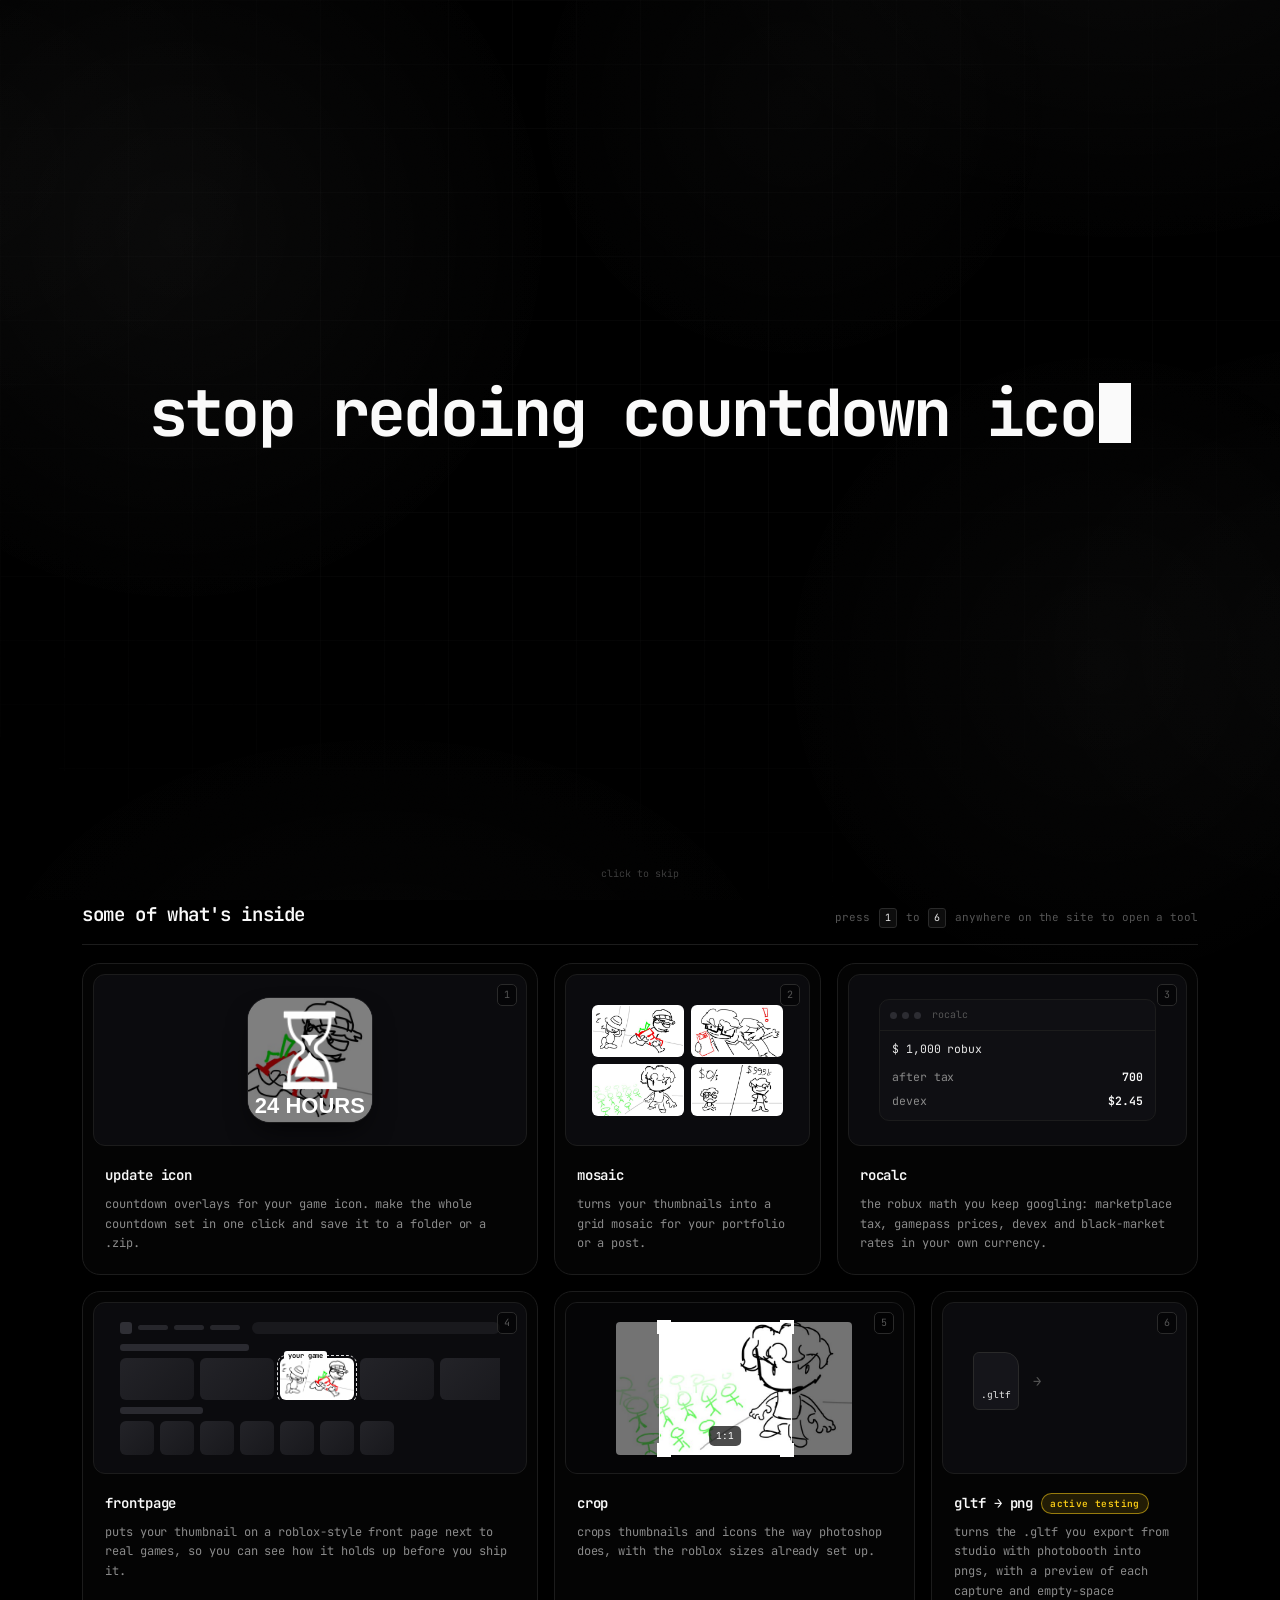
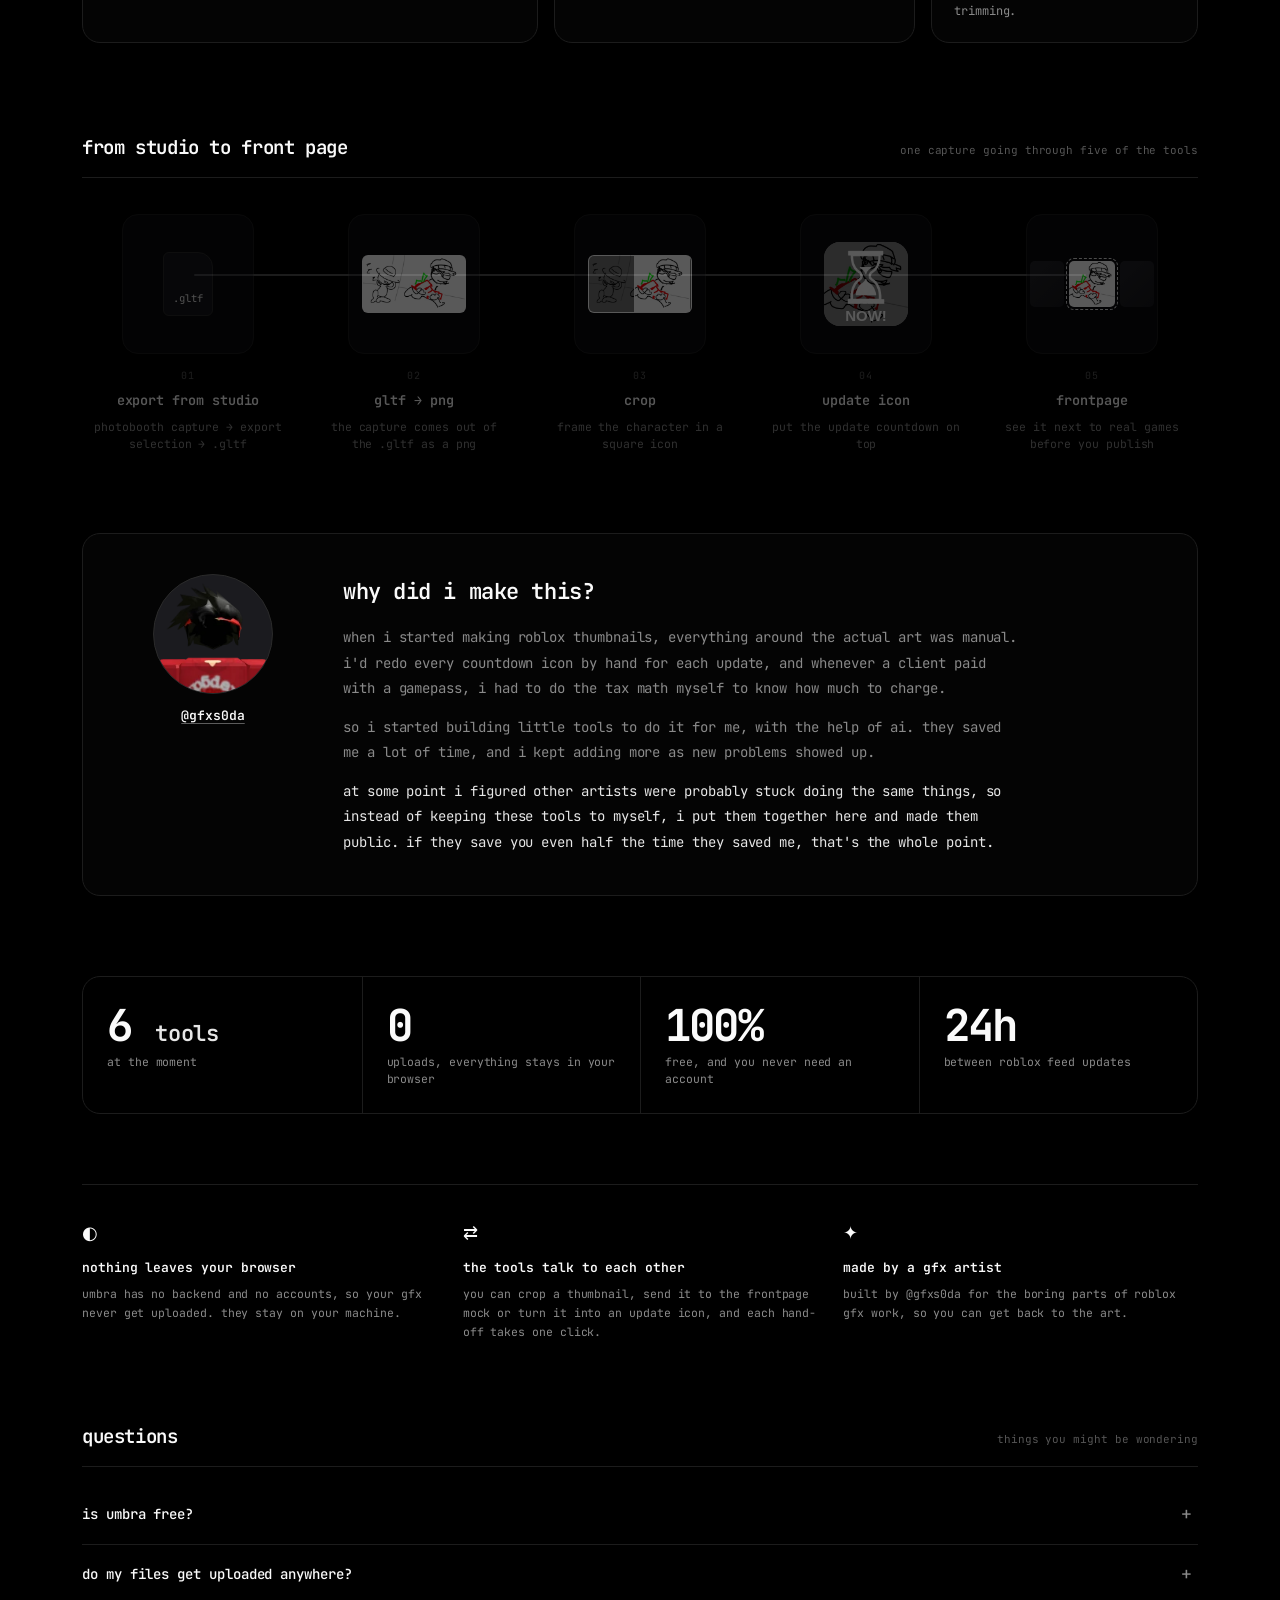
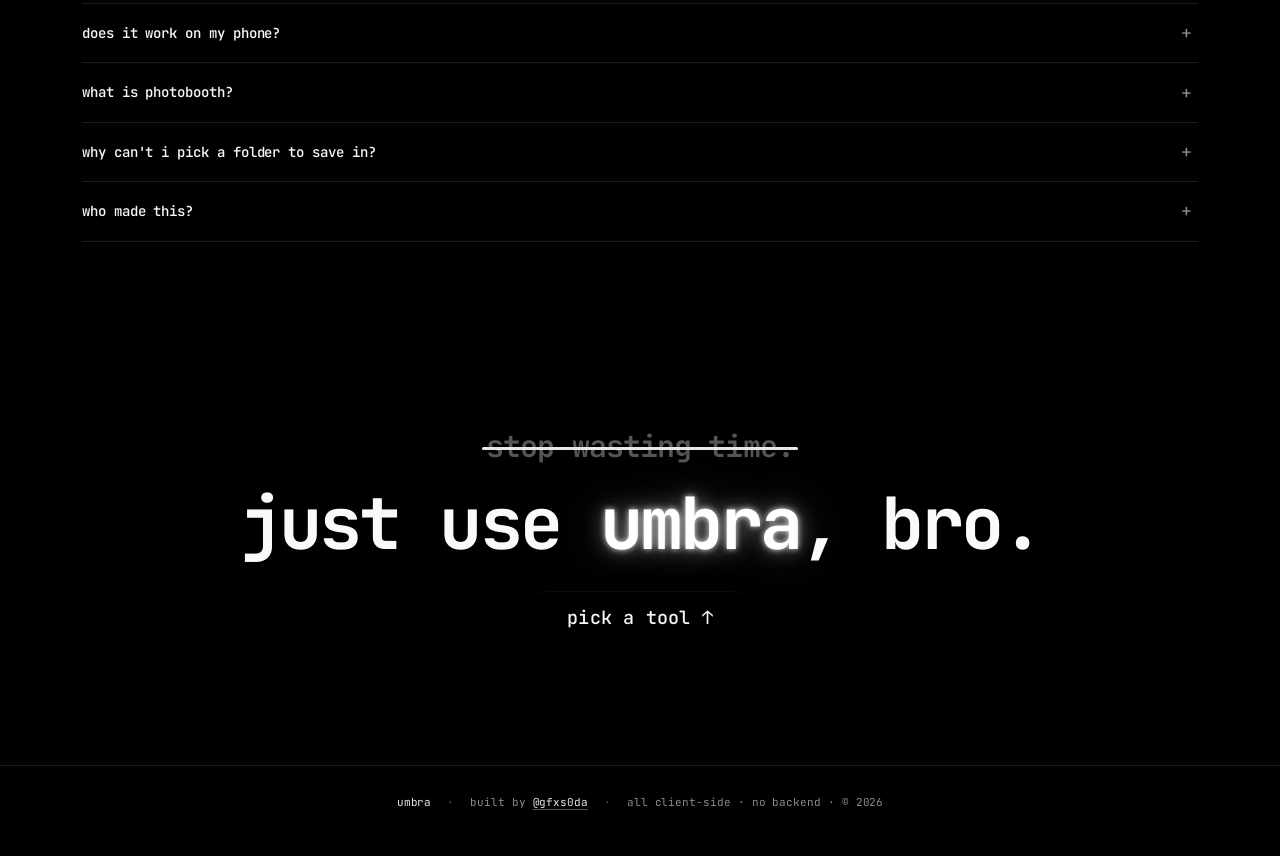
<file: index.html>
<!doctype html>
<html lang="en">
<head>
  <meta charset="utf-8" />
  <meta name="viewport" content="width=device-width, initial-scale=1, viewport-fit=cover" />
  <meta name="color-scheme" content="dark" />
  <meta name="theme-color" content="#060608" />
  <title>umbra — roblox gfx utility hub by @gfxs0da</title>
  <meta name="description" content="umbra — a roblox gfx utility hub by @gfxs0da. countdown icon overlays, thumbnail grid mosaics, a robux calculator, a roblox front-page preview, a photoshop-style crop and a gltf → png extractor for photobooth captures. all client-side, no backend." />

  <!-- social / link previews -->
  <meta property="og:type" content="website" />
  <meta property="og:url" content="https://useumbra.cc/" />
  <meta property="og:title" content="umbra · by @gfxs0da" />
  <meta property="og:description" content="the boring parts of roblox gfx work, done in a few clicks. six free tools, one tab." />
  <meta property="og:image" content="https://useumbra.cc/assets/og.png?v=2" />
  <meta property="og:image:width" content="1200" />
  <meta property="og:image:height" content="630" />
  <meta name="twitter:card" content="summary_large_image" />
  <meta name="twitter:title" content="umbra · by @gfxs0da" />
  <meta name="twitter:description" content="the boring parts of roblox gfx work, done in a few clicks. six free tools, one tab." />
  <meta name="twitter:image" content="https://useumbra.cc/assets/og.png?v=2" />
  <meta name="twitter:site" content="@gfxs0da" />

  <link rel="preload" as="image" href="assets/fav-256.png" />
  <link rel="icon" type="image/png" href="assets/fav-256.png" />
  <link rel="apple-touch-icon" href="assets/fav-256.png" />

  <link rel="preconnect" href="https://fonts.googleapis.com" />
  <link rel="preconnect" href="https://fonts.gstatic.com" crossorigin />
  <link href="https://fonts.googleapis.com/css2?family=Inter:wght@400;500;600;700;800&family=JetBrains+Mono:wght@400;500;600;700;800&display=swap" rel="stylesheet" />

  <link rel="stylesheet" href="css/core.css" />
  <link rel="stylesheet" href="css/update-icon.css" />
  <link rel="stylesheet" href="css/mosaic.css" />
  <link rel="stylesheet" href="css/rocalc.css" />
  <link rel="stylesheet" href="css/frontpage.css" />
  <link rel="stylesheet" href="css/crop.css" />
  <link rel="stylesheet" href="css/gltf.css" />
  <link rel="stylesheet" href="css/home.css" />
</head>
<body>

  <!-- boot / loading screen (neon-outline splash → fades into the hub) -->
  <div id="boot" aria-hidden="true">
    <div class="boot-inner">
      <img class="boot-logo" src="assets/fav-256.png" alt="" />
    </div>
  </div>

  <!-- ambient layer (shared across all tools) -->
  <div class="amb-orbs" aria-hidden="true"></div>
  <div class="amb-grid" aria-hidden="true"></div>
  <div class="amb-particles" aria-hidden="true"><i></i><i></i><i></i><i></i><i></i><i></i><i></i><i></i></div>

  <!-- top nav -->
  <nav class="hubnav" aria-label="tools">
    <a class="hubnav__brand" href="./" title="home">
      <img class="hubnav__logo" src="assets/fav-256.png" alt="umbra" />
      <span class="mark">umbra</span>
      <span class="tag">by <span class="handle">@gfxs0da</span></span>
    </a>
    <div class="hubnav__tabs" role="tablist">
      <span class="hubnav__indicator" aria-hidden="true"></span>
      <button class="hubnav__tab" role="tab" data-tool="update" title="press 1"><span class="ico" aria-hidden="true">⧗</span>update icon</button>
      <button class="hubnav__tab" role="tab" data-tool="mosaic" title="press 2"><span class="ico" aria-hidden="true">▦</span>mosaic</button>
      <button class="hubnav__tab" role="tab" data-tool="rocalc" title="press 3"><span class="ico" aria-hidden="true">∑</span>rocalc</button>
      <button class="hubnav__tab" role="tab" data-tool="frontpage" title="press 4"><span class="ico" aria-hidden="true">⌂</span>frontpage</button>
      <button class="hubnav__tab" role="tab" data-tool="crop" title="press 5"><span class="ico" aria-hidden="true">⛶</span>crop</button>
      <button class="hubnav__tab" role="tab" data-tool="gltf" title="press 6 · active testing"><span class="ico" aria-hidden="true">◈</span>gltf</button>
    </div>
    <span class="hubnav__spacer"></span>
    <span class="hubnav__note"><span class="dot">●</span>all client-side · no backend</span>
  </nav>

  <div class="shell">

    <!-- ======================================================= -->
    <!-- HOME · landing page (site root)                         -->
    <!-- ======================================================= -->
    <section id="tool-home" class="tool" role="tabpanel" aria-label="umbra home">
      <div class="hm-wrap">

        <header class="hm-hero" id="hm-hero">
          <span class="hm-pill"><span class="dot">●</span>roblox gfx toolkit · by @gfxs0da</span>
          <h1 class="hm-title" aria-label="just use umbra, bro.">
            <span class="hm-line" id="hm-line" aria-hidden="true">just use <span class="hm-brand is-lit">umbra</span>, bro.</span><span class="hm-caret" id="hm-caret" aria-hidden="true"></span>
          </h1>
          <p class="hm-sub">the boring parts of roblox gfx work, done in a few clicks. six free tools, one tab.</p>
          <div class="hm-ctas">
            <a class="hm-cta specular-button--lg" href="#hm-tools" id="hm-explore">explore the tools ↓</a>
          </div>
          <span class="hm-skip" aria-hidden="true">click to skip</span>
        </header>

        <section class="hm-tools" id="hm-tools" aria-label="the tools">
          <div class="hm-head">
            <h2>some of what's inside</h2>
            <span class="desc">press <span class="kbd">1</span> to <span class="kbd">6</span> anywhere on the site to open a tool</span>
          </div>
          <div class="hm-bento">

            <!-- 1 · update icon: hourglass flips, the countdown ticks down -->
            <a class="hm-card hm-b-update" href="update" data-go="update">
              <div class="hm-stage" aria-hidden="true">
                <div class="bx-icon">
                  <img class="bx-icon-art" src="assets/home/icon-run.jpg" alt="" loading="lazy" draggable="false"><div class="bx-icon-dark"></div>
                  <img class="bx-hg-img" id="bx-hg-img" alt="" draggable="false">
                  <span class="bx-count" data-cycle="24 HOURS|12 HOURS|5 HOURS|1 HOUR|NOW!">24 HOURS</span>
                </div>
              </div>
              <span class="hm-key">1</span>
              <h3>update icon</h3>
              <p>countdown overlays for your game icon. make the whole countdown set in one click and save it to a folder or a .zip.</p>
            </a>

            <!-- 2 · mosaic: tiles reshuffle into a new grid -->
            <a class="hm-card hm-b-mosaic" href="mosaic" data-go="mosaic">
              <div class="hm-stage" aria-hidden="true">
                <div class="bx-mosaic">
                  <i style="background-image:url(assets/home/thumb-run.jpg)"></i><i style="background-image:url(assets/home/thumb-phone.jpg)"></i>
                  <i style="background-image:url(assets/home/thumb-crowd.jpg)"></i><i style="background-image:url(assets/home/thumb-money.jpg)"></i>
                </div>
              </div>
              <span class="hm-key">2</span>
              <h3>mosaic</h3>
              <p>turns your thumbnails into a grid mosaic for your portfolio or a post.</p>
            </a>

            <!-- 3 · rocalc: a tiny terminal doing the robux math -->
            <a class="hm-card hm-b-rocalc" href="rocalc" data-go="rocalc">
              <div class="hm-stage" aria-hidden="true">
                <div class="bx-term">
                  <div class="bx-term-bar"><i></i><i></i><i></i><span>rocalc</span></div>
                  <div class="bx-term-cmd">$ <span class="bx-rc-in">1,000</span> robux</div>
                  <div class="bx-term-row"><span>after tax</span><b class="bx-rc-tax">700</b></div>
                  <div class="bx-term-row"><span>devex</span><b class="bx-rc-usd">$2.45</b></div>
                </div>
              </div>
              <span class="hm-key">3</span>
              <h3>rocalc</h3>
              <p>the robux math you keep googling: marketplace tax, gamepass prices, devex and black-market rates in your own currency.</p>
            </a>

            <!-- 4 · frontpage: your tile glows inside a scrolling roblox row -->
            <a class="hm-card hm-b-front" href="frontpage" data-go="frontpage">
              <div class="hm-stage" aria-hidden="true">
                <div class="bx-front">
                  <div class="bx-front-bar"><i></i><b></b><b></b><b></b><span></span></div>
                  <div class="bx-front-h"></div>
                  <div class="bx-front-row"><div class="bx-front-track">
                    <i></i><i></i><i class="is-mine"><em>your game</em></i><i></i><i></i><i></i><i></i><i></i><i class="is-mine"><em>your game</em></i><i></i>
                  </div></div>
                  <div class="bx-front-h is-short"></div>
                  <div class="bx-front-row is-sq"><i></i><i></i><i></i><i></i><i></i><i></i><i></i></div>
                </div>
              </div>
              <span class="hm-key">4</span>
              <h3>frontpage</h3>
              <p>puts your thumbnail on a roblox-style front page next to real games, so you can see how it holds up before you ship it.</p>
            </a>

            <!-- 5 · crop: the crop box slides and reshapes, photoshop style -->
            <a class="hm-card hm-b-crop" href="crop" data-go="crop">
              <div class="hm-stage" aria-hidden="true">
                <div class="bx-crop">
                  <div class="bx-crop-img"></div>
                  <div class="bx-crop-box"><i class="c tl"></i><i class="c tr"></i><i class="c bl"></i><i class="c br"></i><span class="r r1">1:1</span><span class="r r2">16:9</span></div>
                </div>
              </div>
              <span class="hm-key">5</span>
              <h3>crop</h3>
              <p>crops thumbnails and icons the way photoshop does, with the roblox sizes already set up.</p>
            </a>

            <!-- 6 · gltf → png: a .gltf opens and drops out its captures -->
            <a class="hm-card hm-b-gltf" href="gltf" data-go="gltf">
              <div class="hm-stage" aria-hidden="true">
                <div class="bx-gltf">
                  <div class="bx-file"><span>.gltf</span></div>
                  <div class="bx-arrow">→</div>
                  <div class="bx-out"><i style="background-image:url(assets/home/thumb-run.jpg)"></i><i style="background-image:url(assets/home/thumb-phone.jpg)"></i><i style="background-image:url(assets/home/thumb-crowd.jpg)"></i><i style="background-image:url(assets/home/thumb-money.jpg)"></i></div>
                  <div class="bx-done">✓ 4 images extracted</div>
                </div>
              </div>
              <span class="hm-key">6</span>
              <h3>gltf → png <span class="hm-wip">active testing</span></h3>
              <p>turns the .gltf you export from studio with photobooth into pngs, with a preview of each capture and empty-space trimming.</p>
            </a>

          </div>
        </section>

        <!-- from studio to front page: one capture travels through the tools as you scroll -->
        <section class="hm-flow" id="hm-flow" aria-label="from studio to front page">
          <div class="hm-head">
            <h2>from studio to front page</h2>
            <span class="desc">one capture going through five of the tools</span>
          </div>
          <div class="hm-flow-track">
            <div class="hm-flow-line" aria-hidden="true"><i id="hm-flow-fill"></i></div>
            <ol class="hm-flow-steps">
              <li class="hm-step" data-go="gltf">
                <div class="hm-step-vis" aria-hidden="true"><div class="fs-file"><span>.gltf</span></div></div>
                <span class="hm-step-n">01</span>
                <h3>export from studio</h3>
                <p>photobooth capture → export selection → .gltf</p>
              </li>
              <li class="hm-step" data-go="gltf">
                <div class="hm-step-vis" aria-hidden="true"><div class="fs-thumb" style="background-image:url(assets/home/thumb-run.jpg)"></div></div>
                <span class="hm-step-n">02</span>
                <h3>gltf → png</h3>
                <p>the capture comes out of the .gltf as a png</p>
              </li>
              <li class="hm-step" data-go="crop">
                <div class="hm-step-vis" aria-hidden="true"><div class="fs-thumb fs-crop" style="background-image:url(assets/home/thumb-run.jpg)"><i></i></div></div>
                <span class="hm-step-n">03</span>
                <h3>crop</h3>
                <p>frame the character in a square icon</p>
              </li>
              <li class="hm-step" data-go="update">
                <div class="hm-step-vis" aria-hidden="true"><div class="fs-icon" style="background-image:url(assets/home/icon-run.jpg)"><img class="fs-hg" alt="" draggable="false"><span>NOW!</span></div></div>
                <span class="hm-step-n">04</span>
                <h3>update icon</h3>
                <p>put the update countdown on top</p>
              </li>
              <li class="hm-step" data-go="frontpage">
                <div class="hm-step-vis" aria-hidden="true"><div class="fs-front"><i></i><i class="is-mine" style="background-image:url(assets/home/icon-run.jpg)"></i><i></i></div></div>
                <span class="hm-step-n">05</span>
                <h3>frontpage</h3>
                <p>see it next to real games before you publish</p>
              </li>
            </ol>
          </div>
        </section>

        <!-- why did i make this -->
        <section class="hm-story" aria-label="why did i make this">
          <div class="hm-story-me">
            <img src="assets/frontpage/s0da.png" alt="@gfxs0da's roblox avatar" width="120" height="120" decoding="async">
            <a class="hm-link" href="https://x.com/gfxs0da" target="_blank" rel="noopener noreferrer">@gfxs0da</a>
          </div>
          <div class="hm-story-text">
            <h2>why did i make this?</h2>
            <p>when i started making roblox thumbnails, everything around the actual art was manual. i'd redo every countdown icon by hand for each update, and whenever a client paid with a gamepass, i had to do the tax math myself to know how much to charge.</p>
            <p>so i started building little tools to do it for me, with the help of ai. they saved me a lot of time, and i kept adding more as new problems showed up.</p>
            <p>at some point i figured other artists were probably stuck doing the same things, so instead of keeping these tools to myself, i put them together here and made them public. if they save you even half the time they saved me, that's the whole point.</p>
          </div>
        </section>

        <!-- numbers -->
        <section class="hm-stats" id="hm-stats" aria-label="umbra in numbers">
          <div class="hm-stat"><b data-count="6" data-unit="tools">6 <small>tools</small></b><span>at the moment</span></div>
          <div class="hm-stat"><b data-count="0">0</b><span>uploads, everything stays in your browser</span></div>
          <div class="hm-stat"><b data-count="100" data-suffix="%">100%</b><span>free, and you never need an account</span></div>
          <div class="hm-stat"><b data-count="24" data-suffix="h">24h</b><span>between roblox feed updates</span></div>
        </section>

        <section class="hm-why" aria-label="why umbra">
          <div class="hm-why-item">
            <span class="hm-why-ico" aria-hidden="true">◐</span>
            <h3>nothing leaves your browser</h3>
            <p>umbra has no backend and no accounts, so your gfx never get uploaded. they stay on your machine.</p>
          </div>
          <div class="hm-why-item">
            <span class="hm-why-ico" aria-hidden="true">⇄</span>
            <h3>the tools talk to each other</h3>
            <p>you can crop a thumbnail, send it to the frontpage mock or turn it into an update icon, and each hand-off takes one click.</p>
          </div>
          <div class="hm-why-item">
            <span class="hm-why-ico" aria-hidden="true">✦</span>
            <h3>made by a gfx artist</h3>
            <p>built by @gfxs0da for the boring parts of roblox gfx work, so you can get back to the art.</p>
          </div>
        </section>

        <!-- faq -->
        <section class="hm-faq" aria-label="questions">
          <div class="hm-head">
            <h2>questions</h2>
            <span class="desc">things you might be wondering</span>
          </div>
          <details class="hm-q"><summary>is umbra free?</summary><p>yes. every tool is free, and there's no account, watermark or usage limit.</p></details>
          <details class="hm-q"><summary>do my files get uploaded anywhere?</summary><p>no. everything runs inside your browser, so your thumbnails, icons and gltf files never leave your machine. the only thing umbra loads from outside is the roblox front page data for the frontpage mock.</p></details>
          <details class="hm-q"><summary>does it work on my phone?</summary><p>mostly, yes. the tools are built for desktop first, and saving straight into a folder only works in chrome, edge and opera on a computer. on a phone the files go to your downloads.</p></details>
          <details class="hm-q"><summary>what is photobooth?</summary><p>a roblox studio plugin by <a class="hm-link" href="https://x.com/EgoMoose" target="_blank" rel="noopener noreferrer">egomoose</a> that captures renders of your workspace. export the capture mesh parts as a .gltf and drop it into <b>gltf → png</b> to get the images out.</p></details>
          <details class="hm-q"><summary>why can't i pick a folder to save in?</summary><p>your browser doesn't allow it. use chrome, edge or opera. in brave, turn on <b>brave://flags/#file-system-access-api</b>. downloads and .zip work everywhere.</p></details>
          <details class="hm-q"><summary>who made this?</summary><p><a class="hm-link" href="https://x.com/gfxs0da" target="_blank" rel="noopener noreferrer">@gfxs0da</a>, a roblox gfx artist who got tired of doing the boring parts by hand.</p></details>
        </section>

        <!-- final cta -->
        <section class="hm-end" id="hm-end" aria-label="get started">
          <p class="hm-end-stop"><span>stop wasting time.</span></p>
          <p class="hm-end-go">just use <span class="hm-brand">umbra</span>, bro.</p>
          <a class="hm-cta specular-button--lg" href="#hm-tools" id="hm-end-btn">pick a tool ↑</a>
        </section>


      </div>
    </section>


    <!-- ======================================================= -->
    <!-- TOOL 1 · UPDATE ICON                                    -->
    <!-- ======================================================= -->
    <section id="tool-update" class="tool" role="tabpanel" aria-label="update icon">
      <div class="wrap">

        <div class="ui-head">
          <div>
            <h1>update <span class="accent">icon</span></h1>
            <p class="sub">countdown-overlay generator for roblox game icons · <span id="ui-count">0</span> loaded</p>
          </div>
          <span class="privacy">processed locally for privacy</span>
        </div>

        <div class="ui-layout">

          <!-- controls -->
          <aside class="ui-controls glass" data-native-scroll>

            <section class="section">
              <div class="section-header"><span class="num">01</span><h2>upload</h2><span class="desc">unlimited</span></div>
              <div class="dropzone" id="ui-dropzone">
                <div class="main">drag, paste or click</div>
                <div class="hint">png / jpg · <span class="kbd">ctrl+v</span> to paste · no cap · non-square → auto 1:1</div>
                <input type="file" id="ui-file" accept="image/*" multiple>
              </div>
            </section>

            <section class="section">
              <div class="section-header"><span class="num">02</span><h2>style</h2><span class="desc">live on all icons</span></div>

              <div class="ui-srow">
                <div class="ui-srow-top"><span>bg darkness</span><span class="val" id="ui-darkness-v">50%</span></div>
                <input type="range" id="ui-darkness" min="0" max="100" value="50" aria-label="bg darkness">
              </div>
              <div class="ui-overlay-row">
                <div class="ui-srow-top"><span>overlay</span></div>
                <div class="chip-row" id="ui-overlay">
                  <button class="chip active" data-overlay="hourglass" title="the rovisuals hourglass">hourglass</button>
                  <button class="chip" data-overlay="custom" title="upload a png / svg / webp overlay">custom</button>
                  <button class="chip chip-add" data-overlay-upload title="upload a png / svg / webp overlay">+ upload</button>
                </div>
                <input type="file" id="ui-overlay-file" accept="image/png,image/webp,image/svg+xml,.svg" hidden>
              </div>
              <div class="ui-srow">
                <div class="ui-srow-top"><span>overlay size</span><span class="val" id="ui-hgsize-v">100%</span></div>
                <input type="range" id="ui-hgsize" min="0" max="100" value="100" aria-label="overlay size">
              </div>
              <div class="ui-srow">
                <div class="ui-srow-top"><span>overlay pos y</span><span class="val" id="ui-hgposy-v">0%</span></div>
                <input type="range" id="ui-hgposy" min="-100" max="100" value="0" aria-label="overlay pos y">
              </div>
              <div class="ui-srow">
                <div class="ui-srow-top"><span>text size</span><span class="val" id="ui-textsize-v">18%</span></div>
                <input type="range" id="ui-textsize" min="0" max="50" value="18" aria-label="text size">
              </div>
              <div class="ui-srow">
                <div class="ui-srow-top"><span>text pos y</span><span class="val" id="ui-textposy-v">+12%</span></div>
                <input type="range" id="ui-textposy" min="-100" max="100" value="12" aria-label="text pos y">
              </div>
              <div class="row">
                <span class="row-label">black outline</span>
                <span class="row-value">
                  <label class="toggle" title="stroke text + overlay in black">
                    <input type="checkbox" id="ui-outline">
                    <span class="toggle-switch"></span>
                  </label>
                </span>
              </div>
              <div class="ui-srow">
                <div class="ui-srow-top"><span>outline width</span><span class="val" id="ui-outlinew-v">1%</span></div>
                <input type="range" id="ui-outlinew" min="0" max="6" value="1" aria-label="outline width">
              </div>
            </section>

            <section class="section">
              <div class="section-header"><span class="num">03</span><h2>presets</h2><span class="desc">style only</span></div>
              <div class="chip-row" id="ui-presets">
                <button class="chip" data-preset-default title="reset to defaults">default</button>
                <button class="chip chip-add" id="ui-save-preset" title="save current style settings">+ save</button>
              </div>
            </section>

            <section class="section">
              <div class="section-header"><span class="num">04</span><h2>export</h2><span class="desc">prefix · destination · format</span></div>
              <input type="text" class="text-input" id="ui-prefix" placeholder="filename prefix — e.g. client_money" spellcheck="false" autocomplete="off" maxlength="40" />
              <div class="ui-save-row">
                <div class="ui-srow-top"><span>save to</span></div>
                <div class="chip-row" id="ui-saveto" role="radiogroup" aria-label="save to">
                  <button class="chip active" type="button" data-saveto="downloads" role="radio" aria-checked="true" title="the browser's downloads folder">downloads</button>
                  <button class="chip" type="button" data-saveto="folder" role="radio" aria-checked="false" title="save straight into a folder you pick">folder</button>
                </div>
                <div class="ui-folder" id="ui-folder" hidden>
                  <svg class="ui-folder-ico" viewBox="0 0 24 24" width="14" height="14" fill="none" stroke="currentColor" stroke-width="1.8" stroke-linecap="round" stroke-linejoin="round" aria-hidden="true"><path d="M3 7a2 2 0 0 1 2-2h4l2 2h8a2 2 0 0 1 2 2v8a2 2 0 0 1-2 2H5a2 2 0 0 1-2-2z"/></svg>
                  <span class="ui-folder-name is-empty" id="ui-folder-name">no folder yet</span>
                  <button class="ui-folder-change" id="ui-folder-change" type="button">choose</button>
                </div>
              </div>
              <div class="ui-save-row">
                <div class="ui-srow-top"><span>format</span></div>
                <div class="chip-row" id="ui-format" role="radiogroup" aria-label="download all format">
                  <button class="chip active" type="button" data-format="png" role="radio" aria-checked="true" title="one png per icon">png files</button>
                  <button class="chip" type="button" data-format="zip" role="radio" aria-checked="false" title="every icon in one .zip">.zip</button>
                </div>
              </div>
              <div class="ui-actions">
                <button class="btn btn-primary grow" id="ui-dl-all" disabled>download all</button>
                <button class="btn" id="ui-clear" disabled>clear</button>
              </div>
            </section>

          </aside>

          <!-- gallery -->
          <section class="ui-gallery" id="ui-gallery" aria-label="loaded icons">
            <div class="ui-empty" id="ui-empty">
              <div class="big">no icons yet</div>
              <div class="small">drag images in, <span class="kbd">ctrl+v</span> paste, or click upload — load as many as you want</div>
            </div>
          </section>

        </div>
      </div>
      <div class="toast" id="ui-toast" role="status" aria-live="polite"></div>
    </section>


    <!-- ======================================================= -->
    <!-- TOOL 2 · MOSAIC  (ported from dgolaus/Mosaic)            -->
    <!-- ======================================================= -->
    <section id="tool-mosaic" class="tool" role="tabpanel" aria-label="mosaic">
      <main class="app">

        <header class="mosaic-head">
          <div class="head-left">
            <h1>Mosaic <span class="head-by">by <a class="handle" href="https://github.com/dgolaus" target="_blank" rel="noopener">@gfxs0da</a></span></h1>
          </div>
          <div class="head-right">
            <span class="meta">roblox-style grid generator</span>
            <span class="shortcuts">
              <span><span class="kbd">ctrl+v</span> paste</span>
              <span><span class="kbd">ctrl+z</span> undo</span>
            </span>
          </div>
        </header>

        <div class="main-grid">

          <aside class="controls">

            <section class="section">
              <div class="section-header"><span class="num">01</span><h2>format</h2></div>
              <div class="chip-row" id="formatButtons">
                <button class="chip" data-cols="2" data-rows="2">2 × 2</button>
                <button class="chip" data-cols="3" data-rows="2">3 × 2</button>
                <button class="chip" data-cols="4" data-rows="2">4 × 2</button>
                <button class="chip active" data-cols="3" data-rows="3">3 × 3</button>
                <button class="chip" data-cols="4" data-rows="3">4 × 3</button>
              </div>
            </section>

            <section class="section">
              <div class="section-header"><span class="num">02</span><h2>ratio</h2></div>
              <div class="chip-row" id="ratioButtons">
                <button class="chip active" data-rw="16" data-rh="9">16 : 9</button>
                <button class="chip" data-rw="1"  data-rh="1">1 : 1</button>
                <button class="chip" data-rw="4"  data-rh="5">4 : 5</button>
              </div>
            </section>

            <section class="section">
              <div class="section-header"><span class="num">03</span><h2>adjust</h2></div>
              <div class="row">
                <span class="row-label">gap</span>
                <span class="row-value">
                  <input type="range" id="gapSlider" min="0" max="20" value="4" aria-label="gap">
                  <span class="val" id="gapValue">4px</span>
                </span>
              </div>
              <div class="row">
                <span class="row-label">rounded corners</span>
                <span class="row-value">
                  <label class="toggle" title="toggle rounded corners">
                    <input type="checkbox" id="roundedToggle">
                    <span class="toggle-switch"></span>
                  </label>
                </span>
              </div>
              <div class="row">
                <span class="row-label">filters</span>
                <span class="row-value">
                  <div class="chip-row" id="filterButtons">
                    <button class="chip chip-toggle" data-filter="saturate" title="boost color saturation">sat</button>
                    <button class="chip chip-toggle" data-filter="contrast" title="boost contrast">contrast</button>
                    <button class="chip chip-toggle" data-filter="vignette" title="darken edges">vignette</button>
                  </div>
                </span>
              </div>
            </section>

            <section class="section">
              <div class="section-header"><span class="num">04</span><h2>presets</h2></div>
              <div class="chip-row" id="presetRow">
                <button class="chip" data-preset-default title="3×3 · 16:9 · gap 4px · no filters">default</button>
                <button class="chip chip-add" id="savePresetBtn" title="save current settings">+ save</button>
              </div>
            </section>

            <section class="section">
              <div class="section-header"><span class="num">05</span><h2>images</h2></div>
              <div class="dropzone" id="mosaicDropzone">
                <div class="main">drag, paste or click</div>
                <div class="hint">or drop onto a specific preview slot</div>
                <input type="file" id="mosaicFileInput" accept="image/*" multiple>
              </div>
              <div class="counter-bar">
                <span><strong id="loadedCount">0</strong>/<span id="totalSlots">9</span> images</span>
                <span class="cache-hint" id="cacheHint" title="images outside the visible grid, recoverable"></span>
              </div>
            </section>

            <section class="section">
              <div class="section-header"><span class="num">06</span><h2>boards</h2><span class="desc">settings + images</span></div>
              <div class="chip-row" id="boardRow">
                <button class="chip chip-add" id="saveBoardBtn" title="save this whole mosaic — grid, settings and images — to reload and edit later">+ save board</button>
              </div>
            </section>

          </aside>

          <div class="preview-col">
            <div class="preview-meta">
              <span class="title"><span class="num">07</span> preview</span>
              <span class="info"><b id="gridSizeHint">3×3 · 16:9</b> · drag between slots to reorder</span>
            </div>
            <div class="preview-wrap">
              <div class="grid-preview" id="gridPreview"></div>
            </div>
          </div>

        </div>

        <footer class="actions">
          <div class="actions-left">
            <button class="btn" id="clearBtn" title="clears all images (grid + cache)">clear</button>
            <button class="btn" id="autoArrangeBtn" disabled title="reorders best-to-worst by engagement (color, contrast, central focus)">auto-arrange</button>
            <button class="btn" id="shareBtn" title="copies a link with the current settings (no images)">share</button>
          </div>
          <div class="actions-right">
            <div class="select-wrap">
              <span class="select-label">resolution</span>
              <select class="select" id="exportRes" title="final PNG width">
                <option value="1920">1080p</option>
                <option value="2560">2k</option>
                <option value="3840">4k</option>
              </select>
            </div>
            <button class="btn btn-primary" id="downloadBtn" disabled>download png</button>
          </div>
        </footer>

      </main>
      <div class="toast" id="mosaicToast"></div>
    </section>


    <!-- ======================================================= -->
    <!-- TOOL 3 · ROCALC  (ported from dgolaus/RoCalc)           -->
    <!-- ======================================================= -->
    <section id="tool-rocalc" class="tool" role="tabpanel" aria-label="rocalc">
      <div class="wrap">

        <section class="hero">
          <h1>robux calculator suite</h1>
          <p class="meta nav">
            <a class="nav-item" href="#sec-tax">tax</a><span class="nav-sep">·</span><a class="nav-item" href="#sec-gamepass">gamepass</a><span class="nav-sep">·</span><a class="nav-item" href="#sec-devex">devex</a><span class="nav-sep">·</span><a class="nav-item" href="#sec-bm">black market</a>
          </p>
        </section>

        <!-- stats -->
        <section class="section">
          <header class="section__head">
            <span class="section__title">stats</span>
          </header>
          <div class="row">
            <span class="row__label has-info" tabindex="0" data-info="30% applies to game passes, dev products and classic clothing. 3D avatar items use a progressive 30→70% revenue share.">marketplace fee</span>
            <span class="row__value" aria-live="polite" data-stat="fee">30%</span>
          </div>
          <div class="row">
            <span class="row__label has-info" tabindex="0" data-info="official devex rate since 2025-09-05 ($0.0038 per robux). minimum cashout is 30,000 robux.">devex 100k robux</span>
            <span class="row__value" aria-live="polite" data-stat="devex">$380</span>
          </div>
          <div class="row">
            <span class="row__label has-info" tabindex="0" data-info="pulled live from open.er-api.com. refreshes every 30min and when you return to the tab.">usd → brl</span>
            <span class="row__value" aria-live="polite" data-stat="usdbrl">R$ 4,92</span>
          </div>
        </section>

        <!-- tax -->
        <section class="section" id="sec-tax">
          <header class="section__head">
            <span class="section__title">tax</span>
            <span class="section__actions">
              <button class="text-btn" type="button" data-clear="tax">clear</button>
            </span>
          </header>
          <p class="section__desc">roblox keeps 30% on marketplace sales. bidirectional — fill in either field.</p>

          <div class="row">
            <label class="row__label" for="tax-gross">robux before fee</label>
            <div class="input-with-suffix">
              <input id="tax-gross" type="text" inputmode="numeric" placeholder="0" autocomplete="off" spellcheck="false" />
              <span class="suffix">robux</span>
            </div>
          </div>
          <div class="row">
            <label class="row__label" for="tax-net">robux after fee</label>
            <div class="input-with-suffix">
              <input id="tax-net" type="text" inputmode="numeric" placeholder="0" autocomplete="off" spellcheck="false" />
              <span class="suffix">robux</span>
            </div>
          </div>
          <div class="row">
            <span class="row__label">roblox keeps</span>
            <span class="row__value" aria-live="polite">
              <span data-tax-fee>0 robux</span>
              <span class="row__sep">·</span>
              <span data-tax-rate>30%</span>
            </span>
          </div>

          <div class="presets">
            <span class="label">quick:</span>
            <button class="preset" type="button" data-preset="tax" data-value="1000">1k</button>
            <button class="preset" type="button" data-preset="tax" data-value="10000">10k</button>
            <button class="preset" type="button" data-preset="tax" data-value="100000">100k</button>
            <button class="preset" type="button" data-preset="tax" data-value="1000000">1m</button>
          </div>
        </section>

        <!-- gamepass -->
        <section class="section" id="sec-gamepass">
          <header class="section__head">
            <span class="section__title">gamepass</span>
          </header>
          <p class="section__desc">set the gamepass price based on how much you want to receive. same logic as tax, inverted framing.</p>

          <div class="row">
            <label class="row__label" for="gp-target">i want to receive</label>
            <div class="input-with-suffix">
              <input id="gp-target" type="text" inputmode="numeric" placeholder="0" autocomplete="off" spellcheck="false" />
              <span class="suffix">robux</span>
            </div>
          </div>
          <div class="row">
            <span class="row__label">list the gamepass for</span>
            <span class="row__value" aria-live="polite">
              <span data-gp-list>0 robux</span>
            </span>
          </div>
          <div class="row">
            <span class="row__label">roblox will keep</span>
            <span class="row__value" aria-live="polite">
              <span data-gp-fee>0 robux</span>
            </span>
          </div>
        </section>

        <!-- devex -->
        <section class="section" id="sec-devex">
          <header class="section__head">
            <span class="section__title">devex</span>
            <span class="section__actions">
              <button class="text-btn" type="button" data-clear="devex">clear</button>
            </span>
          </header>
          <p class="section__desc">robux ↔ usd ↔ brl at the official developer exchange rate. tri-directional.</p>

          <div class="row">
            <label class="row__label" for="dx-robux">robux</label>
            <div class="input-with-suffix">
              <input id="dx-robux" type="text" inputmode="numeric" placeholder="0" autocomplete="off" spellcheck="false" />
              <span class="suffix">robux</span>
            </div>
          </div>
          <div class="row">
            <label class="row__label" for="dx-usd">usd</label>
            <div class="input-with-suffix">
              <span class="prefix">$</span>
              <input id="dx-usd" type="text" inputmode="decimal" placeholder="0.00" autocomplete="off" spellcheck="false" />
            </div>
          </div>
          <div class="row">
            <label class="row__label" for="dx-brl">brl</label>
            <div class="input-with-suffix">
              <span class="prefix">R$</span>
              <input id="dx-brl" type="text" inputmode="decimal" placeholder="0,00" autocomplete="off" spellcheck="false" />
            </div>
          </div>

          <p class="warn-msg" data-devex-warn aria-live="polite" hidden></p>

          <div class="toggle-row">
            <label class="toggle" for="precision-toggle">
              <input id="precision-toggle" type="checkbox" />
              <span class="toggle__switch" aria-hidden="true"></span>
              <span>precision mode</span>
            </label>
            <div class="presets">
              <span class="label">quick:</span>
              <button class="preset" type="button" data-preset="devex" data-value="30000">min 30k</button>
              <button class="preset" type="button" data-preset="devex" data-value="100000">100k</button>
              <button class="preset" type="button" data-preset="devex" data-value="1000000">1m</button>
            </div>
          </div>

          <details>
            <summary>usd → brl rate</summary>
            <div class="row">
              <label class="row__label" for="dx-rate">manual rate</label>
              <div class="input-with-suffix">
                <span class="prefix">R$</span>
                <input id="dx-rate" type="text" inputmode="decimal" placeholder="0,00" autocomplete="off" spellcheck="false" />
                <button class="text-btn" type="button" data-action="reset-rate">reset</button>
              </div>
            </div>
            <p data-rate-source style="color:var(--dim);font-size:11px;margin:8px 0 0">
              <span>live rate:</span>
              <span data-rate-display aria-live="polite">—</span>
            </p>
          </details>
        </section>

        <!-- black market -->
        <section class="section section--blackmarket" id="sec-bm">
          <header class="section__head">
            <span class="section__title">black market</span>
            <span class="section__actions">
              <button class="text-btn" type="button" data-clear="bm">clear</button>
            </span>
          </header>

          <div class="bm-warning" role="note">
            <span class="icon" aria-hidden="true">⚠</span>
            <p>selling robux outside the <strong>developer exchange</strong> program violates roblox's terms of service and can result in account termination. this calculator is informational only.</p>
          </div>

          <div class="bm-sub" data-bm>
            <h3 class="bm-sub__title">
              <button class="bm-cur" type="button" data-bm-cur-open aria-haspopup="listbox" aria-expanded="false" aria-controls="bm-cur-menu" aria-label="change currency (now brl)"><span data-bm-code>brl</span><span class="bm-cur__caret" aria-hidden="true">▾</span></button>
              parallel
            </h3>
            <div class="bm-cur-menu" id="bm-cur-menu" data-bm-menu hidden>
              <input class="bm-cur-menu__search" id="bm-cur-search" type="text" role="combobox" aria-expanded="true" aria-autocomplete="list" aria-controls="bm-cur-list" aria-label="search currency" placeholder="search currency…" autocomplete="off" spellcheck="false" />
              <ul class="bm-cur-menu__list" id="bm-cur-list" role="listbox" aria-label="currency" data-native-scroll></ul>
              <p class="bm-cur-menu__empty" data-bm-empty hidden>no match</p>
            </div>
            <div class="row">
              <label class="row__label" for="bm-price">price per 1k robux</label>
              <div class="input-with-suffix">
                <button class="prefix bm-cur-prefix" type="button" data-bm-cur-open data-bm-sym aria-haspopup="listbox" aria-expanded="false" aria-controls="bm-cur-menu" aria-label="change currency (now brl)">R$</button>
                <input id="bm-price" type="text" inputmode="decimal" placeholder="0,00" autocomplete="off" spellcheck="false" />
              </div>
            </div>
            <div class="row">
              <label class="row__label" for="bm-robux">amount</label>
              <div class="input-with-suffix">
                <input id="bm-robux" type="text" inputmode="numeric" placeholder="0" autocomplete="off" spellcheck="false" />
                <span class="suffix">robux</span>
              </div>
            </div>
            <div class="row">
              <label class="row__label" for="bm-value">value</label>
              <div class="input-with-suffix">
                <button class="prefix bm-cur-prefix" type="button" data-bm-cur-open data-bm-sym aria-haspopup="listbox" aria-expanded="false" aria-controls="bm-cur-menu" aria-label="change currency (now brl)">R$</button>
                <input id="bm-value" type="text" inputmode="decimal" placeholder="0,00" autocomplete="off" spellcheck="false" />
              </div>
            </div>
            <p class="compare" data-compare aria-live="polite" hidden>
              <span>at the official devex:</span>
              <span data-devex-equiv>—</span>
              <span class="diff" data-diff></span>
            </p>
          </div>
        </section>

        <footer class="footer">
          <p>not affiliated with roblox corporation. robux, devex and related marks belong to roblox.</p>
          <p>
            <a href="https://x.com/gfxs0da" target="_blank" rel="noopener noreferrer">x @gfxs0da</a><span class="sep">·</span><button class="text-btn" type="button" data-action="share">share</button><span class="sep">·</span><span data-build-info>rates verified 2026-05-09</span>
          </p>
        </footer>

      </div>
      <div class="toast" data-toast role="status" aria-live="polite" aria-atomic="true"></div>
    </section>

    <!-- ======================================================= -->
    <!-- TOOL 4 · FRONTPAGE                                      -->
    <!-- ======================================================= -->
    <section id="tool-frontpage" class="tool" role="tabpanel" aria-label="frontpage">
      <div class="wrap">

        <div class="fp-head">
          <div>
            <h1>front<span class="accent">page</span></h1>
            <p class="sub">see your thumbnail on a roblox-style front page · <span id="fp-feed-info">loading neighbors…</span></p>
          </div>
          <span class="privacy">processed locally for privacy</span>
        </div>

        <div class="fp-layout">

          <!-- controls -->
          <aside class="fp-controls glass">

            <section class="section">
              <div class="section-header"><span class="num">01</span><h2>your game</h2><span class="desc">how it shows up</span></div>
              <div class="fp-fields">
                <label class="fp-field fp-field--full"><span>name</span>
                  <input type="text" class="text-input" id="fp-name" placeholder="Your Game" maxlength="60" spellcheck="false" autocomplete="off"></label>
                <label class="fp-field fp-field--full"><span>creator</span>
                  <input type="text" class="text-input" id="fp-creator" placeholder="you" maxlength="40" spellcheck="false" autocomplete="off"></label>
                <label class="fp-field"><span>rating %</span>
                  <input type="number" class="text-input" id="fp-rating" min="0" max="100" step="1" inputmode="numeric"></label>
                <label class="fp-field"><span>players</span>
                  <input type="text" class="text-input" id="fp-players" placeholder="1.2K" maxlength="12" spellcheck="false" autocomplete="off"></label>
              </div>
              <div class="dropzone" id="fp-dropzone" role="button" tabindex="0" aria-label="upload thumbnail">
                <div class="main">thumbnail · drag, paste or click</div>
                <div class="hint">16:9 png / jpg · <span class="kbd">ctrl+v</span> to paste · replaces the active variant</div>
                <input type="file" id="fp-file" accept="image/*" multiple>
              </div>

              <div class="fp-icon" id="fp-icon">
                <div class="fp-icon-prev" aria-hidden="true"><img id="fp-icon-prev" alt="" draggable="false"></div>
                <div class="fp-icon-main">
                  <div class="fp-icon-acts">
                    <div class="dropzone fp-icon-drop" id="fp-icon-drop" role="button" tabindex="0" aria-label="upload icon" title="your own square icon · drop, or click to pick · non-square is center-cropped">
                      <div class="main">upload icon</div>
                      <input type="file" id="fp-icon-file" accept="image/*">
                    </div>
                    <button type="button" class="btn fp-icon-crop" id="fp-icon-crop" title="add a thumbnail first" disabled>crop from thumbnail →</button>
                  </div>
                  <p class="fp-icon-status"><span class="fp-icon-label">icon</span> <span id="fp-icon-src" aria-live="polite">center crop (auto)</span><span id="fp-icon-mine" hidden> · <button type="button" class="fp-link" id="fp-icon-remove" title="drop your icon and go back to the center crop">remove</button></span></p>
                </div>
              </div>
            </section>

            <section class="section" id="fp-var-sec">
              <div class="section-header"><span class="num">02</span><h2>variants</h2><span class="desc">a/b up to 4</span></div>
              <div class="chip-row fp-variants" id="fp-variants">
                <button type="button" class="chip chip-add" id="fp-var-add" title="add another thumbnail to compare">+ variant</button>
                <input type="file" id="fp-var-file" accept="image/*" multiple hidden>
              </div>
              <div class="row">
                <span class="row-label">mode</span>
                <span class="row-value fp-seg">
                  <button type="button" class="chip" data-set="varMode" data-val="flip" title="one slot — cycle variants with ← →">flip</button>
                  <button type="button" class="chip" data-set="varMode" data-val="spread" title="every variant gets its own slot">spread</button>
                </span>
              </div>
              <div class="row">
                <span class="row-label">active</span>
                <span class="row-value fp-cycle">
                  <button type="button" class="chip" id="fp-var-prev" aria-label="previous variant">‹</button>
                  <span class="val" id="fp-var-label">no variants</span>
                  <button type="button" class="chip" id="fp-var-next" aria-label="next variant">›</button>
                  <span class="fp-keys"><span class="kbd">←</span><span class="kbd">→</span></span>
                </span>
              </div>
            </section>

            <section class="section">
              <div class="section-header"><span class="num">03</span><h2>view</h2><span class="desc">the page around you</span></div>
              <div class="row">
                <span class="row-label">page</span>
                <span class="row-value fp-seg">
                  <button type="button" class="chip" data-set="page" data-val="home">home</button>
                  <button type="button" class="chip" data-set="page" data-val="search">search</button>
                  <button type="button" class="chip" data-set="page" data-val="charts">charts</button>
                </span>
              </div>
              <div class="row">
                <span class="row-label">device</span>
                <span class="row-value fp-seg">
                  <button type="button" class="chip" data-set="device" data-val="desktop">desktop</button>
                  <button type="button" class="chip" data-set="device" data-val="mobile">mobile</button>
                </span>
              </div>
              <div class="row">
                <span class="row-label">theme</span>
                <span class="row-value fp-seg">
                  <button type="button" class="chip" data-set="theme" data-val="dark">dark</button>
                  <button type="button" class="chip" data-set="theme" data-val="light">light</button>
                </span>
              </div>
              <div class="row">
                <span class="row-label">language</span>
                <span class="row-value fp-seg">
                  <button type="button" class="chip" data-set="lang" data-val="en">en</button>
                  <button type="button" class="chip" data-set="lang" data-val="pt">pt-br</button>
                </span>
              </div>
              <div class="row">
                <span class="row-label">sidebar</span>
                <span class="row-value">
                  <label class="toggle" title="show the left navigation (desktop)">
                    <input type="checkbox" id="fp-sidebar" aria-label="sidebar">
                    <span class="toggle-switch"></span>
                  </label>
                </span>
              </div>
              <div class="row">
                <span class="row-label">density</span>
                <span class="row-value fp-seg">
                  <button type="button" class="chip" data-set="density" data-val="cozy">cozy</button>
                  <button type="button" class="chip" data-set="density" data-val="compact">compact</button>
                </span>
              </div>
            </section>

            <section class="section">
              <div class="section-header"><span class="num">04</span><h2>neighbors</h2><span class="desc">real games from the feed</span></div>
              <div class="fp-nb">
                <select class="select" id="fp-genre" aria-label="neighbor genre"><option value="all">all genres</option></select>
                <button type="button" class="btn" id="fp-shuffle" title="new random neighbor order">randomize</button>
              </div>
              <p class="fp-hint">click any tile in the preview to put your game there</p>
              <div class="counter-bar">
                <span id="fp-slot-v">slot 2</span>
                <button type="button" class="fp-link" id="fp-slot-reset">reset position</button>
              </div>
            </section>

            <section class="section">
              <div class="section-header"><span class="num">05</span><h2>tests</h2><span class="desc">preview only · not exported</span></div>
              <div class="fp-srow">
                <div class="fp-srow-top"><span>distance</span><span class="val" id="fp-distance-v">1.00×</span></div>
                <input type="range" id="fp-distance" min="0" max="100" value="0" aria-label="viewing distance">
              </div>
              <div class="fp-srow">
                <div class="fp-srow-top"><span>squint</span><span class="val" id="fp-squint-v">0px</span></div>
                <input type="range" id="fp-squint" min="0" max="12" value="0" aria-label="squint blur">
              </div>
              <div class="row">
                <span class="row-label">grayscale</span>
                <span class="row-value">
                  <label class="toggle" title="judge value contrast without color">
                    <input type="checkbox" id="fp-gray" aria-label="grayscale">
                    <span class="toggle-switch"></span>
                  </label>
                </span>
              </div>
            </section>

            <section class="section">
              <div class="section-header"><span class="num">06</span><h2>export</h2><span class="desc">what you see</span></div>
              <div class="row">
                <span class="row-label">highlight my game</span>
                <span class="row-value">
                  <label class="toggle" title="dashed outline + label in the preview (hidden in exports)">
                    <input type="checkbox" id="fp-highlight" aria-label="highlight my game">
                    <span class="toggle-switch"></span>
                  </label>
                </span>
              </div>
              <div class="row">
                <span class="row-label">scale</span>
                <span class="row-value fp-seg">
                  <button type="button" class="chip" data-set="scale" data-val="1">1x</button>
                  <button type="button" class="chip" data-set="scale" data-val="2">2x</button>
                </span>
              </div>
              <div class="fp-actions">
                <button type="button" class="btn btn-primary grow" id="fp-export">export png</button>
                <button type="button" class="btn" id="fp-copy">copy</button>
              </div>
              <p class="fp-hint fp-fname" id="fp-fname">frontpage-home-desktop.png</p>
            </section>

          </aside>

          <!-- preview -->
          <div class="fp-stage glass" id="fp-stage">
            <div class="fp-stage-bar">
              <span id="fp-stage-label">home · desktop · dark · en</span>
              <span class="fp-stage-var" id="fp-stage-var"></span>
              <span class="fp-stage-hint">click a tile to place your game</span>
            </div>
            <div class="fp-stage-body" id="fp-stage-body">
              <div class="fp-lens" id="fp-lens">
                <div class="fp-device" id="fp-device">
                  <div class="fp-island" aria-hidden="true"></div>
                  <div class="fp-viewport rbx" id="fp-viewport" data-theme="dark" aria-label="roblox front page preview"></div>
                </div>
              </div>
              <div class="fp-empty" id="fp-empty" hidden>
                <div class="big">no neighbor feed</div>
                <div class="small">js/feed.js is missing or empty, so there are no real games to put around yours. run <span class="kbd">node scripts/fetch-feed.js</span> or wait for the daily update.</div>
              </div>
            </div>
          </div>

        </div>

        <p class="fp-legal">not affiliated with roblox corporation. game names and thumbnails belong to their creators.</p>
      </div>
      <div class="toast" id="fp-toast" role="status" aria-live="polite"></div>
    </section>

    <!-- ======================================================= -->
    <!-- TOOL 5 · CROP                                           -->
    <!-- ======================================================= -->
    <section id="tool-crop" class="tool" role="tabpanel" aria-label="crop">
      <div class="wrap">

        <div class="cr-head">
          <div>
            <h1>cr<span class="accent">op</span></h1>
            <p class="sub">photoshop-style crop for thumbnails &amp; icons · <span id="cr-info">no image yet</span></p>
          </div>
          <span class="privacy">processed locally for privacy</span>
        </div>

        <div class="cr-layout">

          <!-- stage: the image + crop overlay -->
          <div class="cr-stage glass" id="cr-stage">
            <div class="cr-view" id="cr-view">

              <div class="dropzone cr-drop" id="cr-drop" role="button" tabindex="0" aria-label="upload a thumbnail to crop">
                <div class="cr-drop-ico" aria-hidden="true">⛶</div>
                <div class="main">drop a thumbnail · click · or <span class="kbd">ctrl+v</span></div>
                <div class="hint">png / jpg / webp · the crop area shows up highlighted — drag it, resize it, export</div>
              </div>

              <div class="cr-frame" id="cr-frame" hidden>
                <img id="cr-img" alt="" draggable="false">
                <div class="cr-shade" id="cr-shade"></div>
              </div>

              <div class="cr-ui" id="cr-ui" hidden>
                <div class="cr-box" id="cr-box" tabindex="0" role="group" aria-roledescription="crop area" aria-label="crop area — drag to move, handles to resize, arrow keys to nudge">
                  <div class="cr-grid" aria-hidden="true"><i></i><i></i><i></i><i></i></div>
                  <span class="cr-h cr-h--edge cr-h--n" data-h="n" aria-hidden="true"></span>
                  <span class="cr-h cr-h--edge cr-h--e" data-h="e" aria-hidden="true"></span>
                  <span class="cr-h cr-h--edge cr-h--s" data-h="s" aria-hidden="true"></span>
                  <span class="cr-h cr-h--edge cr-h--w" data-h="w" aria-hidden="true"></span>
                  <span class="cr-h cr-h--corner cr-h--nw" data-h="nw" aria-hidden="true"></span>
                  <span class="cr-h cr-h--corner cr-h--ne" data-h="ne" aria-hidden="true"></span>
                  <span class="cr-h cr-h--corner cr-h--se" data-h="se" aria-hidden="true"></span>
                  <span class="cr-h cr-h--corner cr-h--sw" data-h="sw" aria-hidden="true"></span>
                </div>
                <div class="cr-badge" id="cr-badge" aria-hidden="true"></div>
              </div>

              <!-- floating toolbar (photoshop-style) -->
              <div class="cr-bar" id="cr-bar" role="toolbar" aria-label="crop options" hidden>
                <span class="cr-bar-label" aria-hidden="true">ratio</span>
                <select class="select" id="cr-ratio" aria-label="crop ratio">
                  <option value="1:1">1:1 square</option>
                  <option value="16:9">16:9 thumbnail</option>
                  <option value="4:3">4:3</option>
                  <option value="free">free</option>
                  <option value="original">original</option>
                </select>
                <button type="button" class="cr-tbtn cr-tbtn--icon" id="cr-swap" aria-label="swap orientation">⇄</button>
                <span class="cr-sep" aria-hidden="true"></span>
                <button type="button" class="cr-tbtn" id="cr-reset" title="largest box of this ratio, centred (esc · double-click)">reset</button>
                <button type="button" class="cr-tbtn" id="cr-new" title="crop another image" aria-label="new image">new<span class="cr-wide"> image</span></button>
              </div>

            </div>
            <input type="file" id="cr-file" accept="image/*" hidden>
          </div>

          <!-- side panel: result · size · file · export -->
          <aside class="cr-panel glass">

            <section class="section">
              <div class="section-header"><span class="num">01</span><h2>result</h2><span class="desc">live preview</span></div>
              <div class="cr-preview" id="cr-preview">
                <canvas id="cr-prev-canvas" hidden></canvas>
                <div class="cr-prev-empty" id="cr-prev-empty">no image yet</div>
              </div>
              <div class="cr-out-line">
                <span id="cr-out-size">—</span>
                <span class="cr-up" id="cr-up" style="visibility: hidden"></span>
              </div>
            </section>

            <section class="section">
              <div class="section-header"><span class="num">02</span><h2>output size</h2><span class="desc">png</span></div>
              <div class="chip-row cr-sizes" id="cr-sizes" role="radiogroup" aria-label="output size"></div>
            </section>

            <section class="section">
              <div class="section-header"><span class="num">03</span><h2>file name</h2><span class="desc">repeats get _2, _3</span></div>
              <label class="cr-name">
                <input type="text" class="text-input" id="cr-name" placeholder="thumbnail_icon" spellcheck="false" autocomplete="off" maxlength="80" aria-label="file name" disabled>
                <span class="cr-ext" aria-hidden="true">.png</span>
              </label>
            </section>

            <section class="section">
              <div class="section-header"><span class="num">04</span><h2>export</h2><span class="desc">or send it on</span></div>
              <div class="cr-actions">
                <button type="button" class="btn btn-primary grow" id="cr-download" disabled>download png</button>
                <button type="button" class="btn" id="cr-copy" disabled>copy</button>
              </div>
              <div class="cr-send">
                <button type="button" class="btn" id="cr-to-update" title="use it as an icon in update icon" disabled>→ update icon</button>
                <button type="button" class="btn" id="cr-to-frontpage" title="16:9 goes in as the thumbnail, anything else as the icon" disabled>→ frontpage</button>
              </div>
              <p class="cr-keys">
                drag to move · handles resize · <span class="kbd">alt</span>from centre · <span class="kbd">shift</span>keep ratio (free) ·
                <span class="kbd">←↑→↓</span>nudge · <span class="kbd">enter</span>download · <span class="kbd">esc</span>reset
              </p>
            </section>

          </aside>

        </div>
      </div>
      <div class="toast" id="cr-toast" role="status" aria-live="polite"></div>
    </section>

    <!-- ======================================================= -->
    <!-- TOOL 6 · GLTF → PNG                                     -->
    <!-- ======================================================= -->
    <section id="tool-gltf" class="tool" role="tabpanel" aria-label="gltf to png">
      <div class="wrap">

        <div class="gl-head">
          <div>
            <h1>gltf → <span class="accent">png</span> <span class="gl-wip" title="this tool is new — report anything weird">active testing</span></h1>
            <p class="sub">photobooth captures exported from studio as .gltf → pngs · <span id="gl-info">no files yet</span></p>
          </div>
          <span class="privacy">processed locally for privacy</span>
        </div>

        <div class="gl-layout">

          <!-- controls -->
          <aside class="gl-controls glass" aria-label="gltf options">

            <section class="section">
              <div class="section-header"><span class="num">01</span><h2>add files</h2><span class="desc">from the photobooth plugin</span></div>
              <div class="dropzone gl-drop" id="gl-drop" role="button" tabindex="0" aria-label="add .gltf or .glb files">
                <div class="gl-drop-ico" aria-hidden="true">◈</div>
                <div class="main">drop your .gltf here</div>
                <div class="hint">or click to pick · you can add several files at once</div>
              </div>
              <input type="file" id="gl-file" accept=".gltf,.glb,.bin,model/gltf+json,model/gltf-binary,image/png,image/jpeg,image/webp" multiple hidden>
              <div class="gl-paste-row">
                <button type="button" class="chip chip-add" id="gl-paste-toggle" aria-expanded="false" aria-controls="gl-paste">paste json</button>
                <details class="gl-howto" open>
                  <summary>how do i get the .gltf?</summary>
                  <ol>
                    <li>take your captures with the photobooth plugin</li>
                    <li>select the capture mesh parts in the explorer</li>
                    <li>right-click → <b>export selection…</b> → save the .gltf</li>
                    <li>drop it here — several files at once is fine</li>
                  </ol>
                </details>
              </div>
              <div class="gl-paste" id="gl-paste" hidden>
                <textarea class="text-input gl-json" id="gl-json" rows="5" spellcheck="false" autocomplete="off" placeholder='{ "asset": { "version": "2.0", "generator": "Roblox Export" }, … }' aria-label="gltf json"></textarea>
                <div class="gl-paste-actions">
                  <button type="button" class="btn btn-primary" id="gl-extract" disabled>extract</button>
                  <span class="gl-paste-hint"><span class="kbd">ctrl+enter</span></span>
                </div>
              </div>
            </section>

            <section class="section">
              <div class="section-header"><span class="num">02</span><h2>image options</h2><span class="desc">optional</span></div>
              <div class="row gl-trim-row">
                <span class="row-label">remove empty space</span>
                <span class="row-value">
                  <label class="toggle" title="crop each image to its visible pixels">
                    <input type="checkbox" id="gl-trim" aria-label="remove empty space">
                    <span class="toggle-switch"></span>
                  </label>
                </span>
              </div>
              <p class="gl-hint">cuts away the see-through border around your render, so the image is only the character / object.</p>
              <div class="gl-srow" id="gl-pad-row">
                <div class="gl-srow-top"><span>leave a margin</span><span class="val" id="gl-pad-v">0 px</span></div>
                <input type="range" id="gl-pad" min="0" max="64" value="0" aria-label="margin left around the image">
              </div>
              <div class="gl-opt">
                <div class="gl-srow-top"><span>background</span></div>
                <p class="gl-hint">what fills the see-through parts. keep <b>transparent</b> if you will edit it later.</p>
                <div class="chip-row" id="gl-bg" role="radiogroup" aria-label="background">
                  <button class="chip active" type="button" data-bg="transparent" role="radio" aria-checked="true">transparent</button>
                  <button class="chip" type="button" data-bg="black" role="radio" aria-checked="false">black</button>
                  <button class="chip" type="button" data-bg="white" role="radio" aria-checked="false">white</button>
                </div>
              </div>
              <div class="gl-opt">
                <div class="gl-srow-top"><span>image size</span></div>
                <div class="chip-row" id="gl-scale" role="radiogroup" aria-label="scale">
                  <button class="chip active" type="button" data-scale="1" role="radio" aria-checked="true" title="keep the size from studio">original</button>
                  <button class="chip" type="button" data-scale="0.5" role="radio" aria-checked="false" title="half the size">half</button>
                  <button class="chip" type="button" data-scale="2" role="radio" aria-checked="false" title="double the size">double</button>
                  <button class="chip" type="button" data-scale="fit1024" role="radio" aria-checked="false" title="the longest side becomes 1024 px">max 1024</button>
                  <button class="chip" type="button" data-scale="fit512" role="radio" aria-checked="false" title="the longest side becomes 512 px">max 512</button>
                </div>
              </div>
              <p class="gl-optnote" id="gl-optnote">no option on → the original pngs, byte for byte</p>
            </section>

            <section class="section">
              <div class="section-header"><span class="num">03</span><h2>file names</h2><span class="desc">or rename each card</span></div>
              <div class="gl-opt">
                <div class="gl-srow-top"><span>name files by</span></div>
                <div class="chip-row" id="gl-namestyle" role="radiogroup" aria-label="name style">
                  <button class="chip active" type="button" data-namestyle="original" role="radio" aria-checked="true" title="the name studio gave it (the capture time)">capture time</button>
                  <button class="chip" type="button" data-namestyle="numbered" role="radio" aria-checked="false" title="capture_01, capture_02 … in the gallery order">numbers</button>
                </div>
              </div>
              <input type="text" class="text-input" id="gl-prefix" placeholder="text before every name — e.g. lobby" spellcheck="false" autocomplete="off" maxlength="40" aria-label="filename prefix" />
            </section>

            <section class="section">
              <div class="section-header"><span class="num">04</span><h2>save</h2><span class="desc">where &amp; how</span></div>
              <div class="gl-opt">
                <div class="gl-srow-top"><span>where to save</span></div>
                <div class="chip-row" id="gl-saveto" role="radiogroup" aria-label="save to">
                  <button class="chip active" type="button" data-saveto="downloads" role="radio" aria-checked="true" title="the browser's downloads folder">downloads</button>
                  <button class="chip" type="button" data-saveto="folder" role="radio" aria-checked="false" title="save straight into a folder you pick (chrome · edge · opera)">pick a folder</button>
                </div>
                <div class="gl-folder" id="gl-folder" hidden>
                  <svg class="gl-folder-ico" viewBox="0 0 24 24" width="14" height="14" fill="none" stroke="currentColor" stroke-width="1.8" stroke-linecap="round" stroke-linejoin="round" aria-hidden="true"><path d="M3 7a2 2 0 0 1 2-2h4l2 2h8a2 2 0 0 1 2 2v8a2 2 0 0 1-2 2H5a2 2 0 0 1-2-2z"/></svg>
                  <span class="gl-folder-name is-empty" id="gl-folder-name">no folder yet</span>
                  <button class="gl-folder-change" id="gl-folder-change" type="button">choose</button>
                </div>
              </div>
              <div class="gl-opt">
                <div class="gl-srow-top"><span>how</span></div>
                <div class="chip-row" id="gl-format" role="radiogroup" aria-label="format">
                  <button class="chip active" type="button" data-format="png" role="radio" aria-checked="true" title="one png per image">separate pngs</button>
                  <button class="chip" type="button" data-format="zip" role="radio" aria-checked="false" title="every selected image in one .zip">one .zip</button>
                </div>
              </div>
              <div class="gl-actions">
                <button type="button" class="btn btn-primary" id="gl-save" disabled>save 0 selected</button>
              </div>
            </section>

          </aside>

          <!-- gallery -->
          <section class="gl-main" aria-label="extracted images">
            <div class="gl-toolbar glass" id="gl-toolbar" hidden>
              <div class="gl-tb-sel">
                <button type="button" class="chip" id="gl-sel-all" title="select every image (the filtered ones when a filter is on)">select all</button>
                <button type="button" class="chip" id="gl-sel-none">select none</button>
                <span class="gl-selcount" id="gl-selcount" aria-live="polite">0 of 0 selected</span>
              </div>
              <input type="search" class="text-input gl-search" id="gl-search" placeholder="search by name" spellcheck="false" autocomplete="off" aria-label="filter by name">
              <select class="select gl-sort" id="gl-sort" aria-label="sort">
                <option value="time-desc">newest first</option>
                <option value="time-asc">oldest first</option>
                <option value="file">as in the file</option>
              </select>
              <div class="gl-pbg" id="gl-pbg" role="radiogroup" aria-label="preview background">
                <button type="button" class="gl-sw gl-sw--checker active" data-pbg="checker" role="radio" aria-checked="true" title="checkerboard preview" aria-label="checkerboard preview"></button>
                <button type="button" class="gl-sw gl-sw--black" data-pbg="black" role="radio" aria-checked="false" title="black preview" aria-label="black preview"></button>
                <button type="button" class="gl-sw gl-sw--white" data-pbg="white" role="radio" aria-checked="false" title="white preview" aria-label="white preview"></button>
              </div>
              <button type="button" class="btn gl-clear" id="gl-clear">clear all</button>
            </div>

            <div class="gl-groups pbg-checker" id="gl-groups"></div>

            <div class="gl-empty" id="gl-empty">
              <div class="big">no captures yet</div>
              <div class="small">drop a .gltf exported from studio — every photobooth capture inside becomes a png</div>
            </div>
          </section>

        </div>
      </div>
      <div class="toast" id="gl-toast" role="status" aria-live="polite"></div>
    </section>

  <footer class="hub-footer">
      <span class="hf-brand">umbra</span>
      <span class="sep">·</span>
      <span>built by <a href="https://x.com/gfxs0da" target="_blank" rel="noopener noreferrer">@gfxs0da</a></span>
      <span class="sep">·</span>
      <span>all client-side · no backend · © 2026</span>
    </footer>

  </div>

  <div class="amb-grain" aria-hidden="true"></div>

  <script src="js/hub.js" defer></script>
  <script src="js/hourglass-asset.js" defer></script>
  <script src="js/feed.js" defer></script>
  <script src="js/connections.js" defer></script>
  <script src="js/umbra-insights.js" defer></script>
  <script src="js/umbra-paint.js" defer></script>
  <script src="js/umbra-zip.js" defer></script>
  <script src="js/update-icon.js" defer></script>
  <script src="js/mosaic.js" defer></script>
  <script src="js/rocalc.js" defer></script>
  <script src="js/frontpage.js" defer></script>
  <script src="js/crop.js" defer></script>
  <script src="js/gltf.js" defer></script>
  <script src="js/specular.js" defer></script>
  <script src="js/home.js" defer></script>
</body>
</html>
</file>
<file: css/core.css>
/* =========================================================================
   gfxs0da · utility hub — CORE / shared design system
   Dark · near-black · red accent · JetBrains Mono · lowercase · glassmorphism
   Blends the Mosaic component language with the portfolio's ambient layer.

   Sections:
     1.  Design tokens
     2.  Reset & base
     3.  Ambient layer (bg orbs · film grain · particles · cursor glow)
     4.  App shell + tool switching
     5.  Top nav (brand · tabs · sliding indicator)
     6.  Glass panels
     7.  Sections & rows  (shared canonical — RoCalc overrides in its scope)
     8.  Buttons & chips
     9.  Sliders
    10.  Toggles
    11.  Inputs · selects · segmented
    12.  Dropzone · counter bar
    13.  Toast (shared/Mosaic style)
    14.  Reduced motion
   ========================================================================= */


/* ---------- 1. Design tokens ---------- */
:root {
  /* surfaces — pure black → dark gray (monochrome) */
  --bg:            #000000;
  --bg-1:          #060606;
  --bg-2:          #0d0d0d;
  --bg-elev:       #0d0d0d;
  --bg-hover:      #1a1a1a;

  /* text */
  --fg:            #e6e6e6;
  --fg-strong:     #fafafa;
  --muted:         #8a8a8a;
  --dim:           #555555;

  /* hairlines */
  --line:          #1c1c1c;
  --line-strong:   #2a2a2a;

  /* accent — neutral light gray (no red) */
  --accent:        #e5e5e5;
  --accent-hot:    #f5f5f5;
  --accent-deep:   #bdbdbd;
  --accent-hover:  #ffffff;
  --accent-dim:    rgba(255, 255, 255, 0.10);
  --accent-glow:   rgba(255, 255, 255, 0.16);
  --on-accent:     #000000;

  /* semantic data cues (calculator only — no red) */
  --pos:           #4ade80;   /* good deal / positive diff */
  --pos-soft:      #86efac;
  --neg:           #8a8a8a;   /* bad deal / negative diff — neutral, the sign carries it */
  --warn:          #fbbf24;   /* caution */
  --warn-dim:      rgba(251, 191, 36, 0.10);
  --warn-glow:     rgba(251, 191, 36, 0.40);

  /* glass recipe (from the portfolio's stat strips) */
  --glass-bg:      rgba(18, 18, 23, 0.55);
  --glass-bg-2:    rgba(16, 16, 20, 0.62);
  --glass-border:  rgba(255, 255, 255, 0.09);
  --glass-hi:      rgba(255, 255, 255, 0.10);
  --glass-shadow:
      0 24px 60px -22px rgba(0, 0, 0, 0.70),
      inset 0 1px 0 var(--glass-hi),
      inset 0 -1px 0 rgba(0, 0, 0, 0.30);
  --blur:          blur(16px) saturate(160%);

  --radius:        12px;
  --radius-sm:     8px;
  --radius-lg:     18px;

  --mono: 'JetBrains Mono', ui-monospace, 'SF Mono', Menlo, Consolas, monospace;
  --heavy: 900 1em/1 'Arial Black', 'Arial', system-ui, sans-serif;

  --nav-h:    52px;
  --nav-top:  12px;
  --ease-out: cubic-bezier(0.16, 1, 0.3, 1);
  --ease:     cubic-bezier(0.22, 1, 0.36, 1);
}


/* ---------- 2. Reset & base ---------- */
*, *::before, *::after { box-sizing: border-box; }
html { -webkit-text-size-adjust: 100%; scrollbar-width: thin; scrollbar-color: var(--line-strong) transparent; }

body {
  margin: 0;
  min-height: 100dvh;
  font-family: var(--mono);
  font-weight: 400;
  font-size: 13.5px;
  line-height: 1.6;
  letter-spacing: -0.005em;
  color: var(--fg);
  background: var(--bg);
  position: relative;
  overflow-x: hidden;
  -webkit-font-smoothing: antialiased;
  text-rendering: optimizeLegibility;
  /* atmospheric neutral glow (static, fixed) — subtle gray depth, no color */
  background-image:
    radial-gradient(900px 600px at 88% -8%,  rgba(255, 255, 255, 0.030), transparent 55%),
    radial-gradient(760px 560px at -6% 18%,  rgba(255, 255, 255, 0.020), transparent 60%),
    radial-gradient(720px 560px at 106% 72%, rgba(255, 255, 255, 0.018), transparent 60%),
    radial-gradient(800px 520px at 30% 110%, rgba(255, 255, 255, 0.014), transparent 55%);
  background-attachment: fixed;
}

button { font: inherit; color: inherit; cursor: pointer; background: none; border: 0; padding: 0; }
input, select, textarea { font: inherit; color: inherit; }
a { color: inherit; }
img, svg, canvas, video { display: block; max-width: 100%; }
::selection { background: var(--accent); color: var(--on-accent); }
:focus-visible { outline: 2px solid var(--accent); outline-offset: 2px; border-radius: 4px; }

::-webkit-scrollbar { width: 8px; height: 8px; }
::-webkit-scrollbar-track { background: transparent; }
::-webkit-scrollbar-thumb { background: var(--line-strong); border-radius: 4px; }
::-webkit-scrollbar-thumb:hover { background: var(--muted); }


/* ---------- 3. Ambient layer ---------- */

/* slow-drifting neutral orb field behind everything */
.amb-orbs {
  position: fixed; inset: -10%;
  z-index: 0; pointer-events: none;
  background:
    radial-gradient(circle 640px at 20% 30%, rgba(255, 255, 255, 0.035), transparent 60%),
    radial-gradient(circle 560px at 80% 70%, rgba(255, 255, 255, 0.025), transparent 60%),
    radial-gradient(circle 460px at 60% 18%, rgba(255, 255, 255, 0.020), transparent 60%);
  animation: ambFloat 52s ease-in-out infinite alternate;
  will-change: transform;
}
@keyframes ambFloat {
  0%   { transform: translate3d(0, 0, 0) scale(1); }
  50%  { transform: translate3d(2%, -1.6%, 0) scale(1.04); }
  100% { transform: translate3d(-2%, 1.4%, 0) scale(1.06); }
}

/* faint editorial grid */
.amb-grid {
  position: fixed; inset: 0;
  z-index: 0; pointer-events: none;
  background-image:
    linear-gradient(to right,  rgba(255,255,255,0.018) 1px, transparent 1px),
    linear-gradient(to bottom, rgba(255,255,255,0.018) 1px, transparent 1px);
  background-size: 64px 64px;
  mask-image: radial-gradient(ellipse 85% 75% at 50% 35%, #000 30%, transparent 92%);
  -webkit-mask-image: radial-gradient(ellipse 85% 75% at 50% 35%, #000 30%, transparent 92%);
}

/* ambient soft-red particles (portfolio drift) */
.amb-particles { position: fixed; inset: 0; z-index: 0; pointer-events: none; overflow: hidden; }
.amb-particles i {
  position: absolute; border-radius: 50%;
  background: var(--accent); filter: blur(14px);
  opacity: 0; mix-blend-mode: screen;
  will-change: transform, opacity;
  animation: drift 24s ease-in-out infinite;
}
.amb-particles i:nth-child(1) { width: 10px; height: 10px; left:  8%; top: 18%; animation-duration: 23s; animation-delay:  -0s; }
.amb-particles i:nth-child(2) { width: 14px; height: 14px; left: 78%; top: 12%; animation-duration: 28s; animation-delay:  -5s; }
.amb-particles i:nth-child(3) { width:  8px; height:  8px; left: 22%; top: 65%; animation-duration: 25s; animation-delay: -10s; }
.amb-particles i:nth-child(4) { width: 16px; height: 16px; left: 88%; top: 78%; animation-duration: 31s; animation-delay:  -3s; }
.amb-particles i:nth-child(5) { width:  6px; height:  6px; left: 48%; top: 38%; animation-duration: 27s; animation-delay: -15s; }
.amb-particles i:nth-child(6) { width: 12px; height: 12px; left: 32%; top: 88%; animation-duration: 22s; animation-delay:  -8s; }
.amb-particles i:nth-child(7) { width: 10px; height: 10px; left: 65%; top: 55%; animation-duration: 29s; animation-delay: -12s; }
.amb-particles i:nth-child(8) { width: 14px; height: 14px; left: 12%; top: 42%; animation-duration: 25s; animation-delay: -18s; }
@keyframes drift {
  0%, 100% { transform: translate(0, 0) scale(0.7); opacity: 0; }
  20%, 80% { opacity: 0.35; }
  50%      { transform: translate(70px, -90px) scale(1.35); opacity: 0.5; }
}

/* film-grain overlay on top of everything */
.amb-grain {
  position: fixed; inset: 0;
  z-index: 4; pointer-events: none;
  opacity: 0.04; mix-blend-mode: overlay;
  background-image: url("data:image/svg+xml;utf8,<svg xmlns='http://www.w3.org/2000/svg' width='240' height='240'><filter id='n'><feTurbulence type='fractalNoise' baseFrequency='0.85' numOctaves='2' stitchTiles='stitch'/></filter><rect width='100%' height='100%' filter='url(%23n)'/></svg>");
}


/* ---------- 4. App shell + tool switching ---------- */
.shell {
  position: relative;
  z-index: 1;
  padding-top: calc(var(--nav-top) + var(--nav-h) + 14px);
  min-height: 100dvh;
}

/* content-visibility (not display:none): a tool's render state is cached after
   its first paint, so re-showing it on a tab switch skips the costly first
   layout/paint. all three are warmed once behind the boot screen on load. */
.tool {
  content-visibility: hidden;
  contain-intrinsic-size: 0;
}
.tool.is-active { content-visibility: visible; }
/* the entrance plays on the panel's content, never on the section itself: a
   transformed ancestor (while toolIn runs, or held at `transform: none` by fill
   `both`) is the containing block for position:fixed, so a hand-off toast shown
   mid-animation would fade in pinned below the fold, then pop into view */
.tool.is-active > :not(.toast) { animation: toolIn 0.3s var(--ease-out) backwards; }
/* boot warm-up: force every tool to render once (behind the opaque #boot overlay) */
body.warming .tool { content-visibility: visible; }
/* opacity + slide only — no blur (animating filter:blur() over backdrop-filter
   panels re-rasterizes everything per frame). opacity/transform = GPU = smooth. */
@keyframes toolIn {
  from { opacity: 0; transform: translateY(8px); }
  to   { opacity: 1; transform: none; }
}

/* ---------- boot / loading screen — neon-outline splash ----------
   --neon drives the glow/outline colour. swap it for e.g. #36e2ff (icy cyan)
   or #ff3da6 (hot pink) for a full GTA-style coloured neon. */
#boot {
  --neon: 255, 255, 255;          /* rgb channels for the neon glow */
  position: fixed;
  inset: 0;
  z-index: 9999;
  display: flex;
  align-items: center;
  justify-content: center;
  background: radial-gradient(ellipse 70% 60% at 50% 45%, #0a0a0c 0%, #000 75%);
  animation: bootFailsafe 0.4s ease 6s forwards;   /* never trap the user if JS stalls */
}
#boot .boot-inner {
  display: flex;
  flex-direction: column;
  align-items: center;
  gap: 26px;
}
#boot .boot-logo {
  width: 104px;
  height: 104px;
  border-radius: 26px;
  filter:
    drop-shadow(0 0 14px rgba(var(--neon), 0.55))
    drop-shadow(0 0 44px rgba(var(--neon), 0.26));
  animation: neonOn 1.4s ease-out both, logoFloat 2.8s ease-in-out 1.4s infinite;
}
/* neon "sign powering on" flicker, then settles */
@keyframes neonOn {
  0%   { opacity: 0; }
  6%   { opacity: 0.85; }
  9%   { opacity: 0.2; }
  13%  { opacity: 1; }
  16%  { opacity: 0.45; }
  19%  { opacity: 1; }
  24%  { opacity: 0.7; }
  27%  { opacity: 1; }
  100% { opacity: 1; }
}
@keyframes neonBreathe { 0%, 100% { opacity: 0.9; } 50% { opacity: 1; } }
@keyframes logoFloat { 0%, 100% { transform: translateY(0); } 50% { transform: translateY(-5px); } }
@keyframes bootFailsafe { to { opacity: 0; visibility: hidden; } }

body.ready #boot {
  opacity: 0;
  pointer-events: none;
  transition: opacity 0.55s ease;
}
body.ready #boot .boot-inner {
  transform: scale(1.12);
  transition: transform 0.6s var(--ease-out);
}
body.ready .shell { animation: shellIn 0.55s var(--ease-out) backwards; }   /* backwards: see toolIn */
@keyframes shellIn {
  from { opacity: 0; transform: scale(0.992); }
  to   { opacity: 1; transform: none; }
}

/* Mosaic runs as a single-viewport app: lock body scroll while it's active */
body[data-tool="mosaic"] { overflow: hidden; }
body[data-tool="mosaic"] .shell { height: 100dvh; }


/* ---------- 5. Top nav — floating rounded pill (always rounded) ---------- */
.hubnav {
  position: fixed;
  top: var(--nav-top);
  left: 50%;
  transform: translateX(-50%);
  width: calc(100% - 24px);
  max-width: 1320px;
  height: var(--nav-h);
  z-index: 50;
  display: flex;
  align-items: center;
  gap: 20px;
  padding: 0 16px;
  background: rgba(8, 8, 11, 0.66);
  backdrop-filter: var(--blur);
  -webkit-backdrop-filter: var(--blur);
  border: 1px solid var(--glass-border);
  border-radius: 16px;
  box-shadow: var(--glass-shadow);
}
/* nav states (react-bits style):
   - default: compact pill on liquid glass (tools, or the landing once scrolled)
   - body.nav-top: landing hero at the top → wide, transparent, no chrome
   - body.nav-hidden: hidden while the hero typewriter plays, then slides in */
.hubnav {
  transition:
    max-width 0.55s var(--ease-out), top 0.55s var(--ease-out),
    background-color 0.45s ease, border-color 0.45s ease, box-shadow 0.45s ease,
    backdrop-filter 0.45s ease, -webkit-backdrop-filter 0.45s ease,
    opacity 0.7s var(--ease-out), transform 0.7s var(--ease-out);
  max-width: 1160px;
  background:
    linear-gradient(180deg, rgba(255, 255, 255, 0.075), rgba(255, 255, 255, 0.015) 55%, rgba(255, 255, 255, 0.03)),
    rgba(10, 10, 13, 0.42);
  backdrop-filter: blur(18px) saturate(170%) brightness(1.05);
  -webkit-backdrop-filter: blur(18px) saturate(170%) brightness(1.05);
  border-color: rgba(255, 255, 255, 0.11);
  box-shadow:
    inset 0 1px 0 rgba(255, 255, 255, 0.16),
    inset 0 -1px 0 rgba(255, 255, 255, 0.04),
    inset 0 0 18px rgba(255, 255, 255, 0.025),
    0 10px 34px -6px rgba(0, 0, 0, 0.6);
}
/* specular sheen along the top edge — the "liquid" highlight */
.hubnav::before {
  content: '';
  position: absolute;
  inset: 0;
  z-index: -1;            /* the nav is a stacking context (transform): stays behind the tabs */
  border-radius: inherit;
  pointer-events: none;
  background: radial-gradient(120% 140% at 20% -40%, rgba(255, 255, 255, 0.12), transparent 55%);
  opacity: 1;
  transition: opacity 0.45s ease;
}
body.nav-top .hubnav {
  max-width: 1500px;
  top: calc(var(--nav-top) + 6px);
  background: transparent;
  backdrop-filter: none;
  -webkit-backdrop-filter: none;
  border-color: transparent;
  box-shadow: none;
}
body.nav-top .hubnav::before { opacity: 0; }
body.nav-hidden .hubnav {
  opacity: 0;
  transform: translate(-50%, -26px);
  pointer-events: none;
}
@media (prefers-reduced-motion: reduce) {
  .hubnav { transition: none; }
}

.hubnav__brand {
  display: inline-flex;
  align-items: center;
  gap: 9px;
  text-decoration: none;
  white-space: nowrap;
  flex-shrink: 0;
}
.hubnav__logo {
  height: 27px;
  width: 27px;
  border-radius: 7px;
  object-fit: cover;
  flex-shrink: 0;
  display: block;
}
.hubnav__brand .mark {
  font-size: 15px;
  font-weight: 600;
  color: var(--fg-strong);
  letter-spacing: -0.02em;
}
.hubnav__brand .handle { color: var(--accent); }
.hubnav__brand .tag {
  font-size: 10.5px;
  color: var(--dim);
  letter-spacing: 0.02em;
}

.hubnav__tabs {
  position: relative;
  display: inline-flex;
  align-items: center;
  gap: 2px;
  margin-left: 6px;
}
.hubnav__tab {
  position: relative;
  z-index: 1;
  padding: 8px 14px;
  font-size: 12.5px;
  color: var(--muted);
  border-radius: var(--radius-sm);
  white-space: nowrap;
  transition: color 0.2s ease, background 0.2s ease;
}
.hubnav__tab .ico { margin-right: 7px; opacity: 0.85; }
.hubnav__tab:hover { color: var(--fg-strong); background: var(--bg-hover); }
.hubnav__tab.is-active { color: var(--fg-strong); }
.hubnav__indicator {
  position: absolute;
  z-index: 0;
  top: 50%;
  height: 30px;
  transform: translateY(-50%);
  border-radius: var(--radius-sm);
  background: var(--accent-dim);
  border: 1px solid rgba(255, 255, 255, 0.20);
  box-shadow: 0 0 18px -4px var(--accent-glow);
  transition: left 0.35s var(--ease-out), width 0.35s var(--ease-out);
  pointer-events: none;
}
.hubnav__spacer { flex: 1; }
.hubnav__note {
  font-size: 10.5px;
  color: var(--dim);
  white-space: nowrap;
  /* safety net: if the row is ever tight, the note truncates inside the pill */
  min-width: 0;
  overflow: hidden;
  text-overflow: ellipsis;
}
.hubnav__note .dot { color: var(--pos); margin-right: 5px; }

/* nav breakpoints (six tabs, measured in chrome at every width 300–1600 with the page's thin
   10px scrollbar, a classic 15px one and none). media queries count a classic scrollbar, layout
   does not, so every tier keeps headroom over what its row needs (+ 15px scrollbar):
   - one row with the note needs ~1035px of layout width  -> drop the note at <= 1100px
   - one row without the note needs ~815px                -> wrap into two rows at <= 870px
   - two rows, 12px tabs: the row is 418px (+ 54 chrome)  -> 11px tabs at <= 520px
   - 11px tabs: 327px (+ 46 chrome)                        -> 10px tabs at <= 405px
   - 10px tabs: 280px                                      -> 9.5px tabs at <= 358px
   - 9.5px tabs (2.5px padding): 250px                     -> icon-only tabs at <= 316px
     (the label stays in the button for screen readers; font-size 0 only hides it visually) */
@media (max-width: 1100px) {
  .hubnav__note { display: none; }
}

@media (max-width: 870px) {
  :root { --nav-h: 88px; }
  .hubnav { flex-wrap: wrap; height: auto; min-height: var(--nav-h); align-content: center; gap: 6px 14px; padding: 8px 14px; }
  .hubnav__brand { width: 100%; }
  .hubnav__note { display: none; }
  .hubnav__tabs { margin-left: 0; }
  .hubnav__tab { padding: 6px 10px; font-size: 12px; }
  .hubnav__tab .ico { display: none; }
}
/* six tabs on phone widths: tighten in steps so the row never overflows */
@media (max-width: 520px) {
  .hubnav { padding: 8px 10px; }
  .hubnav__tabs { gap: 0; max-width: 100%; }
  .hubnav__tab { padding: 6px 6px; font-size: 11px; letter-spacing: -0.02em; }
}
@media (max-width: 405px) {
  .hubnav__tab { padding: 6px 4px; font-size: 10px; }
}
@media (max-width: 358px) {
  .hubnav__tab { padding: 6px 2.5px; font-size: 9.5px; }
}
@media (max-width: 316px) {
  .hubnav__tab { padding: 6px 7px; font-size: 0; letter-spacing: 0; }
  .hubnav__tab .ico { display: inline; margin: 0; font-size: 14px; opacity: 1; }
}


/* ---------- global hub footer ---------- */
.hub-footer {
  position: relative;
  z-index: 1;
  max-width: 1320px;
  margin: 0 auto;
  text-align: center;
  padding: 28px 16px 44px;
  border-top: 1px solid var(--line);
  color: var(--muted);
  font-size: 11px;
}
.hub-footer .hf-brand { color: var(--fg); }
.hub-footer a {
  color: var(--fg);
  text-decoration: underline;
  text-underline-offset: 3px;
  text-decoration-color: var(--dim);
  transition: text-decoration-color 0.15s ease;
}
.hub-footer a:hover { text-decoration-color: var(--accent); }
.hub-footer .sep { margin: 0 9px; color: var(--dim); }
/* Mosaic is a single-viewport app — no room for the global footer */
body[data-tool="mosaic"] .hub-footer { display: none; }


/* ---------- 6. Glass panels ---------- */
.glass {
  background: var(--glass-bg);
  border: 1px solid var(--glass-border);
  border-radius: var(--radius-lg);
  box-shadow: var(--glass-shadow);
  backdrop-filter: var(--blur);
  -webkit-backdrop-filter: var(--blur);
}
/* (pointer-tracked card sheen removed with the mouse glow) */
.glass--track { position: relative; }


/* ---------- 7. Sections & rows (shared canonical) ---------- */
.section { margin-bottom: 22px; }
.section:last-child { margin-bottom: 0; }
.section-header {
  margin-bottom: 10px;
  display: flex;
  align-items: baseline;
  gap: 8px;
}
.section-header .num { color: var(--accent); font-size: 10px; font-weight: 600; letter-spacing: 0.04em; }
.section-header h2 { font-size: 12.5px; font-weight: 600; margin: 0; color: var(--fg-strong); text-transform: lowercase; }
.section-header .desc { margin: 0 0 0 auto; color: var(--dim); font-size: 10.5px; }

.row {
  display: flex;
  justify-content: space-between;
  align-items: center;
  gap: 12px;
  padding: 9px 0;
  flex-wrap: wrap;
}
.row + .row { border-top: 1px solid var(--line); }
.row-label { color: var(--fg); font-size: 12.5px; }
.row-value {
  display: inline-flex;
  align-items: center;
  gap: 10px;
  flex-wrap: wrap;
  justify-content: flex-end;
}
.row-value .val {
  color: var(--fg-strong);
  font-size: 12px;
  min-width: 34px;
  text-align: right;
  font-variant-numeric: tabular-nums;
}


/* ---------- 8. Buttons & chips ---------- */
.btn {
  background: transparent;
  color: var(--fg);
  border: 1px solid var(--line-strong);
  padding: 8px 16px;
  font-size: 12px;
  font-family: inherit;
  cursor: pointer;
  border-radius: var(--radius-sm);
  transition: border-color 0.15s, background 0.15s, color 0.15s, transform 0.1s, box-shadow 0.2s;
}
.btn:hover:not(:disabled) { border-color: var(--muted); background: var(--bg-hover); color: var(--fg-strong); }
.btn:active:not(:disabled) { transform: scale(0.97); }
.btn:disabled { opacity: 0.35; cursor: not-allowed; }
.btn-primary {
  background: var(--accent);
  border-color: var(--accent);
  color: var(--on-accent);
  font-weight: 600;
  padding: 8px 20px;
}
.btn-primary:hover:not(:disabled) {
  background: var(--accent-hover);
  border-color: var(--accent-hover);
  color: var(--on-accent);
  box-shadow: 0 4px 16px var(--accent-glow);
}

.chip-row { display: flex; flex-wrap: wrap; gap: 6px; }
.chip {
  background: var(--bg-elev);
  border: 1px solid var(--line-strong);
  color: var(--fg);
  padding: 6px 11px;
  font-size: 12px;
  font-family: inherit;
  cursor: pointer;
  border-radius: var(--radius-sm);
  transition: border-color 0.15s, background 0.15s, color 0.15s, transform 0.1s;
  display: inline-flex;
  align-items: center;
  gap: 6px;
}
.chip:hover:not(:disabled) { border-color: var(--muted); background: var(--bg-hover); color: var(--fg-strong); }
.chip:active:not(:disabled) { transform: scale(0.96); }
.chip.active { background: var(--accent); border-color: var(--accent); color: var(--on-accent); }
.chip.active:hover { background: var(--accent-hover); border-color: var(--accent-hover); color: var(--on-accent); }
.chip-toggle::before {
  content: '';
  width: 7px; height: 7px;
  border: 1px solid var(--muted);
  border-radius: 2px;
  transition: all 0.15s;
}
.chip-toggle.active::before { background: var(--on-accent); border-color: var(--on-accent); box-shadow: inset 0 0 0 1.5px var(--accent); }
.chip-add { border-style: dashed; color: var(--muted); }
.chip-add:hover:not(:disabled) { color: var(--fg-strong); border-color: var(--accent); }
.chip-delete {
  margin-left: 2px;
  width: 13px; height: 13px;
  display: inline-flex; align-items: center; justify-content: center;
  border-radius: 50%;
  opacity: 0.55;
  transition: all 0.15s;
  font-size: 12px;
}
.chip:hover .chip-delete { opacity: 1; }
.chip-delete:hover { background: rgba(0, 0, 0, 0.3); }


/* ---------- 9. Sliders ---------- */
input[type="range"] {
  -webkit-appearance: none; appearance: none;
  width: 130px;
  height: 4px;
  background: var(--line-strong);
  border-radius: 2px;
  outline: none;
  cursor: pointer;
}
input[type="range"]::-webkit-slider-thumb {
  -webkit-appearance: none; appearance: none;
  width: 14px; height: 14px;
  background: var(--accent);
  border-radius: 50%;
  cursor: pointer;
  transition: transform 0.12s, box-shadow 0.15s;
}
input[type="range"]:hover::-webkit-slider-thumb,
input[type="range"]:active::-webkit-slider-thumb { transform: scale(1.25); box-shadow: 0 0 12px var(--accent-glow); }
input[type="range"]::-moz-range-thumb {
  width: 14px; height: 14px; background: var(--accent);
  border-radius: 50%; cursor: pointer; border: none;
}


/* ---------- 10. Toggles ---------- */
.toggle { position: relative; display: inline-flex; cursor: pointer; user-select: none; }
.toggle input { position: absolute; opacity: 0; pointer-events: none; }
.toggle-switch {
  position: relative;
  width: 32px; height: 18px;
  background: var(--line-strong);
  border-radius: 999px;
  transition: background 0.18s;
}
.toggle-switch::after {
  content: '';
  position: absolute; top: 2px; left: 2px;
  width: 14px; height: 14px;
  border-radius: 50%;
  background: var(--muted);
  transition: transform 0.18s, background 0.18s;
}
.toggle input:checked ~ .toggle-switch { background: var(--accent); }
.toggle input:checked ~ .toggle-switch::after { transform: translateX(14px); background: var(--on-accent); }
.toggle input:focus-visible ~ .toggle-switch { outline: 2px solid var(--accent); outline-offset: 2px; }


/* ---------- 11. Inputs · selects · segmented ---------- */
.text-input {
  background: var(--bg-elev);
  border: 1px solid var(--line-strong);
  color: var(--fg-strong);
  padding: 7px 11px;
  font: inherit;
  font-size: 12.5px;
  border-radius: var(--radius-sm);
  outline: none;
  width: 100%;
  transition: border-color 0.15s, box-shadow 0.15s, background 0.15s;
}
.text-input::placeholder { color: var(--dim); }
.text-input:focus { border-color: var(--accent); box-shadow: 0 0 0 3px var(--accent-dim); }

.select-wrap { display: inline-flex; align-items: center; gap: 8px; }
.select-label { font-size: 11.5px; color: var(--muted); }
select.select {
  background: var(--bg-elev);
  color: var(--fg);
  border: 1px solid var(--line-strong);
  padding: 7px 26px 7px 11px;
  font: inherit;
  font-size: 12px;
  cursor: pointer;
  appearance: none; -webkit-appearance: none;
  border-radius: var(--radius-sm);
  background-image: url("data:image/svg+xml;utf8,<svg xmlns='http://www.w3.org/2000/svg' width='8' height='8' viewBox='0 0 8 8' fill='%23888'><path d='M0 2l4 4 4-4z'/></svg>");
  background-repeat: no-repeat;
  background-position: right 9px center;
  transition: border-color 0.15s, background-color 0.15s;
}
select.select:hover { border-color: var(--muted); background-color: var(--bg-hover); }
select.select:focus { outline: none; border-color: var(--accent); }
select.select option { background: var(--bg-elev); color: var(--fg); }


/* ---------- 12. Dropzone · counter bar ---------- */
.dropzone {
  border: 1px dashed var(--line-strong);
  padding: 18px 12px;
  text-align: center;
  cursor: pointer;
  transition: all 0.15s;
  color: var(--muted);
  font-size: 12px;
  border-radius: var(--radius);
  background: var(--bg-elev);
}
.dropzone:hover { border-color: var(--muted); color: var(--fg); background: var(--bg-hover); }
.dropzone.drag-over { border-color: var(--accent); background: var(--accent-dim); color: var(--fg-strong); }
.dropzone .main { font-weight: 500; color: var(--fg); margin-bottom: 3px; font-size: 12.5px; }
.dropzone .hint { color: var(--dim); font-size: 10.5px; }
.dropzone input[type="file"] { display: none; }

.counter-bar {
  display: flex;
  justify-content: space-between;
  align-items: center;
  margin-top: 8px;
  padding: 8px 12px;
  background: var(--bg-elev);
  border-radius: var(--radius-sm);
  font-size: 11.5px;
  color: var(--muted);
  font-variant-numeric: tabular-nums;
}
.counter-bar strong { color: var(--fg-strong); font-weight: 600; }
.cache-hint { color: var(--accent); font-size: 10.5px; opacity: 0; transition: opacity 0.2s; }
.cache-hint.visible { opacity: 1; }

.kbd {
  display: inline-block;
  padding: 1px 5px;
  border: 1px solid var(--line-strong);
  border-radius: 3px;
  font-size: 10px;
  color: var(--fg);
  background: var(--bg-elev);
  margin-right: 3px;
}


/* ---------- 13. Toast (shared / Mosaic style) ---------- */
.toast {
  position: fixed; bottom: 30px; left: 50%;
  transform: translateX(-50%) translateY(20px);
  background: var(--bg-elev);
  border: 1px solid var(--line-strong);
  color: var(--fg);
  padding: 11px 18px;
  font-size: 12.5px;
  opacity: 0;
  pointer-events: none;
  transition: opacity 0.2s, transform 0.2s;
  z-index: 100;
  border-radius: var(--radius);
  box-shadow: 0 4px 20px rgba(0, 0, 0, 0.6);
  /* with left:50% an auto width only shrink-fits the right half of the viewport
     (2–3 line pills on phones); max-width still caps it to the 16px gutters */
  width: max-content;
  max-width: calc(100vw - 32px);
}
.toast::before { content: '●'; color: var(--accent); margin-right: 8px; font-size: 8px; vertical-align: middle; }
.toast.visible { opacity: 1; transform: translateX(-50%) translateY(0); }
.toast[data-type="warn"]::before { content: '⚠'; color: var(--warn); }


/* ---------- 14. Reduced motion ---------- */
@media (prefers-reduced-motion: reduce) {
  .amb-orbs, .amb-particles i { animation: none !important; }
  .amb-particles i { opacity: 0.12; }
  .tool.is-active, .tool.is-active > * { animation: none !important; }
  *, *::before, *::after {
    animation-duration: 0.01ms !important;
    transition-duration: 0.01ms !important;
  }
}


/* ---------- specular button (react bits' <SpecularButton />, js/specular.js) ---------- */
.specular-button {
  --sb-radius: 18px;
  --sb-tint: #ffffff;
  --sb-tint-opacity: 0;
  --sb-blur: 0px;
  --sb-text-color: #f5f5f5;
  position: relative;
  display: inline-flex;
  align-items: center;
  justify-content: center;
  border: none;
  margin: 0;
  font-family: inherit;
  font-weight: 500;
  letter-spacing: 0.01em;
  line-height: 1;
  text-decoration: none;
  color: var(--sb-text-color);
  background: color-mix(in srgb, var(--sb-tint) calc(var(--sb-tint-opacity) * 100%), transparent);
  border-radius: var(--sb-radius);
  backdrop-filter: blur(var(--sb-blur));
  -webkit-backdrop-filter: blur(var(--sb-blur));
  box-shadow: inset 0 1px 0 rgba(255, 255, 255, 0.04), 0 8px 24px rgba(0, 0, 0, 0.25);
  cursor: pointer;
  outline: none;
  transition: transform 0.15s ease;
}
.specular-button:active { transform: scale(0.97); }
.specular-button:focus-visible { outline: 2px solid color-mix(in srgb, var(--sb-text-color) 60%, transparent); outline-offset: 3px; }
.specular-button--sm { font-size: 0.85rem; padding: 10px 22px; }
.specular-button--md { font-size: 1rem; padding: 14px 30px; }
.specular-button--lg { font-size: 1.15rem; padding: 18px 40px; }
/* canvas extends past the button so the rim glow can bleed outside the edge */
.specular-button__fx { position: absolute; inset: -20px; pointer-events: none; z-index: 1; }
.specular-button__fx canvas { display: block; width: 100%; height: 100%; }
.specular-button__label { position: relative; z-index: 2; }
/* no webgl2: a plain hairline so it still reads as a button */
.specular-button--nogl { box-shadow: inset 0 0 0 1px #525252, 0 8px 24px rgba(0, 0, 0, 0.25); }
</file>
<file: css/update-icon.css>
/* =========================================================================
   TOOL 1 · UPDATE ICON — countdown-overlay generator for Roblox game icons
   Scoped under #tool-update. Uses the shared core primitives.
   ========================================================================= */

#tool-update .wrap {
  max-width: 1340px;
  margin: 0 auto;
  padding: 26px clamp(14px, 3vw, 32px) 90px;
}

/* ---- header ---- */
#tool-update .ui-head {
  display: flex;
  align-items: flex-end;
  justify-content: space-between;
  gap: 16px;
  flex-wrap: wrap;
  margin-bottom: 20px;
  padding-bottom: 16px;
  border-bottom: 1px solid var(--line);
}
#tool-update .ui-head h1 {
  margin: 0;
  font-size: 19px;
  font-weight: 600;
  letter-spacing: -0.02em;
  color: var(--fg-strong);
}
#tool-update .ui-head h1 .accent { color: var(--accent); }
#tool-update .ui-head .sub { margin: 5px 0 0; font-size: 11.5px; color: var(--muted); }
#tool-update .ui-head .privacy { font-size: 10.5px; color: var(--dim); }
#tool-update .ui-head .privacy::before { content: '🔒 '; }

/* ---- two-column layout ---- */
#tool-update .ui-layout {
  display: grid;
  grid-template-columns: 320px 1fr;
  gap: 22px;
  align-items: start;
}
#tool-update .ui-controls {
  position: sticky;
  top: calc(var(--nav-h) + 18px);
  /* taller than a 1080p viewport once overlay + export rows are in — scroll inside instead of
     hiding 'download all' / 'clear' below the fold while the panel is pinned */
  max-height: calc(100vh - var(--nav-h) - 36px);
  max-height: calc(100dvh - var(--nav-h) - 36px);
  overflow-y: auto;
  scrollbar-width: thin;
  padding: 18px;
  display: flex;
  flex-direction: column;
  gap: 4px;
}
#tool-update .ui-controls > * { flex-shrink: 0; }

/* stacked slider rows — label+value on top, full-width slider below.
   Keeps row height stable: a longer value ("100%") can't wrap the label. */
#tool-update .ui-srow { padding: 9px 0; border-bottom: 1px solid var(--line); }
#tool-update .ui-srow-top {
  display: flex; justify-content: space-between; align-items: baseline;
  font-size: 12.5px; color: var(--fg); margin-bottom: 9px;
}
#tool-update .ui-srow-top .val { color: var(--fg-strong); font-size: 12px; font-variant-numeric: tabular-nums; }
#tool-update .ui-srow input[type="range"] { width: 100%; display: block; }
#tool-update .ui-controls .row { padding: 8px 0; }

/* overlay picker — hourglass | custom (+ upload) */
#tool-update .ui-overlay-row { padding: 9px 0; border-bottom: 1px solid var(--line); }
#tool-update .ui-overlay-row .ui-srow-top { margin-bottom: 8px; }
#tool-update .ui-overlay-row .chip { padding: 5px 10px; font-size: 11.5px; }
#tool-update .ui-ov-thumb {
  width: 14px; height: 14px;
  object-fit: contain;
  border-radius: 3px;
  background: repeating-conic-gradient(#2a2a2a 0% 25%, #1c1c1c 0% 50%) 50% / 6px 6px;
}
#tool-update .ui-overlay-row .chip.active .ui-ov-thumb { box-shadow: 0 0 0 1px rgba(0, 0, 0, 0.35); }

/* ---- gallery ---- */
#tool-update .ui-gallery {
  display: grid;
  grid-template-columns: repeat(auto-fill, minmax(190px, 1fr));
  gap: 16px;
}
#tool-update .ui-empty {
  grid-column: 1 / -1;
  padding: 70px 20px;
  text-align: center;
  color: var(--dim);
  border: 1px dashed var(--line-strong);
  border-radius: var(--radius-lg);
  background: rgba(255, 255, 255, 0.01);
}
#tool-update .ui-empty .big { font-size: 14px; color: var(--muted); margin-bottom: 6px; }
#tool-update .ui-empty .small { font-size: 11px; }
#tool-update .ui-empty .kbd { margin: 0 2px; }

/* ---- icon card ---- */
#tool-update .icon-card {
  padding: 10px;
  display: flex;
  flex-direction: column;
  gap: 9px;
  animation: cardIn 0.26s var(--ease-out) both;
  /* no backdrop-filter here: over a near-black bg it's visually nil but very
     costly when many cards paint at once on first tab-show. solid-ish bg keeps
     the glass look cheaply. */
  background: rgba(17, 17, 21, 0.66);
  backdrop-filter: none;
  -webkit-backdrop-filter: none;
}
@keyframes cardIn {
  from { opacity: 0; transform: scale(0.95); }
  to   { opacity: 1; transform: scale(1); }
}
#tool-update .icon-canvas-wrap {
  position: relative;
  border-radius: var(--radius-sm);
  overflow: hidden;
  background:
    repeating-conic-gradient(#1a1a1f 0% 25%, #141418 0% 50%) 50% / 18px 18px;
  line-height: 0;
  aspect-ratio: 1 / 1;
  display: flex; align-items: center; justify-content: center;
}
#tool-update .icon-canvas-wrap canvas {
  width: 100%;
  height: 100%;
  object-fit: contain;
}
/* auto 1:1 crop — drag to reframe */
#tool-update .icon-canvas-wrap.is-crop { cursor: grab; touch-action: none; user-select: none; -webkit-user-select: none; }
/* touch never loses the page's vertical scroll over a preview. wide sources
   (crop-x) still drag sideways anywhere on the preview; tall sources (crop-y)
   reframe on touch through the badge, which is the drag handle (touch-action: none) */
#tool-update .icon-canvas-wrap.is-crop.crop-x,
#tool-update .icon-canvas-wrap.is-crop.crop-y { touch-action: pan-y pinch-zoom; }
#tool-update .icon-canvas-wrap.is-crop.is-dragging { cursor: grabbing; }
/* top-left: keeps clear of the countdown text band at the bottom */
#tool-update .ui-crop-badge {
  position: absolute;
  left: 6px; top: 6px;
  padding: 3px 6px;
  border-radius: 4px;
  background: rgba(0, 0, 0, 0.62);
  border: 1px solid rgba(255, 255, 255, 0.08);
  color: var(--muted);
  font-size: 9.5px;
  line-height: 1;
  letter-spacing: 0.02em;
  touch-action: none;   /* drag handle on touch */
  opacity: 0;
  transition: opacity 0.15s;
}
#tool-update .icon-card:hover .ui-crop-badge,
#tool-update .icon-canvas-wrap.is-dragging .ui-crop-badge { opacity: 1; }
@media (hover: none) { #tool-update .ui-crop-badge { opacity: 0.85; } }
@media (pointer: coarse) { #tool-update .ui-crop-badge { padding: 6px 8px; } }

#tool-update .icon-card .text-input { font-size: 12px; padding: 6px 9px; text-align: center; }

#tool-update .icon-actions {
  display: grid;
  grid-template-columns: repeat(5, 1fr);
  gap: 5px;
}
#tool-update .icon-actions .ibtn {
  display: inline-flex;
  align-items: center;
  justify-content: center;
  height: 30px;
  border: 1px solid var(--line-strong);
  border-radius: 6px;
  background: var(--bg-elev);
  color: var(--muted);
  font-size: 13px;
  transition: border-color 0.15s, color 0.15s, background 0.15s, transform 0.1s;
}
#tool-update .icon-actions .ibtn:hover { color: var(--fg-strong); border-color: var(--muted); background: var(--bg-hover); }
#tool-update .icon-actions .ibtn:active { transform: scale(0.93); }
#tool-update .icon-actions .ibtn.danger:hover { color: var(--accent); border-color: var(--accent); background: var(--accent-dim); }

#tool-update .icon-card .ibtn-wide {
  width: 100%;
  height: 28px;
  border: 1px solid var(--line-strong);
  border-radius: 6px;
  background: var(--bg-elev);
  color: var(--muted);
  font: inherit;
  font-size: 10.5px;
  letter-spacing: 0.02em;
  padding: 0 6px;
  white-space: nowrap;
  overflow: hidden;
  text-overflow: ellipsis;
  cursor: pointer;
  transition: border-color 0.15s, color 0.15s, background 0.15s, transform 0.1s;
}
#tool-update .icon-card .ibtn-wide:hover { color: var(--fg-strong); border-color: var(--muted); background: var(--bg-hover); }
#tool-update .icon-card .ibtn-wide:active { transform: scale(0.98); }
/* ≤860 the gallery packs minmax(150px) columns, which can leave less than the
   ~155px 'generate countdown set' needs: let it wrap to two lines rather than
   ellipsize (cards in a row share a width, so they wrap together) */
@media (max-width: 860px) {
  #tool-update .icon-card .ibtn-wide {
    height: auto;
    min-height: 28px;
    padding: 3px 6px;
    line-height: 1.2;
    white-space: normal;
  }
}
/* narrow phones: 2-col gallery leaves ~126-134px of text box, so tighten
   the label enough for 'generate countdown set' to fit on one line */
@media (max-width: 400px) {
  #tool-update .icon-card .ibtn-wide { font-size: 9.5px; letter-spacing: 0; padding: 0 4px; }
}

/* ---- preset row ---- */
#tool-update .ui-presets { display: flex; flex-wrap: wrap; gap: 6px; }

/* ---- filename prefix ---- */
#tool-update #ui-prefix { margin-bottom: 10px; }

/* ---- save options: save to (downloads | folder) · format (png | zip) ---- */
#tool-update .ui-save-row { padding: 2px 0 10px; }
#tool-update .ui-save-row .ui-srow-top { margin-bottom: 7px; color: var(--muted); font-size: 11.5px; }
#tool-update .ui-save-row .chip { padding: 5px 10px; font-size: 11.5px; }
#tool-update .ui-save-row .chip:disabled { opacity: 0.35; cursor: not-allowed; }
#tool-update .ui-folder {
  display: flex;
  align-items: center;
  gap: 8px;
  min-width: 0;
  margin-top: 8px;
  padding: 6px 6px 6px 9px;
  border: 1px solid var(--line-strong);
  border-radius: var(--radius-sm);
  background: var(--bg-elev);
  color: var(--muted);
  font-size: 11.5px;
}
#tool-update .ui-folder[hidden] { display: none; }
#tool-update .ui-folder-ico { flex: none; color: var(--muted); }
#tool-update .ui-folder-name {
  flex: 1;
  min-width: 0;
  overflow: hidden;
  white-space: nowrap;
  text-overflow: ellipsis;
  color: var(--fg-strong);
}
#tool-update .ui-folder-name.is-empty { color: var(--dim); }
#tool-update .ui-folder-change {
  flex: none;
  padding: 4px 9px;
  border: 1px solid var(--line-strong);
  border-radius: 5px;
  background: transparent;
  color: var(--muted);
  font: inherit;
  font-size: 10.5px;
  cursor: pointer;
  transition: border-color 0.15s, color 0.15s, background 0.15s;
}
#tool-update .ui-folder-change:hover { color: var(--fg-strong); border-color: var(--muted); background: var(--bg-hover); }

/* ---- bulk action bar ---- */
#tool-update .ui-actions {
  display: flex;
  gap: 8px;
  flex-wrap: wrap;
  align-items: center;
  margin-top: 4px;
}
#tool-update .ui-actions .grow { flex: 1; }
/* label carries the destination folder — one line, ellipsis, never wraps */
#tool-update #ui-dl-all {
  min-width: 0;
  overflow: hidden;
  white-space: nowrap;
  text-overflow: ellipsis;
}
#tool-update #ui-clear { flex: none; }

@media (max-width: 860px) {
  /* minmax(0, …): a long folder name in the export section must ellipsize, not widen the column */
  #tool-update .ui-layout { grid-template-columns: minmax(0, 1fr); }
  #tool-update .ui-controls { position: static; max-height: none; overflow: visible; }
  #tool-update .ui-gallery { grid-template-columns: repeat(auto-fill, minmax(150px, 1fr)); }
}
#tool-update .chip.is-unsupported { opacity: 0.45; border-style: dashed; }
</file>
<file: css/mosaic.css>
/* =========================================================================
   TOOL 2 · MOSAIC — Roblox grid generator (ported from dgolaus/Mosaic)
   Only Mosaic-unique layout lives here; chips/sliders/toggles/buttons/
   dropzone/select/toast/section/row all come from core.css (shared system).
   Scoped under #tool-mosaic. Single-viewport app shell.
   ========================================================================= */

#tool-mosaic.is-active { height: 100%; }

#tool-mosaic .app {
  height: 100%;
  display: grid;
  grid-template-rows: auto 1fr auto;
  max-width: 1500px;
  margin: 0 auto;
  padding: 16px clamp(14px, 3vw, 24px);
  gap: 16px;
}

/* ---------- head ---------- */
#tool-mosaic .mosaic-head {
  display: flex;
  align-items: center;
  justify-content: space-between;
  gap: 16px;
  flex-wrap: wrap;
  padding-bottom: 14px;
  border-bottom: 1px solid var(--line);
}
#tool-mosaic .head-left { display: flex; align-items: baseline; gap: 10px; flex-wrap: wrap; }
#tool-mosaic .mosaic-head h1 {
  font-size: 19px; font-weight: 600; margin: 0;
  letter-spacing: -0.02em; color: var(--fg-strong);
  display: inline-flex; align-items: baseline; gap: 8px;
}
#tool-mosaic .head-by { font-size: 12px; font-weight: 400; color: var(--muted); }
#tool-mosaic .head-by .handle { color: var(--accent); font-weight: 500; text-decoration: none; transition: color 0.15s; }
#tool-mosaic .head-by .handle:hover { color: var(--accent-hover); text-decoration: underline; }
#tool-mosaic .head-right {
  display: flex; align-items: center; gap: 18px;
  color: var(--muted); font-size: 11.5px; flex-wrap: wrap;
}
#tool-mosaic .shortcuts { display: flex; gap: 12px; color: var(--dim); }

/* ---------- two-column main ---------- */
#tool-mosaic .main-grid {
  display: grid;
  grid-template-columns: 340px 1fr;
  gap: 20px;
  min-height: 0;
}
#tool-mosaic .controls {
  overflow-y: auto;
  overflow-x: hidden;
  padding-right: 8px;
  scrollbar-width: thin;
  scrollbar-color: var(--line-strong) transparent;
}
#tool-mosaic .controls::-webkit-scrollbar { width: 6px; }
#tool-mosaic .controls::-webkit-scrollbar-track { background: transparent; }
#tool-mosaic .controls::-webkit-scrollbar-thumb { background: var(--line-strong); border-radius: 3px; }
#tool-mosaic .controls::-webkit-scrollbar-thumb:hover { background: var(--muted); }

/* ---------- preview column ---------- */
#tool-mosaic .preview-col {
  display: grid;
  grid-template-rows: auto 1fr;
  gap: 10px;
  min-height: 0;
}
#tool-mosaic .preview-meta {
  display: flex;
  justify-content: space-between;
  align-items: baseline;
  gap: 10px;
  color: var(--muted);
  font-size: 11.5px;
  font-variant-numeric: tabular-nums;
}
#tool-mosaic .preview-meta .title {
  color: var(--fg-strong); font-weight: 600; font-size: 12.5px;
  display: flex; align-items: baseline; gap: 8px;
}
#tool-mosaic .preview-meta .title .num { color: var(--accent); font-size: 10px; font-weight: 600; }
#tool-mosaic .preview-meta .info { color: var(--muted); }
#tool-mosaic .preview-meta .info b { color: var(--fg-strong); font-weight: 600; }

#tool-mosaic .preview-wrap {
  background: var(--glass-bg);
  border: 1px solid var(--glass-border);
  border-radius: var(--radius-lg);
  box-shadow: var(--glass-shadow);
  backdrop-filter: var(--blur);
  -webkit-backdrop-filter: var(--blur);
  padding: 18px;
  display: flex;
  align-items: center;
  justify-content: center;
  min-height: 0; min-width: 0;
  overflow: hidden;
  container-type: size;            /* drive grid sizing off the wrap, not its content */
}

/* ---------- the grid ----------
   Sized to fit the wrap at the chosen aspect ratio regardless of content,
   so it never collapses when the grid is empty (was content-sized before). */
#tool-mosaic .grid-preview {
  --img-filter: none;
  --grid-aspect: 16/9;
  display: grid;
  aspect-ratio: var(--grid-aspect);
  width:  min(100cqw, calc(100cqh * (var(--grid-aspect))));
  height: min(100cqh, calc(100cqw / (var(--grid-aspect))));
  max-width: 100%;
  max-height: 100%;
  transition: gap 0.18s ease;
}
#tool-mosaic .slot {
  background: var(--bg);
  border: 1px dashed var(--line-strong);
  position: relative;
  overflow: hidden;
  cursor: pointer;
  display: flex; align-items: center; justify-content: center;
  color: var(--dim);
  font-size: 12px;
  font-weight: 500;
  transition: border-color 0.15s, background 0.15s, border-radius 0.18s, transform 0.15s, box-shadow 0.2s, opacity 0.2s;
  user-select: none;
  animation: slotIn 0.22s ease;
  min-width: 0; min-height: 0;
}
@keyframes slotIn { from { opacity: 0; transform: scale(0.94); } to { opacity: 1; transform: scale(1); } }
#tool-mosaic .slot:hover { border-color: var(--muted); background: var(--bg-hover); }
#tool-mosaic .slot.drag-over { border-color: var(--accent); background: var(--accent-dim); }
#tool-mosaic .slot.has-image { border: none; cursor: grab; }
#tool-mosaic .slot.has-image:hover {
  transform: scale(1.015);
  box-shadow: 0 0 0 2px var(--accent), 0 6px 22px rgba(0, 0, 0, 0.6);
  z-index: 2;
}
#tool-mosaic .slot.has-image:active { cursor: grabbing; }
#tool-mosaic .slot.dragging { opacity: 0.35; transform: scale(0.98); }
#tool-mosaic .slot img {
  width: 100%; height: 100%;
  object-fit: cover; display: block;
  pointer-events: none;
  filter: var(--img-filter);
  transition: filter 0.2s ease;
  animation: imgIn 0.28s ease;
}
@keyframes imgIn { from { opacity: 0; transform: scale(1.04); } to { opacity: 1; transform: scale(1); } }
#tool-mosaic .slot.has-image::after {
  content: '';
  position: absolute; inset: 0;
  background: radial-gradient(ellipse at center, transparent 45%, rgba(0, 0, 0, 0.5) 100%);
  opacity: 0;
  pointer-events: none;
  transition: opacity 0.2s ease;
}
#tool-mosaic .grid-preview.vignette-on .slot.has-image::after { opacity: 1; }

#tool-mosaic .slot-remove {
  position: absolute; top: 6px; right: 6px;
  width: 22px; height: 22px;
  background: rgba(0, 0, 0, 0.7);
  border: none; color: #fff;
  border-radius: 50%;
  cursor: pointer;
  font-size: 14px; line-height: 1;
  display: none; align-items: center; justify-content: center;
  opacity: 0.7;
  transition: opacity 0.15s, background 0.15s, transform 0.12s;
  z-index: 3;
}
#tool-mosaic .slot.has-image .slot-remove { display: flex; }
#tool-mosaic .slot.has-image:hover .slot-remove { opacity: 1; background: var(--accent); }
#tool-mosaic .slot-remove:hover { transform: scale(1.15); }

/* "→ frontpage" — sits left of the ×, revealed on hover (always on touch) */
#tool-mosaic .slot-send {
  position: absolute; top: 6px; right: 34px;
  width: 22px; height: 22px; padding: 0;
  background: rgba(0, 0, 0, 0.7);
  border: none; color: var(--fg-strong);
  border-radius: 50%;
  cursor: pointer;
  display: none; align-items: center; justify-content: center;
  opacity: 0; pointer-events: none;
  transition: opacity 0.15s, background 0.15s, color 0.15s, transform 0.12s;
  z-index: 3;
}
#tool-mosaic .slot-send svg { display: block; pointer-events: none; }
#tool-mosaic .slot.has-image .slot-send { display: flex; }
#tool-mosaic .slot.has-image:hover .slot-send,
#tool-mosaic .slot-send:focus-visible { opacity: 1; pointer-events: auto; }
#tool-mosaic .slot-send:hover { background: var(--accent); color: var(--on-accent); transform: scale(1.15); }
@media (hover: none), (any-pointer: coarse) {
  #tool-mosaic .slot.has-image .slot-send { opacity: 0.85; pointer-events: auto; }
}

/* inline name entry for presets / boards */
#tool-mosaic .name-input { width: 150px; font-size: 12px; padding: 6px 9px; }

/* ---------- actions footer ---------- */
#tool-mosaic .actions {
  padding-top: 14px;
  border-top: 1px solid var(--line);
  display: flex;
  justify-content: space-between;
  align-items: center;
  gap: 12px;
  flex-wrap: wrap;
}
#tool-mosaic .actions-left, #tool-mosaic .actions-right {
  display: flex; gap: 8px; align-items: center; flex-wrap: wrap;
}

/* ---------- responsive ---------- */
@media (max-width: 900px) {
  body[data-tool="mosaic"] { overflow: auto; }
  body[data-tool="mosaic"] .shell { height: auto; }
  #tool-mosaic.is-active { height: auto; }
  #tool-mosaic .app {
    height: auto;
    min-height: calc(100dvh - var(--nav-h));
    grid-template-rows: auto auto auto;
    padding: 14px 16px 24px;
  }
  #tool-mosaic .main-grid { grid-template-columns: 1fr; gap: 16px; }
  #tool-mosaic .controls { overflow: visible; padding-right: 0; max-height: none; }
  #tool-mosaic .preview-wrap { aspect-ratio: 16/9; max-height: 60vh; }
  #tool-mosaic .actions { flex-direction: column; align-items: stretch; }
  #tool-mosaic .actions-left, #tool-mosaic .actions-right { justify-content: center; }
}
@media (max-height: 660px) and (min-width: 901px) {
  #tool-mosaic .app { padding: 10px 16px; gap: 10px; }
  #tool-mosaic .mosaic-head { padding-bottom: 8px; }
  #tool-mosaic .mosaic-head h1 { font-size: 16px; }
  #tool-mosaic .section { margin-bottom: 14px; }
}
</file>
<file: css/rocalc.css>
/* =========================================================================
   TOOL 3 · ROCALC — Robux calculator suite (ported from dgolaus/RoCalc)
   Every selector scoped under #tool-rocalc. Tokens come from core.css.
   Chrome accent remapped green→the hub's monochrome accent; green/amber kept
   ONLY where they carry meaning (good-deal diff = green, ToS caution = amber).
   ========================================================================= */

/* ---------- layout ---------- */
#tool-rocalc .wrap {
  position: relative;
  z-index: 1;
  max-width: 820px;
  margin: 0 auto;
  padding: 40px clamp(16px, 4vw, 32px) 80px;
}

#tool-rocalc .hero { padding: 0 0 12px; }
#tool-rocalc .hero h1 {
  font-size: 15px; font-weight: 600; margin: 0;
  letter-spacing: -0.01em; color: var(--fg-strong);
}
#tool-rocalc .hero .meta { margin: 4px 0 0; color: var(--muted); font-size: 12.5px; }

/* sub-nav (tax · gamepass · devex · black market) */
#tool-rocalc .nav { display: inline-flex; flex-wrap: wrap; align-items: baseline; }
#tool-rocalc .nav-item {
  color: var(--muted); text-decoration: none; display: inline-block;
  padding: 2px 4px; border-radius: 2px; cursor: pointer;
  position: relative; transform-origin: center;
  transition: transform 0.30s var(--ease-out), color 0.25s ease, opacity 0.25s ease, text-decoration-color 0.25s ease;
}
#tool-rocalc .nav-item::after { content: ''; position: absolute; inset: -10px -3px; }
#tool-rocalc .nav-item:hover, #tool-rocalc .nav-item:focus-visible { color: var(--fg-strong); transform: scale(1.18); outline: none; }
#tool-rocalc .nav:hover .nav-item:not(:hover),
#tool-rocalc .nav:focus-within .nav-item:not(:focus-visible):not(:hover) { opacity: 0.45; transform: scale(0.9); }
#tool-rocalc .nav-item.is-active {
  color: var(--fg-strong); text-decoration: underline;
  text-decoration-thickness: 1px; text-underline-offset: 5px;
  text-decoration-color: var(--accent);
}
#tool-rocalc .nav-item.is-active[href="#sec-bm"] { text-decoration-color: var(--warn); }
#tool-rocalc .nav-sep { color: var(--dim); margin: 0 6px; user-select: none; transition: opacity 0.25s ease; }
#tool-rocalc .nav:hover .nav-sep, #tool-rocalc .nav:focus-within .nav-sep { opacity: 0.45; }

/* ---------- sections (override core) ---------- */
#tool-rocalc .section { margin-top: 40px; margin-bottom: 0; }
#tool-rocalc .section__head {
  display: flex; justify-content: space-between; align-items: baseline;
  margin-bottom: 12px; font-size: 12px; color: var(--muted);
}
#tool-rocalc .section__title::before { content: '// '; color: var(--dim); }
#tool-rocalc .section__actions { display: inline-flex; gap: 14px; }
#tool-rocalc .section__desc { color: var(--muted); font-size: 11.5px; margin: 0 0 12px; line-height: 1.55; }

/* ---------- rows (override core) ---------- */
#tool-rocalc .row {
  display: flex; justify-content: space-between; align-items: baseline;
  gap: 16px; padding: 10px 0; border-bottom: 1px solid var(--line);
}
#tool-rocalc .row + .row { border-top: none; }
#tool-rocalc .row__label { color: var(--fg); font-size: 13px; }
#tool-rocalc .row__value { color: var(--muted); font-size: 13px; text-align: right; font-variant-numeric: tabular-nums; }
#tool-rocalc .row__value [data-tax-fee],
#tool-rocalc .row__value [data-gp-list],
#tool-rocalc .row__value [data-gp-fee] { color: var(--fg-strong); }
#tool-rocalc .row__sep { color: var(--dim); margin: 0 6px; }

/* ---------- inputs ---------- */
#tool-rocalc .input-with-suffix { display: inline-flex; align-items: baseline; gap: 8px; }
#tool-rocalc .row input {
  background: transparent; border: 0; color: var(--fg-strong);
  font: inherit; font-size: 13px; text-align: right; outline: none;
  border-bottom: 1px solid var(--dim); padding: 2px 6px; width: 200px;
  transition: border-bottom-color 0.15s ease, color 0.15s ease, box-shadow 0.15s ease;
  font-variant-numeric: tabular-nums;
}
#tool-rocalc .row input:focus { border-bottom-color: var(--accent); }
#tool-rocalc .row input::placeholder { color: var(--dim); }
#tool-rocalc .suffix, #tool-rocalc .prefix { color: var(--muted); font-size: 12px; }
#tool-rocalc .section--blackmarket .row input:focus { border-bottom-color: var(--warn); }

/* ---------- presets · toggle · text-btn · details ---------- */
#tool-rocalc .presets {
  display: inline-flex; gap: 12px; margin-top: 14px; font-size: 11px;
  color: var(--muted); flex-wrap: wrap; align-items: baseline;
}
#tool-rocalc .presets .label { color: var(--dim); }
#tool-rocalc .preset {
  color: var(--muted); text-decoration: underline; text-decoration-color: var(--dim);
  text-underline-offset: 3px; transition: color 0.15s ease, text-decoration-color 0.15s ease;
  position: relative;
}
#tool-rocalc .preset:hover { color: var(--accent); text-decoration-color: var(--accent); }
#tool-rocalc .preset::after { content: ''; position: absolute; inset: -10px -4px; }

#tool-rocalc .toggle {
  display: inline-flex; align-items: center; gap: 10px; cursor: pointer;
  user-select: none; font-size: 11.5px; color: var(--muted);
}
#tool-rocalc .toggle input { position: absolute; opacity: 0; pointer-events: none; }
#tool-rocalc .toggle__switch {
  position: relative; width: 28px; height: 14px;
  background: var(--line-strong); border-radius: 999px; transition: background 0.15s ease;
}
#tool-rocalc .toggle__switch::after {
  content: ''; position: absolute; top: 1px; left: 1px;
  width: 12px; height: 12px; border-radius: 50%;
  background: var(--muted); transition: transform 0.15s ease, background 0.15s ease;
}
#tool-rocalc .toggle input:checked ~ .toggle__switch { background: var(--accent-dim); }
#tool-rocalc .toggle input:checked ~ .toggle__switch::after { transform: translateX(14px); background: var(--accent); }
#tool-rocalc .toggle input:focus-visible ~ .toggle__switch { outline: 1px solid var(--accent); outline-offset: 2px; }

#tool-rocalc .text-btn {
  color: var(--muted); font-size: 11px; text-decoration: underline;
  text-decoration-color: var(--dim); text-underline-offset: 3px;
  transition: color 0.15s ease, text-decoration-color 0.15s ease; position: relative;
}
#tool-rocalc .text-btn:hover { color: var(--fg); text-decoration-color: var(--muted); }
#tool-rocalc .text-btn::after { content: ''; position: absolute; inset: -10px -4px; }

/* tooltip */
#tool-rocalc .has-info { position: relative; cursor: help; border-bottom: 1px dotted var(--dim); }
#tool-rocalc .has-info:hover, #tool-rocalc .has-info:focus-visible { border-bottom-color: var(--muted); color: var(--fg-strong); outline: none; }
#tool-rocalc .has-info::after {
  content: attr(data-info);
  position: absolute; bottom: calc(100% + 8px); left: 0; z-index: 10;
  background: #0a0a0a; color: var(--fg); padding: 10px 12px;
  border: 1px solid var(--line-strong); border-radius: 2px;
  font-size: 11px; width: max-content; max-width: 280px; white-space: normal;
  line-height: 1.55; letter-spacing: -0.002em;
  opacity: 0; pointer-events: none;
  transition: opacity 0.18s ease, transform 0.18s ease; transform: translateY(4px);
}
#tool-rocalc .has-info:hover::after, #tool-rocalc .has-info:focus-visible::after { opacity: 1; transform: translateY(0); }

#tool-rocalc details summary {
  cursor: pointer; color: var(--muted); font-size: 11.5px;
  padding: 10px 0; list-style: none; transition: color 0.15s ease;
}
#tool-rocalc details summary::-webkit-details-marker { display: none; }
#tool-rocalc details summary::before { content: '+ '; color: var(--dim); transition: color 0.15s ease; }
#tool-rocalc details[open] summary::before { content: '− '; color: var(--accent); }
#tool-rocalc details summary:hover { color: var(--fg); }
#tool-rocalc details summary:hover::before { color: var(--muted); }

#tool-rocalc .toggle-row {
  display: flex; justify-content: space-between; align-items: center;
  margin-top: 14px; flex-wrap: wrap; gap: 14px;
}
#tool-rocalc .toggle-row .presets { margin: 0; }

/* ---------- black market ---------- */
#tool-rocalc .compare { padding: 4px 0; font-size: 11px; color: var(--dim); text-align: right; margin: 0; }
#tool-rocalc .compare .diff { margin-left: 8px; font-weight: 500; }
#tool-rocalc .compare .diff.positive { color: var(--pos); }
#tool-rocalc .compare .diff.negative { color: var(--neg); }

#tool-rocalc .bm-warning {
  display: flex; gap: 10px; align-items: flex-start;
  padding: 10px 12px; margin-bottom: 14px;
  border: 1px solid var(--warn-dim); border-left: 2px solid var(--warn);
  border-radius: 2px; background: rgba(251, 191, 36, 0.03);
}
#tool-rocalc .bm-warning .icon { color: var(--warn); flex-shrink: 0; margin-top: 2px; }
#tool-rocalc .bm-warning p { margin: 0; font-size: 11.5px; color: var(--muted); line-height: 1.55; }
#tool-rocalc .bm-warning strong { color: var(--warn); font-weight: 500; }
#tool-rocalc .bm-sub__title { font-size: 11px; color: var(--muted); margin: 28px 0 4px; font-weight: 500; }
#tool-rocalc .bm-sub__title::before { content: '## '; color: var(--dim); }
#tool-rocalc .bm-sub:first-of-type .bm-sub__title { margin-top: 16px; }

/* currency picker — code pill in the title + clickable prefixes open one menu */
#tool-rocalc .bm-sub { position: relative; }
#tool-rocalc .bm-cur {
  display: inline-flex; align-items: baseline; gap: 5px; margin-right: 4px;
  padding: 1px 6px; border: 1px solid var(--line-strong); border-radius: 2px;
  color: var(--fg-strong); font-size: 11px; font-weight: 600; letter-spacing: 0.02em;
  transition: border-color 0.15s ease, background-color 0.15s ease;
}
#tool-rocalc .bm-cur:hover,
#tool-rocalc .bm-cur[aria-expanded="true"] { border-color: var(--muted); background: var(--bg-hover); }
#tool-rocalc .bm-cur__caret { color: var(--dim); font-size: 9px; transition: transform 0.15s ease; }
#tool-rocalc .bm-cur[aria-expanded="true"] .bm-cur__caret { transform: rotate(180deg); color: var(--muted); }
#tool-rocalc .bm-cur-prefix {
  position: relative; text-decoration: underline dotted; text-decoration-color: var(--dim);
  text-underline-offset: 3px; transition: color 0.15s ease, text-decoration-color 0.15s ease;
}
#tool-rocalc .bm-cur-prefix::after { content: ''; position: absolute; inset: -8px -5px; }
#tool-rocalc .bm-cur-prefix:hover,
#tool-rocalc .bm-cur-prefix[aria-expanded="true"] { color: var(--fg-strong); text-decoration-color: var(--muted); }
#tool-rocalc .bm-cur:focus-visible,
#tool-rocalc .bm-cur-prefix:focus-visible { outline: 1px solid var(--warn); outline-offset: 2px; border-radius: 2px; }

#tool-rocalc .bm-cur-menu {
  position: absolute; z-index: 30; width: 272px; max-width: 100%;
  padding: 6px; background: #0a0a0a;
  border: 1px solid var(--line-strong); border-radius: 2px;
  box-shadow: 0 18px 40px -14px rgba(0, 0, 0, 0.85);
  animation: rc-menu-in 0.16s var(--ease-out) both;
}
#tool-rocalc .bm-cur-menu.is-up { animation-name: rc-menu-in-up; }
@keyframes rc-menu-in    { from { opacity: 0; transform: translateY(-4px); } }
@keyframes rc-menu-in-up { from { opacity: 0; transform: translateY(4px); } }
#tool-rocalc .bm-cur-menu__search {
  width: 100%; padding: 6px 8px; background: transparent; outline: none;
  border: 0; border-bottom: 1px solid var(--dim); border-radius: 0;
  color: var(--fg-strong); font-size: 12px; transition: border-bottom-color 0.15s ease;
}
#tool-rocalc .bm-cur-menu__search:focus { border-bottom-color: var(--warn); }
#tool-rocalc .bm-cur-menu__search::placeholder { color: var(--dim); }
#tool-rocalc .bm-cur-menu__list {
  position: relative; list-style: none; margin: 6px 0 0; padding: 0;
  max-height: 232px; overflow-y: auto; overscroll-behavior: contain;
  scrollbar-width: thin; scrollbar-color: var(--line-strong) transparent;
}
#tool-rocalc .bm-cur-opt {
  display: flex; align-items: baseline; gap: 10px;
  padding: 6px 8px; border-radius: 2px; cursor: pointer;
  font-size: 12px; color: var(--muted);
}
#tool-rocalc .bm-cur-opt[hidden] { display: none; }
#tool-rocalc .bm-cur-opt__code { flex-shrink: 0; width: 3ch; color: var(--fg); }
#tool-rocalc .bm-cur-opt__sym  { flex-shrink: 0; width: 4ch; color: var(--dim); }
#tool-rocalc .bm-cur-opt__name {
  flex: 1; min-width: 0; font-size: 11px;
  overflow: hidden; text-overflow: ellipsis; white-space: nowrap;
}
#tool-rocalc .bm-cur-opt.is-active { background: var(--bg-hover); color: var(--fg); }
#tool-rocalc .bm-cur-opt.is-active .bm-cur-opt__code { color: var(--fg-strong); }
#tool-rocalc .bm-cur-opt[aria-selected="true"] .bm-cur-opt__code { color: var(--fg-strong); font-weight: 600; }
#tool-rocalc .bm-cur-opt[aria-selected="true"]::after { content: '✓'; color: var(--warn); font-size: 11px; }
#tool-rocalc .bm-cur-menu__empty { margin: 0; padding: 10px 8px; font-size: 11px; color: var(--dim); }

/* ---------- devex warn ---------- */
#tool-rocalc .warn-msg {
  margin: 12px 0 0; padding: 8px 12px; border-left: 2px solid var(--warn);
  color: #fcd9a0; font-size: 11.5px; background: rgba(251, 191, 36, 0.05); border-radius: 2px;
}

/* ---------- footer ---------- */
#tool-rocalc .footer {
  margin-top: 70px; padding-top: 24px; border-top: 1px solid var(--line);
  font-size: 11px; color: var(--muted);
}
#tool-rocalc .footer p { margin: 4px 0; }
#tool-rocalc .footer p::before { content: '// '; color: var(--dim); }
#tool-rocalc .footer a {
  color: var(--fg); text-decoration: underline; text-underline-offset: 3px;
  text-decoration-color: var(--dim); transition: text-decoration-color 0.15s ease;
}
#tool-rocalc .footer a:hover { text-decoration-color: var(--accent); }
#tool-rocalc .footer .sep { margin: 0 8px; color: var(--dim); }

/* ---------- toast (rocalc variant) ---------- */
#tool-rocalc .toast {
  position: fixed; left: 50%; bottom: 24px;
  transform: translateX(-50%) translateY(40px);
  padding: 8px 16px; background: var(--bg-elev);
  border: 1px solid var(--line-strong); color: var(--fg);
  font-size: 12px; border-radius: var(--radius-sm);
  opacity: 0; pointer-events: none;
  transition: transform 0.25s ease, opacity 0.2s ease;
  z-index: 100; max-width: calc(100vw - 32px);
  white-space: nowrap; overflow: hidden; text-overflow: ellipsis;
}
#tool-rocalc .toast.is-visible { opacity: 1; transform: translateX(-50%) translateY(0); }
#tool-rocalc .toast::before { content: '✓ '; color: var(--pos); }
#tool-rocalc .toast[data-type="warn"]::before { content: '⚠ '; color: var(--warn); }

/* ---------- section pulse (red / amber) ---------- */
@keyframes rc-pulse-red {
  0%   { border-bottom-color: var(--dim);    box-shadow: 0 0 0 rgba(255,255,255,0); }
  40%  { border-bottom-color: var(--accent); box-shadow: 0 1px 10px -2px var(--accent-glow); }
  60%  { border-bottom-color: var(--accent); box-shadow: 0 1px 10px -2px var(--accent-glow); }
  100% { border-bottom-color: var(--dim);    box-shadow: 0 0 0 rgba(255,255,255,0); }
}
@keyframes rc-pulse-amber {
  0%   { border-bottom-color: var(--dim);  box-shadow: 0 0 0 rgba(251,191,36,0); }
  40%  { border-bottom-color: var(--warn); box-shadow: 0 1px 10px -2px var(--warn-glow); }
  60%  { border-bottom-color: var(--warn); box-shadow: 0 1px 10px -2px var(--warn-glow); }
  100% { border-bottom-color: var(--dim);  box-shadow: 0 0 0 rgba(251,191,36,0); }
}
#tool-rocalc .section.just-entered .row input:not(:focus) { animation: rc-pulse-red 1s ease-out both; }
#tool-rocalc .section--blackmarket.just-entered .row input:not(:focus) { animation: rc-pulse-amber 1s ease-out both; }
#tool-rocalc .row input.flashing:not(:focus) { animation: rc-pulse-red 0.9s ease-out; }
#tool-rocalc .section--blackmarket .row input.flashing:not(:focus) { animation: rc-pulse-amber 0.9s ease-out; }
#tool-rocalc .section.just-entered .row:nth-of-type(2) input:not(:focus) { animation-delay: 0.08s; }
#tool-rocalc .section.just-entered .row:nth-of-type(3) input:not(:focus) { animation-delay: 0.16s; }
#tool-rocalc .section.just-entered .row:nth-of-type(4) input:not(:focus) { animation-delay: 0.24s; }
#tool-rocalc .section.just-entered .row:nth-of-type(5) input:not(:focus) { animation-delay: 0.32s; }
#tool-rocalc .section.just-entered .row:nth-of-type(6) input:not(:focus) { animation-delay: 0.40s; }

/* ---------- responsive ---------- */
@media (max-width: 540px) {
  #tool-rocalc .wrap { padding: 28px 18px 60px; }
  #tool-rocalc .row { flex-wrap: wrap; gap: 8px; }
  #tool-rocalc .row input { width: 100%; min-width: 0; flex: 1; }
  #tool-rocalc .input-with-suffix { width: 100%; justify-content: flex-end; }
}
@media (prefers-reduced-motion: reduce) {
  #tool-rocalc .section.just-entered .row input { animation: none !important; }
  #tool-rocalc .nav-item { transition: none !important; }
  #tool-rocalc .bm-cur-menu { animation: none !important; }
  #tool-rocalc .bm-cur__caret { transition: none !important; }
}
</file>
<file: css/frontpage.css>
/* =========================================================================
   TOOL 4 · FRONTPAGE — roblox-style front page preview
   Scoped under #tool-frontpage. Umbra chrome uses the shared core primitives
   (monochrome, JetBrains Mono). The mock (.rbx) is an ORIGINAL roblox-like
   page in Inter, kept inside the UmbraPaint subset (solid colors, radius,
   uniform borders, img object-fit, inline svg, text) so exports match.
   ========================================================================= */

#tool-frontpage [hidden] { display: none !important; }

#tool-frontpage .wrap {
  max-width: 1440px;
  margin: 0 auto;
  padding: 26px clamp(14px, 3vw, 32px) 40px;
}

/* ---- header ---- */
#tool-frontpage .fp-head {
  display: flex;
  align-items: flex-end;
  justify-content: space-between;
  gap: 16px;
  flex-wrap: wrap;
  margin-bottom: 20px;
  padding-bottom: 16px;
  border-bottom: 1px solid var(--line);
}
#tool-frontpage .fp-head h1 { margin: 0; font-size: 19px; font-weight: 600; letter-spacing: -0.02em; color: var(--fg-strong); }
#tool-frontpage .fp-head h1 .accent { color: var(--accent); }
#tool-frontpage .fp-head .sub { margin: 5px 0 0; font-size: 11.5px; color: var(--muted); }
#tool-frontpage .fp-head .privacy { font-size: 10.5px; color: var(--dim); }
#tool-frontpage .fp-head .privacy::before { content: '🔒 '; }

/* ---- two-column layout ---- */
#tool-frontpage .fp-layout {
  display: grid;
  grid-template-columns: 320px minmax(0, 1fr);
  gap: 22px;
  align-items: start;
}
#tool-frontpage .fp-controls {
  position: sticky;
  top: calc(var(--nav-h) + 18px);
  padding: 18px;
  display: flex;
  flex-direction: column;
  gap: 4px;
  min-width: 0;
}
#tool-frontpage .fp-controls .row { padding: 8px 0; }
#tool-frontpage .fp-controls .row.is-off { opacity: 0.4; }

/* compact segmented chip groups */
#tool-frontpage .fp-seg { display: inline-flex; flex-wrap: wrap; gap: 4px; justify-content: flex-end; }
#tool-frontpage .fp-seg .chip,
#tool-frontpage .fp-cycle .chip { padding: 4px 9px; font-size: 11.5px; }
/* ‹ › with < 2 variants, '+ variant' at the max */
#tool-frontpage .chip:disabled { opacity: 0.35; cursor: not-allowed; }

/* fields */
#tool-frontpage .fp-fields { display: grid; grid-template-columns: 1fr 1fr; gap: 8px; margin-bottom: 10px; }
#tool-frontpage .fp-field { display: flex; flex-direction: column; gap: 4px; font-size: 10.5px; color: var(--muted); min-width: 0; }
#tool-frontpage .fp-field--full { grid-column: 1 / -1; }
#tool-frontpage .fp-field .text-input { padding: 6px 10px; }
#tool-frontpage input[type="number"].text-input { -moz-appearance: textfield; appearance: textfield; }
#tool-frontpage input[type="number"].text-input::-webkit-outer-spin-button,
#tool-frontpage input[type="number"].text-input::-webkit-inner-spin-button { -webkit-appearance: none; margin: 0; }
#tool-frontpage .dropzone { padding: 14px 12px; }

/* stacked slider rows (same recipe as update icon) */
#tool-frontpage .fp-srow { padding: 9px 0; border-bottom: 1px solid var(--line); }
#tool-frontpage .fp-srow-top {
  display: flex; justify-content: space-between; align-items: baseline;
  font-size: 12.5px; color: var(--fg); margin-bottom: 9px;
}
#tool-frontpage .fp-srow-top .val { color: var(--fg-strong); font-size: 12px; font-variant-numeric: tabular-nums; }
#tool-frontpage .fp-srow input[type="range"] { width: 100%; display: block; }

#tool-frontpage .fp-link {
  color: var(--muted);
  font-size: 10.5px;
  text-decoration: underline;
  text-underline-offset: 3px;
  text-decoration-color: var(--dim);
  transition: color 0.15s, text-decoration-color 0.15s;
}
#tool-frontpage .fp-link:hover { color: var(--fg-strong); text-decoration-color: var(--accent); }
#tool-frontpage .fp-hint { margin: 8px 0 0; font-size: 10.5px; color: var(--dim); line-height: 1.5; }

/* ---- icon: center crop of the thumbnail until you upload one (or crop one in the crop tool) ---- */
#tool-frontpage .fp-icon { display: flex; gap: 12px; align-items: flex-start; margin-top: 12px; }
#tool-frontpage .fp-icon-prev {
  flex: 0 0 64px;
  width: 64px; height: 64px;
  border-radius: 12px;
  overflow: hidden;
  background: var(--bg-elev);
  border: 1px solid var(--line-strong);
}
#tool-frontpage .fp-icon-prev img { display: block; width: 100%; height: 100%; object-fit: cover; }
#tool-frontpage .fp-icon-prev.is-empty { border-style: dashed; }
#tool-frontpage .fp-icon-prev.is-empty img { visibility: hidden; }
#tool-frontpage .fp-icon-main { flex: 1; min-width: 0; display: flex; flex-direction: column; gap: 7px; }
/* stacked: 'crop from thumbnail →' needs the full column width to stay unclipped */
#tool-frontpage .fp-icon-acts { display: flex; flex-direction: column; gap: 6px; }
#tool-frontpage .fp-icon .fp-icon-drop {
  padding: 7px 8px;
  border-radius: var(--radius-sm);
  display: flex; align-items: center; justify-content: center;
}
#tool-frontpage .fp-icon-drop .main { margin: 0; font-size: 11.5px; white-space: nowrap; overflow: hidden; text-overflow: ellipsis; }
#tool-frontpage .fp-icon-crop { padding: 7px 8px; font-size: 11.5px; white-space: nowrap; overflow: hidden; text-overflow: ellipsis; }
#tool-frontpage .fp-icon-status { margin: 0; font-size: 10.5px; line-height: 1.5; color: var(--dim); overflow-wrap: anywhere; }
#tool-frontpage .fp-icon-label { color: var(--muted); }
#tool-frontpage #fp-icon-src { color: var(--fg); }
#tool-frontpage .fp-icon-status .fp-link { font-size: inherit; }

/* ---- variants ---- */
#tool-frontpage .fp-variants { border-radius: var(--radius-sm); transition: background 0.15s, outline-color 0.15s; outline: 1px dashed transparent; outline-offset: 4px; }
#tool-frontpage .fp-variants.drag-over { outline-color: var(--accent); background: var(--accent-dim); }
#tool-frontpage .fp-var-chip { padding: 4px 8px 4px 4px; font-weight: 600; }
#tool-frontpage .fp-var-chip img { width: 30px; height: 17px; object-fit: cover; border-radius: 4px; }
#tool-frontpage .fp-cycle { gap: 6px; }
#tool-frontpage .fp-cycle .val { min-width: 74px; text-align: center; }
#tool-frontpage .fp-keys { display: inline-flex; gap: 2px; margin-left: 2px; }
#tool-frontpage .fp-keys .kbd { margin: 0; }

/* ---- neighbors ---- */
#tool-frontpage .fp-nb { display: flex; gap: 8px; }
#tool-frontpage .fp-nb select.select { flex: 1; min-width: 0; }
#tool-frontpage .fp-nb .btn { padding: 7px 12px; }
#tool-frontpage .counter-bar .fp-link { font-size: 10.5px; }


/* ---- export ---- */
#tool-frontpage .fp-actions { display: flex; gap: 8px; margin-top: 8px; }
#tool-frontpage .fp-actions .grow { flex: 1; }
#tool-frontpage .fp-fname { font-variant-numeric: tabular-nums; }

#tool-frontpage .fp-legal { margin: 26px 0 0; text-align: center; font-size: 10.5px; color: var(--dim); }

/* ---- stage ---- */
#tool-frontpage .fp-stage {
  position: sticky;
  top: calc(var(--nav-top) + var(--nav-h) + 14px);
  height: calc(100dvh - 190px);
  min-height: 560px;
  display: flex;
  flex-direction: column;
  padding: 10px;
  min-width: 0;
  /* solid-ish bg instead of backdrop blur: the mock repaints a lot */
  background: rgba(14, 14, 17, 0.72);
  backdrop-filter: none;
  -webkit-backdrop-filter: none;
}
#tool-frontpage .fp-stage-bar {
  flex: none;
  display: flex;
  align-items: center;
  gap: 12px;
  padding: 0 6px 9px;
  font-size: 10.5px;
  color: var(--dim);
  white-space: nowrap;
  /* wraps instead of clipping the zoom chips / variant text off a narrow bar; no
     overflow:hidden so the zoom chips' focus ring isn't sliced off at the top
     (label / variant / hint ellipsize themselves) */
  flex-wrap: wrap;
  row-gap: 6px;
}
#tool-frontpage #fp-stage-label,
#tool-frontpage .fp-stage-var { min-width: 0; overflow: hidden; text-overflow: ellipsis; }
#tool-frontpage .fp-stage-var { color: var(--fg); }
#tool-frontpage .fp-stage-var:empty { display: none; }
/* hint: drops to its own line rather than being sliced, right-aligned in leftover room */
#tool-frontpage .fp-stage-hint { flex: 1 1 auto; min-width: 0; margin-left: auto; text-align: right; overflow: hidden; text-overflow: ellipsis; }
#tool-frontpage .fp-stage-body {
  position: relative;
  flex: 1;
  min-height: 0;
  overflow: hidden;
  border-radius: 12px;
  background: #050505;
}
#tool-frontpage .fp-lens {
  position: absolute;
  inset: 0;
  display: flex;
  align-items: center;
  justify-content: center;
  transform-origin: 50% 50%;
  transition: transform 0.25s var(--ease-out), filter 0.2s ease;
}
#tool-frontpage .fp-device { position: relative; width: 100%; height: 100%; }
#tool-frontpage .fp-device.is-phone {
  width: min(414px, calc(100% - 16px));
  height: min(868px, calc(100% - 24px));
  padding: 12px;
  border-radius: 50px;
  background: #0b0b0c;
  border: 1px solid #2a2a2a;
  box-shadow: 0 30px 60px -30px rgba(0, 0, 0, 0.9), inset 0 0 0 2px #151517;
}
#tool-frontpage .fp-island { display: none; }
#tool-frontpage .fp-device.is-phone .fp-island {
  display: block;
  position: absolute;
  z-index: 6;
  top: 22px;
  left: 50%;
  /* shrinks with a narrow frame so it never covers the status icons */
  width: clamp(48px, calc(100% - 240px), 98px);
  height: 28px;
  transform: translateX(-50%);
  border-radius: 14px;
  background: #000;
  pointer-events: none;
}
#tool-frontpage .fp-empty {
  position: absolute;
  inset: 24px;
  display: flex;
  flex-direction: column;
  align-items: center;
  justify-content: center;
  gap: 8px;
  text-align: center;
  color: var(--dim);
  border: 1px dashed var(--line-strong);
  border-radius: var(--radius-lg);
  padding: 30px;
}
#tool-frontpage .fp-empty .big { font-size: 14px; color: var(--muted); }
#tool-frontpage .fp-empty .small { font-size: 11px; max-width: 420px; line-height: 1.6; }

/* ---- stage bar: whole screen · 100% ---- */
#tool-frontpage .fp-stage-bar .fp-zoom { flex: none; flex-wrap: nowrap; gap: 3px; }
#tool-frontpage .fp-stage-bar .fp-zoom .chip { padding: 2px 8px; font-size: 10.5px; line-height: 1.5; }

/* ---- fit view: the fixed virtual screen (or the whole phone) scaled to fit.
   width / height / margins / transform are set inline by js (FIT in frontpage.js);
   the transform sits on fp-device, an ancestor of the painted viewport, so exports
   stay native-size. --fp-inv = 1 / scale keeps preview-only helpers readable. ---- */
#tool-frontpage .fp-fit .fp-device {
  position: absolute;
  left: 50%;
  top: 50%;
  flex: none;
  transform-origin: 50% 50%;
}
#tool-frontpage .fp-fit .fp-hl {
  inset: calc(-6px * min(var(--fp-inv, 1), 2));
  border-width: calc(2px * var(--fp-inv, 1));
  border-radius: calc(13px * min(var(--fp-inv, 1), 2));
}
#tool-frontpage .fp-fit .fp-hl-chip {
  --fp-ci: var(--fp-inv, 1);
  top: calc(-11px * var(--fp-ci));
  left: calc(8px * var(--fp-ci));
  padding: calc(2px * var(--fp-ci)) calc(7px * var(--fp-ci));
  border-radius: calc(5px * var(--fp-ci));
  font-size: calc(10px * var(--fp-ci));
  /* stays inside its own tile so spread-mode neighbours never paint over the letter */
  max-width: calc(100% - 16px * var(--fp-ci));
}
/* square tiles sit ~167 layout px apart in the 1920 screen: cap the chip's growth so
   'A · your game' still reads within one tile pitch */
#tool-frontpage .fp-fit .rbx-tile--sq .fp-hl-chip { --fp-ci: min(var(--fp-inv, 1), 1.6); }
/* wide tiles (~263 layout px): 'A · your game' still fits whole at 2.4× */
#tool-frontpage .fp-fit .rbx-tile--wide .fp-hl-chip { --fp-ci: min(var(--fp-inv, 1), 2.4); }
/* grids: never reach past the row gap into the stats line of the tile above —
   a grown chip slides down onto its own tile instead */
#tool-frontpage .fp-fit .rbx-grid { --fp-rg: 20px; }
#tool-frontpage .fp-fit .rbx--compact .rbx-grid { --fp-rg: 16px; }
#tool-frontpage .fp-fit .rbx--mobile .rbx-grid { --fp-rg: 14px; }
#tool-frontpage .fp-fit .rbx-grid .fp-hl-chip {
  top: max(calc(-11px * var(--fp-ci)), calc(6px * min(var(--fp-inv, 1), 2) + 2px - var(--fp-rg)));
}
/* tiny fit scales (js applyFit): the chip can't stay legible — the outline alone marks you */
#tool-frontpage .fp-fit-small .rbx-tile--sq .fp-hl-chip,
#tool-frontpage .fp-fit-tiny .fp-hl-chip { display: none; }
/* horizontal rows clip vertically to their fixed 13/6px breathing room: keep the outline
   inside it and tuck the chip into the tile's top-left corner instead of scaling outward */
#tool-frontpage .fp-fit .rbx-row .fp-hl {
  inset: -6px;
  border-width: min(4px, calc(2px * var(--fp-inv, 1)));
  border-radius: 13px;
}
#tool-frontpage .fp-fit .rbx-row .fp-hl-chip {
  top: calc(6px * min(var(--fp-inv, 1), 2));
  left: calc(6px * min(var(--fp-inv, 1), 2));
  max-width: calc(100% - 12px * min(var(--fp-inv, 1), 2));
}
#tool-frontpage .fp-fit .rbx-tile[data-pos]:not(.is-mine):hover .rbx-thumb::after {
  font-size: calc(11px * min(var(--fp-inv, 1), 2));
  white-space: nowrap;
  text-align: center;
  box-shadow: inset 0 0 0 calc(2px * var(--fp-inv, 1)) rgba(255, 255, 255, 0.85);
}
/* ~150 layout px square tiles (108 in rows): keep 'place here' on one line */
#tool-frontpage .fp-fit .rbx-tile--sq[data-pos]:not(.is-mine):hover .rbx-thumb::after {
  font-size: calc(11px * min(var(--fp-inv, 1), 1.4));
}
#tool-frontpage .fp-fit .rbx-arrow {
  width: calc(36px * min(var(--fp-inv, 1), 2));
  height: calc(36px * min(var(--fp-inv, 1), 2));
  top: calc(var(--tw) / 2 - 18px * min(var(--fp-inv, 1), 2));
}
#tool-frontpage .fp-fit .rbx-arrow svg { width: calc(18px * min(var(--fp-inv, 1), 2)); height: calc(18px * min(var(--fp-inv, 1), 2)); }

/* export: neutralise the test lens + helpers so the png is the clean page */
#tool-frontpage .fp-exporting .fp-lens { transform: none !important; filter: none !important; transition: none !important; }
#tool-frontpage .fp-exporting .fp-hl,
#tool-frontpage .fp-exporting .rbx-arrow { display: none !important; }
#tool-frontpage .fp-exporting .rbx-thumb::after { content: none !important; }
/* fit view: paint at true 1:1 (canvas text metrics are size-quantised, so a scaled
   ancestor would make the png depend on the window size); a veil outside the painted
   root hides the brief unscaled frame */
#tool-frontpage .fp-exporting .fp-device { transform: none !important; }
#tool-frontpage .fp-fit.fp-exporting .fp-stage-body::after {
  content: '';
  position: absolute;
  inset: 0;
  z-index: 10;
  border-radius: inherit;
  background: #050505;
}

@media (max-width: 860px) {
  #tool-frontpage .fp-layout { grid-template-columns: 1fr; }
  #tool-frontpage .fp-controls { position: static; }
  #tool-frontpage .fp-stage { position: relative; top: auto; order: -1; height: 76dvh; min-height: 480px; }
  /* fit + desktop: a 16:9 screen can't use a tall stage — size the stage to it, no letterbox */
  #tool-frontpage .fp-stage.fp-fit-desk { height: auto; min-height: 0; }
  #tool-frontpage .fp-stage.fp-fit-desk .fp-stage-body { flex: none; aspect-ratio: 16 / 9; }
  #tool-frontpage .fp-stage-hint { display: none; }
}


/* =========================================================================
   ROBLOX-STYLE MOCK (.rbx) — original markup / css
   ========================================================================= */
#tool-frontpage .rbx {
  --r-bg: #111216;
  --r-top: #111216;
  --r-line: #25272c;
  --r-fg: #f7f7f8;
  --r-fg2: #b8bac1;
  --r-fg3: #85878f;
  --r-ph: #26282d;
  --r-hover: #1f2126;
  --r-input: #1c1d22;
  --r-pill: #26282d;
  --r-pill-on: #f7f7f8;
  --r-pill-on-fg: #111216;
  --r-av: #2b2d33;
  --r-blue: #3b6cff;
  --r-online: #2fbf62;
  --r-arrow: #2b2d33;

  position: relative;
  width: 100%;
  height: 100%;
  display: flex;
  flex-direction: column;
  overflow: hidden;
  background: var(--r-bg);
  color: var(--r-fg);
  border-radius: 10px;
  font-family: 'Inter', system-ui, -apple-system, 'Segoe UI', Roboto, sans-serif;
  font-size: 14px;
  font-weight: 400;
  line-height: 1.35;
  letter-spacing: 0;
  text-transform: none;
  -webkit-font-smoothing: antialiased;
  user-select: none;
}
#tool-frontpage .rbx[data-theme="light"] {
  --r-bg: #f7f7f8;
  --r-top: #ffffff;
  --r-line: #e1e2e6;
  --r-fg: #1b1c20;
  --r-fg2: #55575e;
  --r-fg3: #7c7e85;
  --r-ph: #e3e4e8;
  --r-hover: #ececef;
  --r-input: #f0f1f3;
  --r-pill: #e7e8eb;
  --r-pill-on: #1b1c20;
  --r-pill-on-fg: #ffffff;
  --r-av: #d9dadf;
  --r-arrow: #ffffff;
}
#tool-frontpage .rbx ::selection { background: transparent; }
#tool-frontpage .rbx svg { display: block; flex: none; max-width: none; }
#tool-frontpage .rbx-divider { flex: none; height: 1px; background: var(--r-line); }

/* ---- top bar ---- */
#tool-frontpage .rbx-top {
  flex: none;
  height: 56px;
  display: flex;
  align-items: center;
  gap: 18px;
  padding: 0 18px 0 14px;
  background: var(--r-top);
}
#tool-frontpage .rbx-top-ic { display: inline-flex; align-items: center; }
#tool-frontpage .rbx-links { display: flex; align-items: center; gap: 22px; font-size: 15px; font-weight: 600; white-space: nowrap; }
#tool-frontpage .rbx-search {
  flex: 1 1 auto;
  min-width: 120px;
  max-width: 460px;
  height: 36px;
  display: flex;
  align-items: center;
  gap: 8px;
  padding: 0 12px;
  border-radius: 8px;
  background: var(--r-input);
  border: 1px solid var(--r-line);
  color: var(--r-fg3);
  font-size: 14px;
}
#tool-frontpage .rbx-search.has-q { color: var(--r-fg); }
#tool-frontpage .rbx-search-t { min-width: 0; white-space: nowrap; overflow: hidden; text-overflow: ellipsis; }
#tool-frontpage .rbx-right { margin-left: auto; display: flex; align-items: center; gap: 16px; }
#tool-frontpage .rbx-robux { display: inline-flex; align-items: center; gap: 6px; font-size: 15px; font-weight: 600; white-space: nowrap; }
/* signed-in viewer (S0DA + red badge) — top bar profile chip */
#tool-frontpage .rbx-viewer { flex: none; display: inline-flex; align-items: center; gap: 5px; font-size: 15px; font-weight: 600; white-space: nowrap; }
#tool-frontpage .rbx-viewer-av { flex: none; width: 30px; height: 30px; margin-right: 3px; border-radius: 50%; background: var(--r-av); overflow: hidden; }
#tool-frontpage .rbx-viewer-av img { display: block; width: 100%; height: 100%; object-fit: cover; border-radius: 50%; }
#tool-frontpage .rbx-top--m .rbx-viewer { gap: 2px; }
#tool-frontpage .rbx-top--m .rbx-viewer-av { width: 28px; height: 28px; margin-right: 0; }
#tool-frontpage .rbx--tight .rbx-viewer-av { display: none; }
#tool-frontpage .rbx--narrow .rbx-links { display: none; }
/* tight: desktop mock at phone width (sidebar dropped in js) */
#tool-frontpage .rbx--tight .rbx-top { gap: 12px; padding: 0 12px; }
#tool-frontpage .rbx--tight .rbx-search { min-width: 0; }
#tool-frontpage .rbx--tight .rbx-right { gap: 12px; }
#tool-frontpage .rbx--tight .rbx-right .rbx-top-ic { display: none; }
#tool-frontpage .rbx--tight .rbx-content { padding: 16px 16px 28px; }
#tool-frontpage .rbx--tight .rbx-h1 { font-size: 24px; }
#tool-frontpage .rbx--tight .rbx-h2 { font-size: 18px; }

/* ---- body + sidebar ---- */
#tool-frontpage .rbx-body { flex: 1; min-height: 0; display: flex; }
#tool-frontpage .rbx-side {
  flex: none;
  width: 204px;
  padding: 14px 10px;
  overflow: hidden;
  background: var(--r-bg);
}
#tool-frontpage .rbx-me { display: flex; align-items: center; gap: 10px; padding: 4px 8px 14px; }
#tool-frontpage .rbx-me-av { flex: none; width: 40px; height: 40px; border-radius: 50%; background: var(--r-av); overflow: hidden; }
#tool-frontpage .rbx-me-av img { width: 100%; height: 100%; object-fit: cover; border-radius: 50%; }
#tool-frontpage .rbx-me-txt { min-width: 0; }
#tool-frontpage .rbx-me-name { display: flex; align-items: center; gap: 4px; font-size: 15px; font-weight: 700; white-space: nowrap; }
#tool-frontpage .rbx-me-sub { margin-top: 1px; font-size: 12px; font-weight: 500; color: var(--r-fg2); white-space: nowrap; }
#tool-frontpage .rbx-nav { display: flex; flex-direction: column; gap: 2px; }
#tool-frontpage .rbx-nav-i {
  display: flex;
  align-items: center;
  gap: 12px;
  height: 40px;
  padding: 0 10px;
  border-radius: 8px;
  font-size: 15px;
  font-weight: 500;
  white-space: nowrap;
}
#tool-frontpage .rbx-nav-i.is-on { background: var(--r-hover); font-weight: 600; }
#tool-frontpage .rbx-side-sep { height: 1px; margin: 10px 8px; background: var(--r-line); }
#tool-frontpage .rbx-premium {
  margin: 14px 6px 0;
  height: 36px;
  display: flex;
  align-items: center;
  justify-content: center;
  border-radius: 8px;
  background: var(--r-pill);
  font-size: 14px;
  font-weight: 600;
  white-space: nowrap;
}

/* ---- main scroller ---- */
#tool-frontpage .rbx-main {
  flex: 1;
  min-width: 0;
  min-height: 0;
  overflow-x: hidden;
  overflow-y: auto;
  overscroll-behavior: contain;
  scrollbar-width: thin;
  scrollbar-color: var(--r-ph) transparent;
}
/* stacked / touch layouts: the stage fills most of the screen, so a swipe that runs the
   mock to its end must hand off to the page instead of trapping the user */
@media (max-width: 860px), (hover: none) {
  #tool-frontpage .rbx-main { overscroll-behavior-y: auto; }
}
#tool-frontpage .rbx-main::-webkit-scrollbar { width: 8px; }
#tool-frontpage .rbx-main::-webkit-scrollbar-thumb { background: var(--r-ph); border-radius: 4px; }
#tool-frontpage .rbx-content { padding: 22px 24px 40px; }

/* ---- headings ---- */
#tool-frontpage .rbx-h1 { font-size: 30px; font-weight: 800; line-height: 1.15; margin: 0 0 4px; }
#tool-frontpage .rbx-h1--search { font-size: 26px; white-space: nowrap; overflow: hidden; text-overflow: ellipsis; }
#tool-frontpage .rbx-sec { margin-top: 26px; }
#tool-frontpage .rbx-sec--friends { margin-top: 20px; }
#tool-frontpage .rbx-sec--flat { margin-top: 18px; }
#tool-frontpage .rbx-sec-head { display: flex; align-items: center; justify-content: space-between; gap: 12px; margin-bottom: 12px; }
#tool-frontpage .rbx-h2 { display: flex; align-items: center; gap: 2px; min-width: 0; font-size: 20px; font-weight: 700; white-space: nowrap; }
#tool-frontpage .rbx-h2-t { min-width: 0; overflow: hidden; text-overflow: ellipsis; }
#tool-frontpage .rbx-see { flex: none; display: flex; align-items: center; gap: 4px; font-size: 14px; font-weight: 600; color: var(--r-fg2); white-space: nowrap; }

/* ---- pills ---- */
#tool-frontpage .rbx-pills { display: flex; flex-wrap: wrap; gap: 8px; margin-top: 14px; }
#tool-frontpage .rbx-pill {
  height: 34px;
  display: inline-flex;
  align-items: center;
  gap: 4px;
  padding: 0 14px;
  border-radius: 17px;
  background: var(--r-pill);
  font-size: 14px;
  font-weight: 600;
  white-space: nowrap;
}
#tool-frontpage .rbx-pill.is-on { background: var(--r-pill-on); color: var(--r-pill-on-fg); }
#tool-frontpage .rbx-pill .rbx-ic { margin-right: -6px; }

/* ---- connections ---- */
#tool-frontpage .rbx-friends { display: flex; gap: 18px; overflow: hidden; }
#tool-frontpage .rbx-friend { flex: none; width: 84px; display: flex; flex-direction: column; align-items: center; }
#tool-frontpage .rbx-av {
  position: relative;
  width: 84px;
  height: 84px;
  border-radius: 50%;
  background: var(--r-av);
}
#tool-frontpage .rbx-av img { width: 100%; height: 100%; border-radius: 50%; object-fit: cover; }
#tool-frontpage .rbx-av--add { display: flex; align-items: center; justify-content: center; background: var(--r-pill); }
#tool-frontpage .rbx-dot {
  position: absolute;
  right: 2px;
  bottom: 2px;
  width: 20px;
  height: 20px;
  border-radius: 50%;
  background: var(--r-online);
  border: 4px solid var(--r-bg);
}
#tool-frontpage .rbx-count {
  position: absolute;
  top: -2px;
  right: -2px;
  min-width: 26px;
  height: 26px;
  padding: 0 6px;
  display: flex;
  align-items: center;
  justify-content: center;
  border-radius: 13px;
  background: var(--r-blue);
  border: 3px solid var(--r-bg);
  color: #ffffff;
  font-size: 12px;
  font-weight: 700;
}
#tool-frontpage .rbx-fname {
  margin-top: 8px;
  max-width: 100%;
  display: flex;
  align-items: center;
  justify-content: center;
  gap: 2px;
  font-size: 13px;
  font-weight: 500;
}
#tool-frontpage .rbx-fname > span { min-width: 0; white-space: nowrap; overflow: hidden; text-overflow: ellipsis; }

/* ---- tiles ---- */
#tool-frontpage .rbx-grid { display: grid; gap: 20px 16px; }
#tool-frontpage .rbx-tile { position: relative; min-width: 0; }
#tool-frontpage .rbx-thumb {
  position: relative;
  width: 100%;
  aspect-ratio: 16 / 9;
  border-radius: 8px;
  background: var(--r-ph);
  overflow: hidden;
}
#tool-frontpage .rbx-tile--sq .rbx-thumb { aspect-ratio: 1 / 1; border-radius: 10px; }
#tool-frontpage .rbx-img {
  position: absolute;
  inset: 0;
  width: 100%;
  height: 100%;
  object-fit: cover;
  border-radius: inherit;
}
#tool-frontpage .rbx-name {
  margin-top: 8px;
  font-size: 15px;
  font-weight: 600;
  line-height: 1.3;
  white-space: nowrap;
  overflow: hidden;
  text-overflow: ellipsis;
}
#tool-frontpage .rbx-by {
  margin-top: 2px;
  display: flex;
  align-items: center;
  gap: 3px;
  min-width: 0;
  font-size: 12.5px;
  font-weight: 500;
  color: var(--r-fg2);
}
#tool-frontpage .rbx-by-t { min-width: 0; white-space: nowrap; overflow: hidden; text-overflow: ellipsis; }
#tool-frontpage .rbx-meta {
  margin-top: 3px;
  display: flex;
  align-items: center;
  gap: 12px;
  font-size: 13px;
  font-weight: 500;
  color: var(--r-fg2);
  white-space: nowrap;
  overflow: hidden;
}
#tool-frontpage .rbx-stat { display: inline-flex; align-items: center; gap: 4px; }

/* place-your-game affordance (pseudo content is never painted into exports) */
#tool-frontpage .rbx-tile[data-pos]:not(.is-mine),
#tool-frontpage .rbx-tile.is-mine { cursor: pointer; }
#tool-frontpage .rbx-tile[data-pos]:not(.is-mine):hover .rbx-thumb::after {
  content: 'place here';
  position: absolute;
  inset: 0;
  z-index: 2;
  display: flex;
  align-items: center;
  justify-content: center;
  border-radius: inherit;
  background: rgba(0, 0, 0, 0.52);
  box-shadow: inset 0 0 0 2px rgba(255, 255, 255, 0.85);
  color: #ffffff;
  font: 600 11px/1 var(--mono);
  letter-spacing: 0.04em;
}

/* your-game highlight (preview helper — data-paint="skip", hidden while exporting) */
#tool-frontpage .fp-hl {
  display: none;
  position: absolute;
  inset: -6px;
  z-index: 3;
  border: 2px dashed #e5e5e5;
  border-radius: 13px;
  pointer-events: none;
}
#tool-frontpage .fp-hl-on .fp-hl { display: block; }
#tool-frontpage .fp-hl-chip {
  position: absolute;
  top: -11px;
  left: 8px;
  padding: 2px 7px;
  border-radius: 5px;
  background: #e5e5e5;
  color: #000000;
  font: 600 10px/1.5 var(--mono);
  letter-spacing: 0.02em;
  white-space: nowrap;
  max-width: calc(100% - 16px);
  overflow: hidden;
  text-overflow: ellipsis;
}
#tool-frontpage .rbx[data-theme="light"] .fp-hl { border-color: #111111; }
#tool-frontpage .rbx[data-theme="light"] .fp-hl-chip { background: #111111; color: #f5f5f5; }

/* ---- horizontal rows (charts / mobile) ---- */
#tool-frontpage .rbx-rowwrap { position: relative; }
#tool-frontpage .rbx-row {
  display: flex;
  gap: 14px;
  overflow-x: auto;
  overflow-y: hidden;
  /* breathing room so the highlight outline + chip are not clipped */
  padding: 13px 8px 6px;
  margin: -13px -8px -6px;
  scrollbar-width: none;
  overscroll-behavior-x: contain;
}
#tool-frontpage .rbx-row::-webkit-scrollbar { display: none; }
#tool-frontpage .rbx-row > .rbx-tile { flex: none; width: var(--tw); }
#tool-frontpage .rbx-arrow {
  position: absolute;
  z-index: 4;
  top: calc(var(--tw) / 2 - 18px);
  width: 36px;
  height: 36px;
  display: flex;
  align-items: center;
  justify-content: center;
  border-radius: 50%;
  background: var(--r-arrow);
  border: 1px solid var(--r-line);
  box-shadow: 0 4px 14px rgba(0, 0, 0, 0.35);
  opacity: 0;
  transition: opacity 0.15s;
}
#tool-frontpage .rbx-arrow--l { left: -10px; }
#tool-frontpage .rbx-arrow--r { right: -10px; }
#tool-frontpage .rbx-rowwrap:hover .rbx-arrow { opacity: 1; }

/* ---- compact density ---- */
#tool-frontpage .rbx--compact .rbx-top { height: 50px; gap: 14px; }
#tool-frontpage .rbx--compact .rbx-links { gap: 18px; font-size: 14px; }
#tool-frontpage .rbx--compact .rbx-side { width: 184px; padding: 10px 8px; }
#tool-frontpage .rbx--compact .rbx-nav-i { height: 34px; font-size: 14px; gap: 10px; }
#tool-frontpage .rbx--compact .rbx-content { padding: 18px 20px 32px; }
#tool-frontpage .rbx--compact .rbx-h1 { font-size: 26px; }
#tool-frontpage .rbx--compact .rbx-sec { margin-top: 20px; }
#tool-frontpage .rbx--compact .rbx-h2 { font-size: 18px; }
#tool-frontpage .rbx--compact .rbx-grid { gap: 16px 12px; }
#tool-frontpage .rbx--compact .rbx-name { font-size: 14px; margin-top: 6px; }
#tool-frontpage .rbx--compact .rbx-meta { font-size: 12px; gap: 10px; }
#tool-frontpage .rbx--compact .rbx-friends { gap: 14px; }
#tool-frontpage .rbx--compact .rbx-friend { width: 68px; }
#tool-frontpage .rbx--compact .rbx-av { width: 68px; height: 68px; }
#tool-frontpage .rbx--compact .rbx-dot { width: 18px; height: 18px; border-width: 3px; }
#tool-frontpage .rbx--compact .rbx-row { gap: 12px; }

/* ---- mobile (phone frame) ---- */
#tool-frontpage .rbx--mobile { border-radius: 38px; }
#tool-frontpage .rbx-status {
  flex: none;
  height: 46px;
  display: flex;
  align-items: center;
  justify-content: space-between;
  padding: 6px 26px 0 34px;
  background: var(--r-top);
  font-size: 15px;
  font-weight: 600;
}
#tool-frontpage .rbx-status-r { display: flex; align-items: center; gap: 6px; }
@media (max-width: 400px) {
  #tool-frontpage .rbx-status { padding: 6px 18px 0 26px; }
}
#tool-frontpage .rbx-top--m { height: 52px; gap: 12px; padding: 0 16px; }
/* the title is the one top-bar item that may shrink, so the viewer chip is never pushed off the edge */
#tool-frontpage .rbx-m-title { font-size: 20px; font-weight: 800; min-width: 0; overflow: hidden; text-overflow: ellipsis; white-space: nowrap; }
#tool-frontpage .rbx-top--m .rbx-right { gap: 14px; }
#tool-frontpage .rbx-top--m .rbx-robux { font-size: 14px; }
#tool-frontpage .rbx-top--m .rbx-top-ic,
#tool-frontpage .rbx-top--m .rbx-robux,
#tool-frontpage .rbx-top--m > svg { flex: none; }
/* phone frame squeezed under 360 / 280 (js layout(): xs / xxs) */
#tool-frontpage .rbx--xs .rbx-m-title { display: none; }
#tool-frontpage .rbx--xs .rbx-top--m .rbx-right { gap: 10px; }
#tool-frontpage .rbx--xxs .rbx-top--m .rbx-robux > span { display: none; }
#tool-frontpage .rbx-top--m .rbx-search { max-width: none; height: 38px; border-radius: 19px; }
#tool-frontpage .rbx--mobile .rbx-content { padding: 14px 16px 24px; }
#tool-frontpage .rbx--mobile .rbx-h1 { font-size: 24px; }
#tool-frontpage .rbx--mobile .rbx-h1--search { font-size: 20px; }
#tool-frontpage .rbx--mobile .rbx-sec { margin-top: 22px; }
#tool-frontpage .rbx--mobile .rbx-sec--friends { margin-top: 6px; }
#tool-frontpage .rbx--mobile .rbx-sec-head { margin-bottom: 10px; }
#tool-frontpage .rbx--mobile .rbx-h2 { font-size: 18px; }
#tool-frontpage .rbx--mobile .rbx-see { font-size: 13px; }
#tool-frontpage .rbx--mobile .rbx-pills { gap: 6px; margin-top: 10px; flex-wrap: nowrap; overflow: hidden; }
#tool-frontpage .rbx--mobile .rbx-pill { height: 32px; padding: 0 12px; font-size: 13px; }
#tool-frontpage .rbx--mobile .rbx-friends { gap: 12px; }
#tool-frontpage .rbx--mobile .rbx-friend { width: 62px; }
#tool-frontpage .rbx--mobile .rbx-av { width: 62px; height: 62px; }
#tool-frontpage .rbx--mobile .rbx-dot { width: 16px; height: 16px; border-width: 3px; right: 1px; bottom: 1px; }
#tool-frontpage .rbx--mobile .rbx-count { min-width: 22px; height: 22px; font-size: 11px; border-width: 2px; }
#tool-frontpage .rbx--mobile .rbx-fname { font-size: 12px; margin-top: 6px; }
#tool-frontpage .rbx--mobile .rbx-row { gap: 10px; }
#tool-frontpage .rbx--mobile .rbx-grid { gap: 14px 10px; }
#tool-frontpage .rbx--mobile .rbx-name { font-size: 13px; margin-top: 6px; }
#tool-frontpage .rbx--mobile .rbx-meta { font-size: 11.5px; gap: 6px; margin-top: 2px; }
/* narrow square tiles: tighter stats so "97% 40.3K" / "40,3 mil" isn't cut mid-number */
#tool-frontpage .rbx--tight .rbx-meta { gap: 6px; }
#tool-frontpage .rbx--mobile .rbx-stat,
#tool-frontpage .rbx--tight .rbx-stat { gap: 3px; }
#tool-frontpage .rbx--mobile .rbx-by { font-size: 11px; }
#tool-frontpage .rbx--mobile .rbx-tile--wide .rbx-name { font-size: 14px; }
#tool-frontpage .rbx--mobile .rbx-main { scrollbar-width: none; }
#tool-frontpage .rbx--mobile .rbx-main::-webkit-scrollbar { display: none; }
#tool-frontpage .rbx-tabbar {
  flex: none;
  height: 70px;
  display: flex;
  align-items: flex-start;
  justify-content: space-around;
  padding: 8px 6px 0;
  background: var(--r-top);
}
#tool-frontpage .rbx-tab {
  flex: 1;
  display: flex;
  flex-direction: column;
  align-items: center;
  gap: 3px;
  font-size: 10.5px;
  font-weight: 600;
  color: var(--r-fg3);
}
#tool-frontpage .rbx-tab.is-on { color: var(--r-fg); }

/* fullscreen preview: the stage fills the monitor, the mock shows the whole screen */
#tool-frontpage .fp-fs {
  flex: none;
  order: 99;
  margin-left: 8px;
  width: 30px; height: 26px;
  padding: 0;
  display: inline-flex; align-items: center; justify-content: center;
  font-size: 14px; line-height: 1;
}
#tool-frontpage .fp-stage.is-fs,
#tool-frontpage .fp-stage:fullscreen {
  position: fixed;
  inset: 0;
  top: 0;
  width: 100vw;
  height: 100vh;
  min-height: 0;
  margin: 0;
  border: 0;
  border-radius: 0;
  padding: 10px;
  background: #050505;
}
#tool-frontpage .fp-stage:fullscreen .fp-stage-body { border-radius: 8px; }
#tool-frontpage .fp-stage.is-fs { z-index: 200; }
html.fp-fs-lock, html.fp-fs-lock body { overflow: hidden; }
/* with the hint hidden (stacked layout) the fullscreen icon still sits at the far right */
@media (max-width: 860px) { #tool-frontpage .fp-fs { margin-left: auto; } }
</file>
<file: css/crop.css>
/* =========================================================================
   TOOL 5 · CROP — photoshop-style crop for thumbnails & icons
   Scoped under #tool-crop. Uses the shared core primitives.
   The overlay is plain DOM (crisp at any DPI): the image frame clips a
   .cr-shade whose giant box-shadow dims everything outside the crop; the
   interactive .cr-box (white hairline, L corners, edge bars, thirds grid)
   sits in an unclipped layer on top so handles at the image edge stay
   reachable.
   ========================================================================= */

#tool-crop [hidden] { display: none !important; }

#tool-crop {
  --cr-hit: 28px;           /* handle hit area (touch: bigger, below) */
  --cr-arm: 18px;           /* L-corner arm / edge-bar length */
  --cr-thick: 3px;          /* handle stroke */
  --cr-dim: rgba(0, 0, 0, 0.55);
}
@media (pointer: coarse) {
  #tool-crop { --cr-hit: 38px; --cr-arm: 20px; }
}

#tool-crop .wrap {
  max-width: 1440px;
  margin: 0 auto;
  padding: 26px clamp(14px, 3vw, 32px) 40px;
}

/* ---- header ---- */
#tool-crop .cr-head {
  display: flex;
  align-items: flex-end;
  justify-content: space-between;
  gap: 16px;
  flex-wrap: wrap;
  margin-bottom: 20px;
  padding-bottom: 16px;
  border-bottom: 1px solid var(--line);
}
#tool-crop .cr-head h1 { margin: 0; font-size: 19px; font-weight: 600; letter-spacing: -0.02em; color: var(--fg-strong); }
#tool-crop .cr-head h1 .accent { color: var(--accent); }
#tool-crop .cr-head .sub { margin: 5px 0 0; font-size: 11.5px; color: var(--muted); overflow-wrap: anywhere; }
#tool-crop .cr-head .sub #cr-info { color: var(--fg); }
#tool-crop .cr-head .privacy { font-size: 10.5px; color: var(--dim); }
#tool-crop .cr-head .privacy::before { content: '🔒 '; }

/* ---- two-column layout: stage | panel ---- */
#tool-crop .cr-layout {
  display: grid;
  grid-template-columns: minmax(0, 1fr) 300px;
  gap: 22px;
  align-items: start;
}

/* ---- stage ---- */
#tool-crop .cr-stage {
  position: relative;
  /* top ≈ shell (nav-top + nav-h + 14) + wrap 26 + header ≈ 100, plus a ~22px gap at the bottom */
  height: calc(100dvh - var(--nav-top, 12px) - var(--nav-h, 52px) - 162px);
  min-height: 520px;
  padding: 10px;
  display: flex;
  flex-direction: column;
  min-width: 0;
  /* solid-ish bg instead of backdrop blur: the overlay repaints on every drag frame */
  background: rgba(14, 14, 17, 0.72);
  backdrop-filter: none;
  -webkit-backdrop-filter: none;
}
#tool-crop .cr-view {
  position: relative;
  flex: 1;
  min-height: 0;
  overflow: hidden;
  border-radius: 12px;
  background:
    radial-gradient(ellipse 80% 70% at 50% 45%, rgba(255, 255, 255, 0.025), transparent 70%),
    #050505;
  user-select: none;
  -webkit-user-select: none;
}

/* empty state: the whole view is a dropzone */
#tool-crop .cr-drop {
  position: absolute;
  inset: 14px;
  display: flex;
  flex-direction: column;
  align-items: center;
  justify-content: center;
  gap: 4px;
  padding: 24px 18px;
  border-radius: var(--radius);
  background: rgba(255, 255, 255, 0.012);
}
#tool-crop .cr-drop .main { font-size: 13.5px; margin-bottom: 2px; }
#tool-crop .cr-drop .main .kbd { margin: 0 0 0 2px; font-size: 11px; }
#tool-crop .cr-drop .hint { max-width: 380px; line-height: 1.6; }
#tool-crop .cr-drop-ico {
  font-size: 40px;
  line-height: 1;
  margin-bottom: 12px;
  color: var(--dim);
  transition: color 0.15s, transform 0.2s var(--ease-out);
}
#tool-crop .cr-drop:hover .cr-drop-ico { color: var(--fg); transform: scale(1.06); }
#tool-crop .cr-stage.drag-over .cr-drop { border-color: var(--accent); background: var(--accent-dim); color: var(--fg-strong); }
#tool-crop .cr-stage.drag-over.has-image .cr-view { box-shadow: inset 0 0 0 2px var(--accent); }

/* image frame (clips the dim) */
#tool-crop .cr-frame {
  position: absolute;
  overflow: hidden;
  background: repeating-conic-gradient(#1a1a1f 0% 25%, #141418 0% 50%) 50% / 16px 16px;  /* shows through transparent pngs */
  box-shadow: 0 18px 50px -20px rgba(0, 0, 0, 0.9);
}
#tool-crop .cr-frame img {
  display: block;
  width: 100%;
  height: 100%;
  max-width: none;
  pointer-events: none;
  user-select: none;
  -webkit-user-drag: none;
}
#tool-crop .cr-frame.is-pixel img { image-rendering: pixelated; }
#tool-crop .cr-shade {
  position: absolute;
  pointer-events: none;
  box-shadow: 0 0 0 100vmax var(--cr-dim);
}

/* interactive layer (not clipped) */
#tool-crop .cr-ui {
  position: absolute;
  z-index: 2;
  pointer-events: none;
}
#tool-crop .cr-box {
  position: absolute;
  pointer-events: auto;
  cursor: move;
  touch-action: none;
  outline: none;
  /* 1px white border inside the crop + faint dark hairline outside (reads on white images) */
  box-shadow: inset 0 0 0 1px rgba(255, 255, 255, 0.92), 0 0 0 1px rgba(0, 0, 0, 0.35);
}
/* core's :focus-visible must never round the crop (it has to match the square dim cut-out). the ring is
   for keyboard users only — crop.js sets .is-kbd on Tab / keys and clears it on pointer use */
#tool-crop .cr-box:focus-visible {
  border-radius: 0;
  box-shadow: inset 0 0 0 1px rgba(255, 255, 255, 0.92), 0 0 0 1px rgba(0, 0, 0, 0.35);
}
#tool-crop .cr-box.is-kbd:focus-visible {
  box-shadow: inset 0 0 0 1px #fff, 0 0 0 1px rgba(0, 0, 0, 0.35), 0 0 0 4px rgba(255, 255, 255, 0.22);
}

/* rule-of-thirds grid — only while moving / resizing */
#tool-crop .cr-grid {
  position: absolute;
  inset: 0;
  pointer-events: none;
  opacity: 0;
  transition: opacity 0.18s ease;
}
#tool-crop .cr-ui.is-dragging .cr-grid { opacity: 1; }
#tool-crop .cr-grid i { position: absolute; background: rgba(255, 255, 255, 0.35); box-shadow: 0 0 0 0.5px rgba(0, 0, 0, 0.12); }
#tool-crop .cr-grid i:nth-child(1) { left: 33.333%; top: 0; bottom: 0; width: 1px; }
#tool-crop .cr-grid i:nth-child(2) { left: 66.666%; top: 0; bottom: 0; width: 1px; }
#tool-crop .cr-grid i:nth-child(3) { top: 33.333%; left: 0; right: 0; height: 1px; }
#tool-crop .cr-grid i:nth-child(4) { top: 66.666%; left: 0; right: 0; height: 1px; }

/* ---- handles: invisible ≥28px hit areas, white strokes drawn by ::before / ::after ----
   --cr-in = how far a hit area reaches INSIDE the box (hit / 2 normally; crop.js lowers it to
   ¼ of the short side on small boxes so the middle always moves the box — photoshop).
   --c = the box edge / corner's offset inside the hit box (= hit − in). strokes sit 1px
   outside the edge and 2px inside, like photoshop's. */
#tool-crop .cr-box { --cr-in: calc(var(--cr-hit) / 2); }
#tool-crop .cr-h {
  --c: calc(var(--cr-hit) - var(--cr-in));
  position: absolute;
  z-index: 1;
  pointer-events: auto;
  touch-action: none;
  filter: drop-shadow(0 0 1px rgba(0, 0, 0, 0.7));
}
#tool-crop .cr-h::before,
#tool-crop .cr-h::after {
  content: '';
  position: absolute;
  background: #fff;
  border-radius: 0.5px;
  pointer-events: none;     /* strokes never widen the hit area (long arms on a tiny box) */
}
/* edges span the whole side between the corners — drag anywhere on the line */
#tool-crop .cr-h--n,
#tool-crop .cr-h--s { left: var(--cr-in); right: var(--cr-in); height: var(--cr-hit); cursor: ns-resize; }
#tool-crop .cr-h--e,
#tool-crop .cr-h--w { top: var(--cr-in); bottom: var(--cr-in); width: var(--cr-hit); cursor: ew-resize; }
#tool-crop .cr-h--n { top: calc(var(--c) * -1); }
#tool-crop .cr-h--s { bottom: calc(var(--c) * -1); }
#tool-crop .cr-h--e { right: calc(var(--c) * -1); }
#tool-crop .cr-h--w { left: calc(var(--c) * -1); }
#tool-crop .cr-h--edge::after { content: none; }
#tool-crop .cr-h--n::before,
#tool-crop .cr-h--s::before { left: 50%; width: var(--cr-arm); margin-left: calc(var(--cr-arm) / -2); height: var(--cr-thick); }
#tool-crop .cr-h--n::before { top: calc(var(--c) - 1px); }
#tool-crop .cr-h--s::before { bottom: calc(var(--c) - 1px); }
#tool-crop .cr-h--e::before,
#tool-crop .cr-h--w::before { top: 50%; height: var(--cr-arm); margin-top: calc(var(--cr-arm) / -2); width: var(--cr-thick); }
#tool-crop .cr-h--e::before { right: calc(var(--c) - 1px); }
#tool-crop .cr-h--w::before { left: calc(var(--c) - 1px); }

/* corners: L shapes (::before = horizontal arm, ::after = vertical arm) */
#tool-crop .cr-h--corner { z-index: 2; width: var(--cr-hit); height: var(--cr-hit); }
#tool-crop .cr-h--corner::before { width: var(--cr-arm); height: var(--cr-thick); }
#tool-crop .cr-h--corner::after  { width: var(--cr-thick); height: var(--cr-arm); }
#tool-crop .cr-h--nw { left: calc(var(--c) * -1); top: calc(var(--c) * -1); cursor: nwse-resize; }
#tool-crop .cr-h--ne { right: calc(var(--c) * -1); top: calc(var(--c) * -1); cursor: nesw-resize; }
#tool-crop .cr-h--se { right: calc(var(--c) * -1); bottom: calc(var(--c) * -1); cursor: nwse-resize; }
#tool-crop .cr-h--sw { left: calc(var(--c) * -1); bottom: calc(var(--c) * -1); cursor: nesw-resize; }
#tool-crop .cr-h--nw::before, #tool-crop .cr-h--nw::after { left: calc(var(--c) - 1px); top: calc(var(--c) - 1px); }
#tool-crop .cr-h--ne::before, #tool-crop .cr-h--ne::after { right: calc(var(--c) - 1px); top: calc(var(--c) - 1px); }
#tool-crop .cr-h--se::before, #tool-crop .cr-h--se::after { right: calc(var(--c) - 1px); bottom: calc(var(--c) - 1px); }
#tool-crop .cr-h--sw::before, #tool-crop .cr-h--sw::after { left: calc(var(--c) - 1px); bottom: calc(var(--c) - 1px); }
/* tiny box: shorter strokes, no edge bars (the corners already cover it) */
#tool-crop .cr-box.is-small { --cr-arm: 10px; }
#tool-crop .cr-box.is-small .cr-h--edge::before { content: none; }

/* readout badge: crop size in image px */
#tool-crop .cr-badge {
  position: absolute;
  z-index: 3;
  transform: translateX(-50%);
  padding: 3px 8px;
  border-radius: 6px;
  background: rgba(0, 0, 0, 0.74);
  border: 1px solid rgba(255, 255, 255, 0.14);
  color: var(--fg-strong);
  font-size: 11px;
  line-height: 1.5;
  white-space: nowrap;
  font-variant-numeric: tabular-nums;
  pointer-events: none;
  opacity: 0;
  transition: opacity 0.15s ease;
}
#tool-crop .cr-ui.is-dragging .cr-badge,
#tool-crop .cr-badge.is-on { opacity: 1; }

/* ---- floating toolbar (glass pill, bottom-centre) ---- */
#tool-crop .cr-bar {
  position: absolute;
  z-index: 4;
  left: 50%;
  bottom: 14px;
  transform: translateX(-50%);
  display: flex;
  flex-wrap: wrap;
  align-items: center;
  justify-content: center;
  gap: 4px;
  width: max-content;
  max-width: calc(100% - 20px);
  padding: 5px;
  background: rgba(12, 12, 15, 0.86);
  border: 1px solid var(--glass-border);
  border-radius: 999px;
  box-shadow: var(--glass-shadow);
  backdrop-filter: var(--blur);
  -webkit-backdrop-filter: var(--blur);
}
#tool-crop .cr-bar-label { padding: 0 4px 0 10px; font-size: 10.5px; color: var(--dim); }
#tool-crop .cr-bar select.select {
  height: 30px;
  padding: 0 28px 0 12px;
  border-radius: 999px;
  font-size: 11.5px;
  color: var(--fg-strong);
}
#tool-crop .cr-tbtn {
  height: 30px;
  padding: 0 12px;
  border: 1px solid transparent;
  border-radius: 999px;
  font-size: 11.5px;
  color: var(--muted);
  white-space: nowrap;
  transition: color 0.15s, background 0.15s, border-color 0.15s, transform 0.1s;
}
#tool-crop .cr-tbtn:hover:not(:disabled) { color: var(--fg-strong); background: var(--bg-hover); border-color: var(--line-strong); }
#tool-crop .cr-tbtn:active:not(:disabled) { transform: scale(0.95); }
#tool-crop .cr-tbtn:disabled { opacity: 0.3; cursor: not-allowed; }
#tool-crop .cr-tbtn--icon { width: 30px; padding: 0; font-size: 15px; line-height: 1; }
#tool-crop .cr-sep { width: 1px; height: 18px; margin: 0 3px; background: var(--line-strong); }

/* ---- side panel ---- */
#tool-crop .cr-panel {
  position: sticky;
  top: calc(var(--nav-top) + var(--nav-h) + 14px);
  padding: 18px;
  display: flex;
  flex-direction: column;
  gap: 4px;
  min-width: 0;
}
#tool-crop .cr-preview {
  height: 220px;
  display: flex;
  align-items: center;
  justify-content: center;
  border-radius: var(--radius-sm);
  border: 1px solid var(--line);
  background: repeating-conic-gradient(#1a1a1f 0% 25%, #141418 0% 50%) 50% / 16px 16px;
  overflow: hidden;
}
#tool-crop .cr-preview canvas { display: block; box-shadow: 0 6px 24px -8px rgba(0, 0, 0, 0.8), 0 0 0 1px rgba(255, 255, 255, 0.06); }
#tool-crop .cr-prev-empty { font-size: 11px; color: var(--dim); }
#tool-crop .cr-out-line {
  display: flex;
  align-items: baseline;
  justify-content: space-between;
  gap: 10px;
  flex-wrap: wrap;
  margin-top: 9px;
  font-size: 12px;
  font-variant-numeric: tabular-nums;
}
#tool-crop #cr-out-size { color: var(--fg-strong); }
/* the 'upscaled from …' note always owns its own line (shown / hidden by visibility) → no panel jump */
#tool-crop .cr-up { display: block; flex-basis: 100%; line-height: 1.6; height: 1.6em; overflow: hidden; white-space: nowrap; text-overflow: ellipsis; margin-top: -6px; color: var(--dim); font-size: 10.5px; }

#tool-crop .cr-sizes .chip { padding: 5px 10px; font-size: 11.5px; font-variant-numeric: tabular-nums; }

#tool-crop .cr-name { display: flex; align-items: center; gap: 0; }
#tool-crop .cr-name .text-input { flex: 1; min-width: 0; }
#tool-crop .cr-name .text-input:disabled { opacity: 0.45; cursor: not-allowed; }
#tool-crop .cr-ext { flex: none; padding-left: 8px; font-size: 12px; color: var(--dim); }

#tool-crop .cr-actions { display: flex; gap: 8px; }
#tool-crop .cr-actions .grow { flex: 1; min-width: 0; }
#tool-crop .cr-send { display: grid; grid-template-columns: 1fr 1fr; gap: 8px; margin-top: 8px; }
#tool-crop .cr-send .btn {
  min-width: 0;
  padding: 8px 10px;
  font-size: 11.5px;
  white-space: nowrap;
  overflow: hidden;
  text-overflow: ellipsis;
}
#tool-crop .cr-keys { margin: 14px 0 0; font-size: 10.5px; line-height: 1.9; color: var(--dim); }
#tool-crop .cr-keys .kbd { margin: 0 4px 0 0; }

/* ---- responsive ---- */
@media (max-width: 860px) {
  #tool-crop .cr-layout { grid-template-columns: minmax(0, 1fr); }
  #tool-crop .cr-stage { height: 70dvh; min-height: 420px; }
  /* with an image, crop.js sizes the stage to the fitted image (≤ 70% of the viewport) so the
     toolbar sits right under it instead of below the fold */
  #tool-crop .cr-stage.has-image { min-height: 260px; }
  #tool-crop .cr-panel { position: static; }
}
@media (max-width: 520px) {
  #tool-crop .cr-stage { padding: 6px; min-height: 380px; }
  #tool-crop .cr-drop { inset: 8px; }
  #tool-crop .cr-drop-ico { font-size: 32px; }
  #tool-crop .cr-bar { bottom: 10px; gap: 2px; padding: 4px; }
  #tool-crop .cr-bar-label,
  #tool-crop .cr-wide { display: none; }
  #tool-crop .cr-tbtn { padding: 0 9px; }
  #tool-crop .cr-sep { display: none; }
  #tool-crop .cr-panel { padding: 14px; }
}
/* very small phones (320px): tighter controls so the toolbar stays a one-line pill */
@media (max-width: 360px) {
  #tool-crop .cr-bar { flex-wrap: nowrap; gap: 1px; padding: 3px; }
  #tool-crop .cr-bar select.select { min-width: 0; flex: 0 1 auto; padding: 0 22px 0 9px; font-size: 11px; background-position: right 8px center; }
  #tool-crop .cr-tbtn { padding: 0 7px; font-size: 11px; }
  #tool-crop .cr-tbtn--icon { width: 26px; padding: 0; }
}

@media (prefers-reduced-motion: reduce) {
  #tool-crop .cr-grid,
  #tool-crop .cr-badge,
  #tool-crop .cr-drop-ico { transition: none !important; }
}
</file>
<file: css/gltf.css>
/* =========================================================================
   TOOL 6 · GLTF → PNG — photobooth captures (.gltf / .glb) → pngs
   Scoped under #tool-gltf. Uses the shared core primitives
   (glass, section, chip, toggle, dropzone, text-input, select, btn, toast).
   ========================================================================= */

#tool-gltf [hidden] { display: none !important; }

#tool-gltf .wrap {
  max-width: 1440px;
  margin: 0 auto;
  padding: 26px clamp(14px, 3vw, 32px) 90px;
}

/* ---- header ---- */
#tool-gltf .gl-head {
  display: flex;
  align-items: flex-end;
  justify-content: space-between;
  gap: 16px;
  flex-wrap: wrap;
  margin-bottom: 20px;
  padding-bottom: 16px;
  border-bottom: 1px solid var(--line);
}
#tool-gltf .gl-head h1 { margin: 0; font-size: 19px; font-weight: 600; letter-spacing: -0.02em; color: var(--fg-strong); }
#tool-gltf .gl-head h1 .accent { color: var(--accent); }
#tool-gltf .gl-head .sub { margin: 5px 0 0; font-size: 11.5px; color: var(--muted); overflow-wrap: anywhere; }
#tool-gltf .gl-head .sub #gl-info { color: var(--fg); }
#tool-gltf .gl-head .privacy { font-size: 10.5px; color: var(--dim); }
#tool-gltf .gl-head .privacy::before { content: '🔒 '; }

/* ---- two-column layout: controls | gallery ---- */
#tool-gltf .gl-layout {
  display: grid;
  grid-template-columns: 320px minmax(0, 1fr);
  gap: 22px;
  align-items: start;
}
#tool-gltf .gl-controls {
  position: sticky;
  top: calc(var(--nav-h) + 18px);
  max-height: calc(100vh - var(--nav-h) - 36px);
  max-height: calc(100dvh - var(--nav-h) - 36px);
  overflow-y: auto;
  scrollbar-width: thin;
  padding: 18px;
  display: flex;
  flex-direction: column;
  gap: 4px;
  min-width: 0;
}
#tool-gltf .gl-controls > * { flex-shrink: 0; }

/* ---- 01 input ---- */
#tool-gltf .gl-drop { padding: 20px 12px 16px; outline-offset: 3px; }
#tool-gltf .gl-drop-ico { font-size: 22px; line-height: 1; color: var(--muted); margin-bottom: 8px; transition: color 0.15s, transform 0.2s var(--ease-out); }
#tool-gltf .gl-drop:hover .gl-drop-ico,
#tool-gltf .gl-drop.drag-over .gl-drop-ico { color: var(--fg-strong); transform: scale(1.08); }
#tool-gltf .gl-drop .hint { margin-top: 2px; }

#tool-gltf .gl-paste-row {
  display: flex;
  align-items: flex-start;
  justify-content: space-between;
  gap: 10px;
  margin-top: 10px;
}
#tool-gltf .gl-paste-row .chip { flex: none; padding: 5px 10px; font-size: 11.5px; }
#tool-gltf .gl-paste-row .chip.active { border-style: solid; }
#tool-gltf .gl-howto { min-width: 0; font-size: 10.5px; color: var(--dim); text-align: right; }
#tool-gltf .gl-howto summary {
  cursor: pointer;
  list-style: none;
  padding: 5px 0;
  color: var(--muted);
  text-decoration: underline;
  text-decoration-color: var(--line-strong);
  text-underline-offset: 3px;
  transition: color 0.15s, text-decoration-color 0.15s;
}
#tool-gltf .gl-howto summary::-webkit-details-marker { display: none; }
#tool-gltf .gl-howto summary:hover { color: var(--fg-strong); text-decoration-color: var(--muted); }
#tool-gltf .gl-howto[open] { flex-basis: 100%; text-align: left; }
#tool-gltf .gl-howto[open] summary { text-align: right; }
#tool-gltf .gl-howto ol { margin: 4px 0 2px; padding: 9px 10px 9px 28px; border: 1px solid var(--line); border-radius: var(--radius-sm); background: rgba(255, 255, 255, 0.015); color: var(--muted); line-height: 1.75; }
#tool-gltf .gl-howto b { color: var(--fg); font-weight: 500; }
/* the hint opens over the full row: drop the chip to its own line */
#tool-gltf .gl-paste-row:has(.gl-howto[open]) { flex-wrap: wrap; }

#tool-gltf .gl-paste { margin-top: 10px; }
#tool-gltf .gl-json {
  display: block;
  resize: vertical;
  min-height: 92px;
  max-height: 260px;
  font-size: 11px;
  line-height: 1.5;
  white-space: pre;
  overflow: auto;
}
#tool-gltf .gl-paste-actions { display: flex; align-items: center; gap: 10px; margin-top: 8px; }
#tool-gltf .gl-paste-hint { font-size: 10.5px; color: var(--dim); }

/* ---- 02–04 rows ---- */
#tool-gltf .gl-controls .row { padding: 6px 0 8px; }
#tool-gltf .gl-srow { padding: 4px 0 12px; border-bottom: 1px solid var(--line); transition: opacity 0.15s; }
#tool-gltf .gl-srow.is-off { opacity: 0.4; }
#tool-gltf .gl-srow input[type="range"] { width: 100%; display: block; }
#tool-gltf .gl-srow input[type="range"]:disabled { cursor: not-allowed; }
#tool-gltf .gl-srow-top {
  display: flex; justify-content: space-between; align-items: baseline;
  font-size: 11.5px; color: var(--muted); margin-bottom: 8px;
}
#tool-gltf .gl-srow-top .val { color: var(--fg-strong); font-size: 12px; font-variant-numeric: tabular-nums; }
#tool-gltf .gl-opt { padding: 10px 0 2px; }
#tool-gltf .gl-opt .chip { padding: 5px 10px; font-size: 11.5px; }
#tool-gltf .gl-opt .chip:disabled { opacity: 0.35; cursor: not-allowed; }
#tool-gltf .gl-optnote {
  margin: 12px 0 0;
  padding: 7px 10px;
  border: 1px dashed var(--line-strong);
  border-radius: var(--radius-sm);
  font-size: 10.5px;
  line-height: 1.5;
  color: var(--dim);
}
#tool-gltf .gl-optnote.is-on { border-style: solid; color: var(--fg); background: rgba(255, 255, 255, 0.02); }
#tool-gltf #gl-prefix { margin-top: 12px; }

/* folder row (same anatomy as update icon's) */
#tool-gltf .gl-folder {
  display: flex;
  align-items: center;
  gap: 8px;
  min-width: 0;
  margin-top: 8px;
  padding: 6px 6px 6px 9px;
  border: 1px solid var(--line-strong);
  border-radius: var(--radius-sm);
  background: var(--bg-elev);
  color: var(--muted);
  font-size: 11.5px;
}
#tool-gltf .gl-folder-ico { flex: none; color: var(--muted); }
#tool-gltf .gl-folder-name { flex: 1; min-width: 0; overflow: hidden; white-space: nowrap; text-overflow: ellipsis; color: var(--fg-strong); }
#tool-gltf .gl-folder-name.is-empty { color: var(--dim); }
#tool-gltf .gl-folder-change {
  flex: none;
  padding: 4px 9px;
  border: 1px solid var(--line-strong);
  border-radius: 5px;
  color: var(--muted);
  font-size: 10.5px;
  transition: border-color 0.15s, color 0.15s, background 0.15s;
}
#tool-gltf .gl-folder-change:hover { color: var(--fg-strong); border-color: var(--muted); background: var(--bg-hover); }

#tool-gltf .gl-actions { display: flex; gap: 8px; margin-top: 14px; }
/* the label carries the folder name — one line, ellipsis, never wraps */
#tool-gltf #gl-save { flex: 1; min-width: 0; overflow: hidden; white-space: nowrap; text-overflow: ellipsis; }

/* ---- toolbar ---- */
#tool-gltf .gl-toolbar {
  position: sticky;
  top: calc(var(--nav-top) + var(--nav-h) + 8px);
  z-index: 3;
  display: flex;
  flex-wrap: wrap;
  align-items: center;
  gap: 8px 10px;
  margin-bottom: 16px;
  padding: 8px 10px;
  border-radius: var(--radius);
  background: rgba(12, 12, 15, 0.82);
}
#tool-gltf .gl-tb-sel { display: flex; align-items: center; gap: 6px; min-width: 0; }
#tool-gltf .gl-tb-sel .chip { padding: 5px 10px; font-size: 11.5px; }
#tool-gltf .gl-selcount { margin-left: 4px; font-size: 11.5px; color: var(--muted); white-space: nowrap; font-variant-numeric: tabular-nums; }
#tool-gltf .gl-search { flex: 1 1 160px; width: auto; min-width: 0; padding: 6px 10px; font-size: 12px; }
#tool-gltf .gl-search::-webkit-search-cancel-button { filter: invert(0.6); cursor: pointer; }
#tool-gltf .gl-sort { padding-top: 6px; padding-bottom: 6px; font-size: 11.5px; }
#tool-gltf .gl-sort:disabled { opacity: 0.4; cursor: not-allowed; }
#tool-gltf .gl-pbg { display: inline-flex; gap: 4px; padding: 3px; border: 1px solid var(--line-strong); border-radius: var(--radius-sm); }
#tool-gltf .gl-sw {
  width: 22px; height: 22px;
  border-radius: 5px;
  border: 1px solid var(--line-strong);
  transition: box-shadow 0.15s, transform 0.1s;
}
#tool-gltf .gl-sw:hover { transform: scale(1.06); }
#tool-gltf .gl-sw.active { box-shadow: 0 0 0 2px var(--bg), 0 0 0 3px var(--accent); }
#tool-gltf .gl-sw--checker { background: repeating-conic-gradient(#3a3a40 0% 25%, #1c1c20 0% 50%) 50% / 8px 8px; }
#tool-gltf .gl-sw--black { background: #000; }
#tool-gltf .gl-sw--white { background: #fff; }
#tool-gltf .gl-clear { padding: 6px 12px; font-size: 11.5px; }

/* ---- empty ---- */
#tool-gltf .gl-empty {
  padding: 70px 20px;
  text-align: center;
  color: var(--dim);
  border: 1px dashed var(--line-strong);
  border-radius: var(--radius-lg);
  background: rgba(255, 255, 255, 0.01);
}
#tool-gltf .gl-empty .big { font-size: 14px; color: var(--muted); margin-bottom: 6px; }
#tool-gltf .gl-empty .small { font-size: 11px; }

/* ---- groups ---- */
#tool-gltf .gl-groups { display: flex; flex-direction: column; gap: 22px; }
#tool-gltf .gl-group { min-width: 0; }
#tool-gltf .gl-ghead {
  display: flex;
  align-items: center;
  flex-wrap: wrap;
  gap: 4px 12px;
  margin-bottom: 10px;
  padding: 0 2px 8px;
  border-bottom: 1px solid var(--line);
  font-size: 11.5px;
  min-width: 0;
}
#tool-gltf .gl-gtoggle {
  display: inline-flex;
  align-items: center;
  gap: 7px;
  min-width: 0;
  max-width: 100%;
  padding: 3px 4px 3px 0;
  color: var(--fg-strong);
  font-size: 12.5px;
  font-weight: 600;
}
#tool-gltf .gl-caret { flex: none; color: var(--muted); transition: transform 0.18s var(--ease-out); }
#tool-gltf .gl-group.is-collapsed .gl-caret { transform: rotate(-90deg); }
#tool-gltf .gl-gname { overflow: hidden; white-space: nowrap; text-overflow: ellipsis; min-width: 0; }
#tool-gltf .gl-gmeta { color: var(--muted); font-variant-numeric: tabular-nums; }
#tool-gltf .gl-gnote { color: var(--dim); font-size: 10.5px; font-style: italic; }
#tool-gltf .gl-gspace { flex: 1; }
#tool-gltf .gl-gsel { display: inline-flex; align-items: center; gap: 6px; color: var(--muted); cursor: pointer; font-size: 11px; }
#tool-gltf .gl-gsel input { accent-color: #e5e5e5; margin: 0; cursor: pointer; }
#tool-gltf .gl-gdel {
  width: 24px; height: 24px;
  display: inline-flex; align-items: center; justify-content: center;
  border: 1px solid transparent;
  border-radius: 6px;
  color: var(--muted);
  font-size: 15px;
  line-height: 1;
  transition: color 0.15s, border-color 0.15s, background 0.15s;
}
#tool-gltf .gl-gdel:hover { color: var(--fg-strong); border-color: var(--line-strong); background: var(--bg-hover); }
#tool-gltf .gl-group.is-collapsed .gl-grid,
#tool-gltf .gl-group.is-collapsed .gl-gerr { display: none; }
#tool-gltf .gl-gerr {
  padding: 14px 16px;
  border: 1px dashed var(--line-strong);
  border-radius: var(--radius);
  color: var(--fg);
  font-size: 12px;
  background: rgba(255, 255, 255, 0.015);
  overflow-wrap: anywhere;
}
#tool-gltf .gl-gerr::before { content: '⚠'; color: var(--warn); margin-right: 8px; }

#tool-gltf .gl-grid {
  display: grid;
  grid-template-columns: repeat(auto-fill, minmax(220px, 1fr));
  gap: 14px;
}

/* ---- card ---- */
#tool-gltf .gl-card {
  display: flex;
  flex-direction: column;
  gap: 8px;
  min-width: 0;
  padding: 9px;
  border: 1px solid var(--glass-border);
  border-radius: var(--radius);
  /* solid-ish bg instead of backdrop blur: 50+ cards stay cheap to paint */
  background: rgba(17, 17, 21, 0.66);
  box-shadow: inset 0 1px 0 rgba(255, 255, 255, 0.05);
  transition: border-color 0.15s, box-shadow 0.15s, opacity 0.15s;
  animation: glCardIn 0.26s var(--ease-out) both;
}
@keyframes glCardIn {
  from { opacity: 0; transform: scale(0.96); }
  to   { opacity: 1; transform: none; }
}
#tool-gltf .gl-card.is-selected { border-color: rgba(255, 255, 255, 0.34); box-shadow: inset 0 1px 0 rgba(255, 255, 255, 0.06), 0 0 0 1px rgba(255, 255, 255, 0.10); }
#tool-gltf .gl-card.is-dup:not(.is-selected) { opacity: 0.62; }
#tool-gltf .gl-card.is-dup:not(.is-selected):hover { opacity: 1; }

#tool-gltf .gl-prev {
  position: relative;
  aspect-ratio: 16 / 10;
  border-radius: var(--radius-sm);
  overflow: hidden;
  display: flex;
  align-items: center;
  justify-content: center;
  cursor: pointer;
  user-select: none;
  -webkit-user-select: none;
}
#tool-gltf .pbg-checker .gl-prev { background: repeating-conic-gradient(#1a1a1f 0% 25%, #141418 0% 50%) 50% / 16px 16px; }
#tool-gltf .pbg-black .gl-prev { background: #000; }
#tool-gltf .pbg-white .gl-prev { background: #fff; }
/* scale-down: small captures show at their real size instead of a blurry upscale */
#tool-gltf .gl-prev img { width: 100%; height: 100%; object-fit: scale-down; }
#tool-gltf .gl-card.is-loading .gl-prev,
#tool-gltf .gl-card.is-missing .gl-prev { cursor: default; }
#tool-gltf .gl-prev-msg {
  position: absolute;
  inset: 0;
  display: flex;
  flex-direction: column;
  align-items: center;
  justify-content: center;
  gap: 3px;
  padding: 10px;
  text-align: center;
  font-size: 11px;
  color: var(--muted);
  pointer-events: none;
}
#tool-gltf .pbg-white .gl-card:not(.is-missing) .gl-prev-msg { color: #555; }
#tool-gltf .gl-card.is-loading .gl-prev-msg { animation: glPulse 1.2s ease-in-out infinite; }
@keyframes glPulse { 0%, 100% { opacity: 0.45; } 50% { opacity: 1; } }
#tool-gltf .gl-card.is-missing .gl-prev {
  background: rgba(255, 255, 255, 0.015);
  border: 1px dashed var(--line-strong);
}
#tool-gltf .gl-prev-msg b { color: var(--fg-strong); font-weight: 600; font-size: 11.5px; }
#tool-gltf .gl-prev-msg span { color: var(--fg); overflow-wrap: anywhere; }
#tool-gltf .gl-prev-msg i { color: var(--dim); font-style: normal; font-size: 10.5px; }

/* select box: top-left over the preview */
#tool-gltf .gl-cb {
  position: absolute;
  left: 6px; top: 6px;
  z-index: 1;
  width: 26px; height: 26px;
  display: flex; align-items: center; justify-content: center;
  cursor: pointer;
}
#tool-gltf .gl-cb input { position: absolute; opacity: 0; width: 100%; height: 100%; margin: 0; cursor: pointer; }
#tool-gltf .gl-cb span {
  width: 18px; height: 18px;
  border-radius: 5px;
  border: 1.5px solid rgba(255, 255, 255, 0.55);
  background: rgba(0, 0, 0, 0.55);
  box-shadow: 0 1px 4px rgba(0, 0, 0, 0.5);
  transition: background 0.12s, border-color 0.12s;
  pointer-events: none;
}
#tool-gltf .gl-cb input:checked + span {
  background: var(--accent) url("data:image/svg+xml;utf8,<svg xmlns='http://www.w3.org/2000/svg' viewBox='0 0 16 16' fill='none' stroke='%23000' stroke-width='2.4' stroke-linecap='round' stroke-linejoin='round'><path d='M3.5 8.5l3 3 6-7'/></svg>") center / 12px 12px no-repeat;
  border-color: var(--accent);
}
#tool-gltf .gl-cb input:focus-visible + span { outline: 2px solid var(--accent); outline-offset: 2px; }

#tool-gltf .gl-badge {
  position: absolute;
  left: 6px; right: 6px; bottom: 6px;
  width: max-content;
  max-width: calc(100% - 12px);
  padding: 3px 7px;
  border-radius: 4px;
  background: rgba(0, 0, 0, 0.72);
  border: 1px solid rgba(255, 255, 255, 0.10);
  color: var(--fg);
  font-size: 10px;
  line-height: 1.3;
  white-space: nowrap;
  overflow: hidden;
  text-overflow: ellipsis;
  pointer-events: none;
}

#tool-gltf .gl-name { display: flex; align-items: center; min-width: 0; }
#tool-gltf .gl-name .text-input { flex: 1; min-width: 0; padding: 6px 9px; font-size: 12px; }
#tool-gltf .gl-name .text-input::placeholder { color: var(--fg); opacity: 0.9; }
#tool-gltf .gl-name .text-input:focus::placeholder { color: var(--dim); }
#tool-gltf .gl-name .text-input:disabled { opacity: 0.5; }
#tool-gltf .gl-ext { flex: none; padding-left: 6px; font-size: 11px; color: var(--dim); }

#tool-gltf .gl-meta {
  display: flex;
  flex-wrap: wrap;
  gap: 2px 10px;
  min-height: 1.5em;
  padding: 0 2px;
  font-size: 10.5px;
  color: var(--muted);
  font-variant-numeric: tabular-nums;
}
#tool-gltf .gl-time { color: var(--fg); }
#tool-gltf .gl-out { color: var(--fg-strong); }

#tool-gltf .gl-acts { display: grid; grid-template-columns: repeat(5, 1fr); gap: 5px; }
#tool-gltf .gl-acts .ibtn {
  display: inline-flex;
  align-items: center;
  justify-content: center;
  height: 30px;
  min-width: 0;
  border: 1px solid var(--line-strong);
  border-radius: 6px;
  background: var(--bg-elev);
  color: var(--muted);
  transition: border-color 0.15s, color 0.15s, background 0.15s, transform 0.1s;
}
#tool-gltf .gl-acts .ibtn:hover:not(:disabled) { color: var(--fg-strong); border-color: var(--muted); background: var(--bg-hover); }
#tool-gltf .gl-acts .ibtn:active:not(:disabled) { transform: scale(0.93); }
#tool-gltf .gl-acts .ibtn:disabled { opacity: 0.3; cursor: not-allowed; }

/* ---- responsive ---- */
@media (max-width: 860px) {
  #tool-gltf .gl-layout { grid-template-columns: minmax(0, 1fr); }
  #tool-gltf .gl-controls { position: static; max-height: none; overflow: visible; }
  #tool-gltf .gl-grid { grid-template-columns: repeat(auto-fill, minmax(160px, 1fr)); gap: 10px; }
  /* stacked: the toolbar wraps to 2–3 rows, too tall to pin over a phone screen */
  #tool-gltf .gl-toolbar { position: static; }
}
@media (max-width: 520px) {
  #tool-gltf .gl-controls { padding: 14px; }
  #tool-gltf .gl-toolbar { padding: 8px; gap: 8px; }
  #tool-gltf .gl-search { flex-basis: 100%; order: 5; }
  #tool-gltf .gl-card { padding: 7px; gap: 7px; }
  #tool-gltf .gl-acts { gap: 3px; }
  #tool-gltf .gl-acts .ibtn { height: 28px; }
  #tool-gltf .gl-name .text-input { padding: 5px 7px; font-size: 11.5px; }
  #tool-gltf .gl-ext { display: none; }
  /* group header: name · all · × on the first row, the meta (and note) underneath */
  #tool-gltf .gl-gtoggle { flex: 0 1 auto; }
  #tool-gltf .gl-gmeta,
  #tool-gltf .gl-gnote { order: 5; flex-basis: 100%; }
}
@media (max-width: 360px) {
  #tool-gltf .gl-grid { grid-template-columns: minmax(0, 1fr) minmax(0, 1fr); gap: 8px; }
  #tool-gltf .gl-acts .ibtn svg { width: 13px; height: 13px; }
}

@media (prefers-reduced-motion: reduce) {
  #tool-gltf .gl-card,
  #tool-gltf .gl-card.is-loading .gl-prev-msg { animation: none !important; }
  #tool-gltf .gl-caret,
  #tool-gltf .gl-drop-ico { transition: none !important; }
}

/* "active testing" badge — new tool, still being tested with real photobooth exports */
#tool-gltf .gl-wip {
  display: inline-block;
  vertical-align: middle;
  margin-left: 10px;
  padding: 5px 13px;
  border: 1px solid rgba(250, 204, 21, 0.55);
  border-radius: 999px;
  font-size: 12.5px;
  font-weight: 600;
  letter-spacing: 0.04em;
  color: #facc15;
  background: rgba(250, 204, 21, 0.12);
  box-shadow: 0 0 18px rgba(250, 204, 21, 0.12);
}
#tool-gltf .gl-wip::before { content: '● '; color: #facc15; animation: glWipPulse 1.6s ease-in-out infinite; }
@keyframes glWipPulse { 50% { opacity: 0.25; } }
@media (prefers-reduced-motion: reduce) { #tool-gltf .gl-wip::before { animation: none; } }

/* plain-language hint under an option */
#tool-gltf .gl-hint { margin: 2px 0 8px; font-size: 10.5px; line-height: 1.5; color: var(--dim); }
#tool-gltf .gl-hint b { color: var(--muted); font-weight: 600; }

/* ---- settings on top of the previews (was a left sidebar) ----
   the four sections sit side by side in one panel above the gallery */
#tool-gltf .gl-layout { grid-template-columns: minmax(0, 1fr); gap: 16px; }
#tool-gltf .gl-controls {
  position: static;
  max-height: none;
  overflow: visible;
  display: grid;
  grid-template-columns: repeat(4, minmax(0, 1fr));
  gap: 0 26px;
  align-items: start;
}
#tool-gltf .gl-controls > .section { margin-bottom: 0; min-width: 0; }
#tool-gltf .gl-controls > .section + .section { border-left: 1px solid var(--line); padding-left: 26px; margin-left: -1px; }
@media (max-width: 1180px) {
  #tool-gltf .gl-controls { grid-template-columns: repeat(2, minmax(0, 1fr)); gap: 22px 26px; }
  #tool-gltf .gl-controls > .section:nth-child(odd) { border-left: 0; padding-left: 0; margin-left: 0; }
}
@media (max-width: 640px) {
  #tool-gltf .gl-controls { grid-template-columns: minmax(0, 1fr); gap: 20px; }
  #tool-gltf .gl-controls > .section + .section { border-left: 0; padding-left: 0; margin-left: 0; border-top: 1px solid var(--line); padding-top: 18px; }
}
#tool-gltf .chip.is-unsupported { opacity: 0.45; border-style: dashed; }
</file>
<file: css/home.css>
/* =========================================================================
   HOME · landing page at the site root — typewriter hero + tool cards.
   Scoped under #tool-home. Uses the shared core primitives.
   ========================================================================= */

#tool-home .hm-wrap {
  max-width: 1180px;
  margin: 0 auto;
  padding: 0 clamp(16px, 3vw, 32px) 90px;
}

/* ---- hero ---- */
#tool-home .hm-hero {
  position: relative;
  /* the hero always fills the whole screen: pull it up under the nav (cancel the
     shell padding) and make it at least one viewport tall, so nothing peeks in below */
  margin-top: calc(-1 * (var(--nav-top) + var(--nav-h) + 14px));
  padding-top: calc(var(--nav-top) + var(--nav-h) + 14px + 40px);
  min-height: 100vh;
  min-height: 100dvh;
  box-sizing: border-box;
  display: flex;
  flex-direction: column;
  align-items: center;
  justify-content: center;
  text-align: center;
  gap: 22px;
  padding-bottom: 60px;
  cursor: default;
}
#tool-home .hm-pill {
  display: inline-flex;
  align-items: center;
  gap: 7px;
  padding: 5px 12px;
  border: 1px solid var(--line-strong);
  border-radius: 999px;
  font-size: 11px;
  color: var(--muted);
  background: rgba(255, 255, 255, 0.025);
}
#tool-home .hm-pill .dot { color: var(--pos); font-size: 9px; }

#tool-home .hm-title {
  margin: 0;
  min-height: 1.25em;
  font-size: clamp(30px, 7.2vw, 84px);
  font-weight: 700;
  line-height: 1.15;
  letter-spacing: -0.04em;
  color: var(--fg-strong);
  white-space: nowrap;
}
#tool-home .hm-line { white-space: pre; }
#tool-home .hm-caret {
  display: inline-block;
  width: 0.5em;
  height: 0.92em;
  margin-left: 0.06em;
  vertical-align: -0.1em;
  background: var(--fg-strong);
  animation: hmBlink 1s steps(1) infinite;
}
#tool-home .hm-caret.is-typing { animation: none; }
#tool-home .hm-caret.is-done { animation: hmBlink 1s steps(1) 3, hmCaretOut 0.4s ease 3s forwards; }
@keyframes hmBlink { 50% { opacity: 0; } }
@keyframes hmCaretOut { to { opacity: 0; } }

/* "umbra" powers on like the boot logo's neon sign */
#tool-home .hm-brand.is-lit {
  color: #fff;
  text-shadow:
    0 0 6px rgba(255, 255, 255, 0.85),
    0 0 22px rgba(255, 255, 255, 0.45),
    0 0 60px rgba(255, 255, 255, 0.22);
  animation: hmNeon 1.1s ease-out both;
}
@keyframes hmNeon {
  0%   { opacity: 0.25; text-shadow: none; }
  10%  { opacity: 1; }
  14%  { opacity: 0.3; text-shadow: none; }
  22%  { opacity: 1; }
  27%  { opacity: 0.55; }
  40%, 100% { opacity: 1; }
}

#tool-home .hm-sub {
  margin: 0;
  max-width: 560px;
  font-size: clamp(12.5px, 1.6vw, 15px);
  line-height: 1.6;
  color: var(--muted);
}
#tool-home .hm-ctas { display: flex; flex-wrap: wrap; justify-content: center; gap: 10px; margin-top: 6px; }
#tool-home .hm-cta { text-decoration: none; }
#tool-home .hm-skip {
  position: absolute;
  bottom: 18px;
  left: 50%;
  transform: translateX(-50%);
  font-size: 10px;
  color: var(--dim);
  opacity: 0;
  transition: opacity 0.3s;
  pointer-events: none;
}
#tool-home .hm-hero.is-typing .hm-skip { opacity: 0.7; }

/* everything under the title waits for the typewriter, then fades up */
#tool-home .hm-hero.is-typing .hm-sub,
#tool-home .hm-hero.is-typing .hm-ctas,
#tool-home .hm-hero.is-typing .hm-pill { opacity: 0; transform: translateY(6px); transition: none; }
#tool-home .hm-sub,
#tool-home .hm-ctas,
#tool-home .hm-pill { transition: opacity 0.6s var(--ease-out), transform 0.6s var(--ease-out); }
#tool-home .hm-ctas { transition-delay: 0.12s; }

/* ---- tool cards ---- */
#tool-home .hm-tools { scroll-margin-top: calc(var(--nav-h) + 30px); }
#tool-home .hm-head {
  display: flex;
  align-items: baseline;
  justify-content: space-between;
  flex-wrap: wrap;
  gap: 8px;
  margin-bottom: 18px;
  padding-bottom: 14px;
  border-bottom: 1px solid var(--line);
}
#tool-home .hm-head h2 { margin: 0; font-size: 19px; font-weight: 600; letter-spacing: -0.02em; color: var(--fg-strong); }
#tool-home .hm-head .desc { font-size: 11px; color: var(--dim); }
#tool-home .hm-head .kbd { margin: 0 2px; }

#tool-home .hm-grid {
  display: grid;
  grid-template-columns: repeat(3, minmax(0, 1fr));
  gap: 16px;
}
#tool-home .hm-card {
  position: relative;
  display: flex;
  flex-direction: column;
  gap: 10px;
  padding: 22px 20px 18px;
  color: inherit;
  text-decoration: none;
  transition: transform 0.2s var(--ease-out), border-color 0.2s, background 0.2s;
}
#tool-home .hm-card:hover { transform: translateY(-3px); border-color: var(--line-strong); background: rgba(255, 255, 255, 0.035); }
#tool-home .hm-card:focus-visible { outline: 1px solid var(--accent); outline-offset: 3px; }
#tool-home .hm-key {
  position: absolute;
  top: 14px;
  right: 14px;
  min-width: 20px;
  padding: 2px 6px;
  border: 1px solid var(--line-strong);
  border-radius: 5px;
  font-size: 10px;
  text-align: center;
  color: var(--dim);
}
#tool-home .hm-ico { font-size: 24px; line-height: 1; color: var(--fg-strong); }
#tool-home .hm-card h3 { display: flex; align-items: center; flex-wrap: wrap; gap: 8px; margin: 2px 0 0; font-size: 15px; font-weight: 600; color: var(--fg-strong); }
#tool-home .hm-card p { margin: 0; font-size: 12px; line-height: 1.65; color: var(--muted); }
#tool-home .hm-tags { display: flex; flex-wrap: wrap; gap: 5px; margin: 2px 0 0; padding: 0; list-style: none; }
#tool-home .hm-tags li { padding: 2px 8px; border: 1px solid var(--line); border-radius: 999px; font-size: 10px; color: var(--dim); }
#tool-home .hm-open { margin-top: auto; padding-top: 6px; font-size: 11.5px; color: var(--muted); transition: color 0.2s, transform 0.2s var(--ease-out); }
#tool-home .hm-card:hover .hm-open { color: var(--fg-strong); transform: translateX(3px); }
#tool-home .hm-wip {
  padding: 2px 8px;
  border: 1px solid rgba(250, 204, 21, 0.55);
  border-radius: 999px;
  font-size: 9.5px;
  font-weight: 600;
  letter-spacing: 0.04em;
  color: #facc15;
  background: rgba(250, 204, 21, 0.12);
}

/* ---- why ---- */
#tool-home .hm-why {
  display: grid;
  grid-template-columns: repeat(3, minmax(0, 1fr));
  gap: 26px;
  margin-top: 70px;
  padding-top: 34px;
  border-top: 1px solid var(--line);
}
#tool-home .hm-why-ico { display: block; margin-bottom: 10px; font-size: 18px; color: var(--fg-strong); }
#tool-home .hm-why h3 { margin: 0 0 6px; font-size: 13px; font-weight: 600; color: var(--fg-strong); }
#tool-home .hm-why p { margin: 0; font-size: 11.5px; line-height: 1.65; color: var(--muted); }

/* ---- responsive ---- */
@media (max-width: 960px) {
  #tool-home .hm-grid { grid-template-columns: repeat(2, minmax(0, 1fr)); }
}
@media (max-width: 640px) {
  #tool-home .hm-grid,
  #tool-home .hm-why { grid-template-columns: minmax(0, 1fr); }
  #tool-home .hm-hero { gap: 18px; }
  #tool-home .hm-title { font-size: clamp(22px, 7.4vw, 40px); }
  #tool-home .hm-cta { flex: 1 1 100%; }
}

@media (prefers-reduced-motion: reduce) {
  #tool-home .hm-caret { display: none; }
  #tool-home .hm-brand.is-lit { animation: none; }
  #tool-home .hm-card, #tool-home .hm-open { transition: none; }
}

/* =========================================================================
   what's inside: bento grid, each card opens with a tiny looping demo
   (react-bits style). demos only run while the card is on screen
   (.is-live, set by home.js); otherwise every animation is paused.
   ========================================================================= */
#tool-home .hm-bento {
  display: grid;
  grid-template-columns: repeat(12, minmax(0, 1fr));
  gap: 16px;
}
#tool-home .hm-bento .hm-card {
  grid-column: span 4;
  padding: 10px 10px 20px;
  gap: 8px;
  border: 1px solid var(--line);
  border-radius: 18px;
  background: rgba(255, 255, 255, 0.015);
}
#tool-home .hm-bento .hm-card:hover { background: rgba(255, 255, 255, 0.03); }
#tool-home .hm-bento .hm-b-update { grid-column: span 5; }
#tool-home .hm-bento .hm-b-mosaic { grid-column: span 3; }
#tool-home .hm-bento .hm-b-rocalc { grid-column: span 4; }
#tool-home .hm-bento .hm-b-front  { grid-column: span 5; }
#tool-home .hm-bento .hm-b-crop   { grid-column: span 4; }
#tool-home .hm-bento .hm-b-gltf   { grid-column: span 3; }
#tool-home .hm-bento .hm-card h3,
#tool-home .hm-bento .hm-card p { padding: 0 12px; }
#tool-home .hm-bento .hm-card h3 { margin-top: 10px; font-size: 14px; }
#tool-home .hm-bento .hm-key { top: 20px; right: 20px; z-index: 2; background: rgba(0, 0, 0, 0.5); }

#tool-home .hm-stage {
  position: relative;
  height: 172px;
  overflow: hidden;
  border: 1px solid var(--line);
  border-radius: 12px;
  background: #0b0b0e;
  display: flex;
  align-items: center;
  justify-content: center;
}
#tool-home .hm-stage *,
#tool-home .hm-stage *::before,
#tool-home .hm-stage *::after { animation-play-state: paused; }
#tool-home .hm-card.is-live .hm-stage *,
#tool-home .hm-card.is-live .hm-stage *::before,
#tool-home .hm-card.is-live .hm-stage *::after { animation-play-state: running; }

/* ---- 1 · update icon ---- */
#tool-home .bx-icon {
  position: relative;
  width: 124px; height: 124px;
  border-radius: 22px;
  overflow: hidden;
  box-shadow: 0 0 0 1px rgba(255, 255, 255, 0.08), 0 14px 30px -10px rgba(0, 0, 0, 0.8);
}
#tool-home .bx-icon-art {
  position: absolute; inset: 0;
  /* a soft "game art" placeholder: light from the top-left, falling into dark */
  background:
    radial-gradient(120% 90% at 22% 12%, #5c5c64 0%, #34343a 42%, #1a1a1e 78%),
    #1a1a1e;
}
#tool-home .bx-hg {
  position: absolute; left: 50%; top: 40%;
  transform: translate(-50%, -50%);
  filter: drop-shadow(0 2px 3px rgba(0, 0, 0, 0.6));
  animation: bxFlip 1.8s cubic-bezier(.6, 0, .3, 1) infinite;
}
@keyframes bxFlip { 0%, 72% { transform: translate(-50%, -50%) rotate(0); } 100% { transform: translate(-50%, -50%) rotate(180deg); } }
#tool-home .bx-sand-top { animation: bxSandTop 1.8s linear infinite; transform-box: fill-box; transform-origin: 50% 0; }
#tool-home .bx-sand-bot { animation: bxSandBot 1.8s linear infinite; transform-box: fill-box; transform-origin: 50% 100%; }
@keyframes bxSandTop { 0% { transform: scaleY(1); } 70%, 100% { transform: scaleY(0.15); } }
@keyframes bxSandBot { 0% { transform: scaleY(0.2); } 70%, 100% { transform: scaleY(1); } }
#tool-home .bx-count {
  position: absolute; left: 0; right: 0; bottom: 14px;
  text-align: center;
  font: 800 15px/1 Arial, Helvetica, sans-serif;
  letter-spacing: 0.01em;
  color: #fff;
  text-shadow: 0 2px 4px rgba(0, 0, 0, 0.7);
  transition: opacity 0.25s, transform 0.25s;
}
#tool-home .bx-count.is-swap { opacity: 0; transform: translateY(5px); }

/* ---- 2 · mosaic ---- */
#tool-home .bx-mosaic {
  display: grid;
  grid-template-columns: repeat(2, 92px);
  grid-auto-rows: 52px;
  gap: 7px;
}
/* each tile is a tiny 16:9 "thumbnail": light, a horizon and a subject */
#tool-home .bx-mosaic i {
  position: relative;
  overflow: hidden;
  border-radius: 6px;
  border: 1px solid rgba(255, 255, 255, 0.08);
  background: radial-gradient(110% 100% at var(--lx, 25%) 10%, rgba(255, 255, 255, var(--g)), transparent 60%), #17171b;
  will-change: transform;
}
#tool-home .bx-mosaic i::before {
  content: '';
  position: absolute; left: 0; right: 0; bottom: 0; height: 30%;
  background: rgba(255, 255, 255, 0.07);
}
#tool-home .bx-mosaic i::after {
  content: '';
  position: absolute; left: var(--sx, 55%); bottom: 22%;
  width: 16px; height: 22px;
  border-radius: 7px 7px 3px 3px;
  background: rgba(255, 255, 255, calc(var(--g) + 0.25));
}

/* ---- 3 · rocalc ---- */
#tool-home .bx-term {
  width: 82%;
  border: 1px solid var(--line);
  border-radius: 10px;
  background: #0f0f13;
  font-size: 11.5px;
  color: var(--muted);
  overflow: hidden;
}
#tool-home .bx-term-bar { display: flex; align-items: center; gap: 5px; padding: 7px 10px; border-bottom: 1px solid var(--line); }
#tool-home .bx-term-bar i { width: 7px; height: 7px; border-radius: 50%; background: #2c2c32; }
#tool-home .bx-term-bar span { margin-left: 6px; font-size: 10px; color: var(--dim); }
#tool-home .bx-term-cmd { padding: 9px 12px 6px; color: var(--fg); }
#tool-home .bx-term-row { display: flex; justify-content: space-between; padding: 3px 12px; }
#tool-home .bx-term-row:last-child { padding-bottom: 10px; }
#tool-home .bx-term-row b { color: var(--fg-strong); font-weight: 600; font-variant-numeric: tabular-nums; }

/* ---- 4 · frontpage ---- */
#tool-home .bx-front { width: 88%; display: flex; flex-direction: column; gap: 7px; }
#tool-home .bx-front-bar { display: flex; align-items: center; gap: 6px; margin-bottom: 3px; }
#tool-home .bx-front-bar i { width: 12px; height: 12px; border-radius: 3px; background: #2f2f35; }
#tool-home .bx-front-bar b { width: 30px; height: 5px; border-radius: 3px; background: #26262b; }
#tool-home .bx-front-bar span { flex: 1; height: 12px; margin-left: 6px; border-radius: 6px; background: #19191d; }
#tool-home .bx-front-h { width: 34%; height: 7px; border-radius: 3px; background: #2a2a30; }
#tool-home .bx-front-h.is-short { width: 22%; }
#tool-home .bx-front-row { overflow: hidden; padding-top: 8px; margin-top: -8px; }
#tool-home .bx-front-track { display: flex; gap: 6px; width: max-content; animation: bxSlide 9s linear infinite; }
#tool-home .bx-front-track i,
#tool-home .bx-front-row.is-sq i {
  position: relative;
  flex: none;
  width: 74px; height: 42px;
  border-radius: 6px;
  background: linear-gradient(135deg, #232328, #18181c);
}
#tool-home .bx-front-row.is-sq { display: flex; gap: 6px; }
#tool-home .bx-front-row.is-sq i { width: 34px; height: 34px; }
#tool-home .bx-front-track i.is-mine {
  background: linear-gradient(135deg, #8a8a92, #4a4a52);
  outline: 1px dashed rgba(255, 255, 255, 0.85);
  outline-offset: 2px;
  animation: bxPulse 1.6s ease-in-out infinite;
}
#tool-home .bx-front-track i.is-mine em {
  position: absolute; left: 4px; top: -7px;
  padding: 1px 4px;
  border-radius: 3px;
  font: 600 7px/1.2 'JetBrains Mono', monospace;
  font-style: normal;
  color: #000;
  background: #fff;
}
@keyframes bxSlide { from { transform: translateX(0); } to { transform: translateX(-400px); } }
@keyframes bxPulse { 50% { box-shadow: 0 0 16px rgba(255, 255, 255, 0.35); } }

/* ---- 5 · crop ---- */
#tool-home .bx-crop { position: relative; width: 236px; height: 133px; }
#tool-home .bx-crop-img {
  position: absolute; inset: 0;
  border-radius: 4px;
  overflow: hidden;
  background: linear-gradient(160deg, #3b3b42, #1d1d22 60%, #2b2b31);
}
#tool-home .bx-crop-img .s1 { position: absolute; left: 22%; top: 30%; width: 64px; height: 64px; border-radius: 50%; background: #9a9aa2; }
#tool-home .bx-crop-img .s2 { position: absolute; left: 62%; top: 16%; width: 44px; height: 70px; border-radius: 6px; background: #55555c; }
#tool-home .bx-crop-img .s3 { position: absolute; left: 0; right: 0; bottom: 0; height: 22%; background: #2a2a2f; }
#tool-home .bx-crop-box {
  position: absolute;
  left: 18%; top: 0; width: 133px; height: 133px;
  border: 1px solid rgba(255, 255, 255, 0.9);
  box-shadow: 0 0 0 400px rgba(0, 0, 0, 0.55);
  animation: bxCrop 6s cubic-bezier(.65, 0, .35, 1) infinite;
}
@keyframes bxCrop {
  0%, 18%   { left: 18%; width: 133px; }
  33%, 50%  { left: 42%; width: 133px; }
  66%, 84%  { left: 0;   width: 236px; }
  100%      { left: 18%; width: 133px; }
}
#tool-home .bx-crop-box .c { position: absolute; width: 14px; height: 14px; border: 0 solid #fff; }
#tool-home .bx-crop-box .tl { left: -3px; top: -3px; border-left-width: 3px; border-top-width: 3px; }
#tool-home .bx-crop-box .tr { right: -3px; top: -3px; border-right-width: 3px; border-top-width: 3px; }
#tool-home .bx-crop-box .bl { left: -3px; bottom: -3px; border-left-width: 3px; border-bottom-width: 3px; }
#tool-home .bx-crop-box .br { right: -3px; bottom: -3px; border-right-width: 3px; border-bottom-width: 3px; }
#tool-home .bx-crop-box .r {
  position: absolute; left: 50%; bottom: 8px;
  transform: translateX(-50%);
  padding: 2px 7px;
  border-radius: 5px;
  font-size: 9.5px;
  color: #fff;
  background: rgba(0, 0, 0, 0.7);
}
#tool-home .bx-crop-box .r1 { animation: bxR1 6s steps(1) infinite; }
#tool-home .bx-crop-box .r2 { opacity: 0; animation: bxR2 6s steps(1) infinite; }
@keyframes bxR1 { 0%, 60% { opacity: 1; } 61%, 89% { opacity: 0; } 90% { opacity: 1; } }
@keyframes bxR2 { 0%, 60% { opacity: 0; } 61%, 89% { opacity: 1; } 90% { opacity: 0; } }

/* ---- 6 · gltf → png ---- */
#tool-home .bx-gltf { position: relative; display: flex; align-items: center; gap: 14px; margin-top: -14px; }
#tool-home .bx-file {
  position: relative;
  width: 46px; height: 58px;
  border: 1px solid var(--line-strong);
  border-radius: 6px 14px 6px 6px;
  background: #15151a;
  display: flex; align-items: flex-end; justify-content: center;
  padding-bottom: 7px;
  font-size: 9.5px;
  color: var(--fg);
  animation: bxFile 4s ease-in-out infinite;
}
@keyframes bxFile { 0%, 8% { transform: scale(1); } 14% { transform: scale(1.08); } 22%, 100% { transform: scale(1); } }
#tool-home .bx-arrow { color: var(--dim); font-size: 14px; }
#tool-home .bx-out { display: grid; grid-template-columns: repeat(2, 36px); gap: 5px; }
#tool-home .bx-out i {
  height: 22px;
  border-radius: 4px;
  background: #141418;
  border: 1px solid rgba(255, 255, 255, 0.12);
  opacity: 0;
  animation: bxPop 4s ease-out infinite;
}
#tool-home .bx-out i::after { content: ''; display: block; width: 40%; height: 60%; margin: 18% auto 0; border-radius: 50% 50% 3px 3px; background: #bdbdc4; }
#tool-home .bx-out i:nth-child(2) { animation-delay: 0.18s; }
#tool-home .bx-out i:nth-child(3) { animation-delay: 0.36s; }
#tool-home .bx-out i:nth-child(4) { animation-delay: 0.54s; }
@keyframes bxPop {
  0%, 20% { opacity: 0; transform: translate(-28px, 0) scale(0.6); }
  32%, 86% { opacity: 1; transform: none; }
  100% { opacity: 0; transform: none; }
}
#tool-home .bx-done {
  position: absolute; left: 50%; bottom: -30px;
  transform: translateX(-50%);
  white-space: nowrap;
  font-size: 10px;
  color: var(--pos);
  opacity: 0;
  animation: bxDone 4s ease infinite;
}
@keyframes bxDone { 0%, 45% { opacity: 0; } 55%, 86% { opacity: 1; } 100% { opacity: 0; } }

/* ---- responsive ---- */
@media (max-width: 960px) {
  #tool-home .hm-bento .hm-card.hm-card { grid-column: span 6; }
}
@media (max-width: 640px) {
  #tool-home .hm-bento .hm-card.hm-card { grid-column: span 12; }
}
@media (prefers-reduced-motion: reduce) {
  #tool-home .hm-stage *, #tool-home .hm-stage *::before, #tool-home .hm-stage *::after { animation: none !important; }
  #tool-home .bx-out i, #tool-home .bx-done { opacity: 1; }
}


/* ---- the demos use @gfxs0da's own thumbnail mockups (assets/home/) ---- */
#tool-home .bx-icon img.bx-icon-art { width: 100%; height: 100%; object-fit: cover; background: none; }
#tool-home .bx-icon-dark { position: absolute; inset: 0; background: rgba(0, 0, 0, 0.5); }
#tool-home .bx-hg, #tool-home .bx-count { z-index: 1; }
#tool-home .bx-mosaic i { background: #fff center / cover no-repeat; border-color: rgba(255, 255, 255, 0.14); }
#tool-home .bx-mosaic i::before, #tool-home .bx-mosaic i::after { content: none; }
#tool-home .bx-front-track i.is-mine { background: #fff url(../assets/home/thumb-run.jpg) center / cover no-repeat; }
#tool-home .bx-crop-img { background: #fff url(../assets/home/thumb-crowd.jpg) center / cover no-repeat; }
#tool-home .bx-out i { background: #fff center / cover no-repeat; }
#tool-home .bx-out i::after { content: none; }
#tool-home .bx-out { grid-template-columns: repeat(2, 48px); }
#tool-home .bx-out i { height: 27px; }

/* update icon demo = the tool's own defaults: real rovisuals hourglass (hgSize 100%),
   50% darkness, countdown in bold arial at 18% of the icon height, centred at 87% */
#tool-home .bx-icon-dark { background: rgba(0, 0, 0, 0.5); }
#tool-home .bx-hg-img { position: absolute; inset: 0; z-index: 1; width: 100%; height: 100%; object-fit: contain; pointer-events: none; }
#tool-home .bx-icon .bx-count {
  top: 87%; bottom: auto;
  transform: translateY(-50%);
  font: bold 22px/1 Arial, sans-serif;
  letter-spacing: 0;
  text-shadow: none;
  white-space: nowrap;
}
#tool-home .bx-icon .bx-count.is-swap { transform: translateY(-30%); }

/* =========================================================================
   from studio to front page — five steps on a rail; the rail fills and each
   step lights up as you scroll through the section (home.js sets --p and .is-on)
   ========================================================================= */
#tool-home .hm-flow { margin-top: 90px; }
#tool-home .hm-flow-track { position: relative; padding-top: 8px; }
#tool-home .hm-flow-line {
  position: absolute;
  left: 10%; right: 10%; top: 78px;
  height: 2px;
  border-radius: 2px;
  background: var(--line);
}
#tool-home .hm-flow-line i {
  display: block;
  height: 100%;
  width: calc(var(--p, 0) * 100%);
  border-radius: inherit;
  background: linear-gradient(90deg, rgba(255, 255, 255, 0.25), #fff);
  box-shadow: 0 0 12px rgba(255, 255, 255, 0.45);
}
#tool-home .hm-flow-steps {
  position: relative;
  display: grid;
  grid-template-columns: repeat(5, minmax(0, 1fr));
  gap: 14px;
  margin: 0;
  padding: 0;
  list-style: none;
}
#tool-home .hm-step {
  display: flex;
  flex-direction: column;
  align-items: center;
  text-align: center;
  gap: 6px;
  cursor: pointer;
  opacity: 0.35;
  transform: translateY(10px);
  transition: opacity 0.5s var(--ease-out), transform 0.5s var(--ease-out);
}
#tool-home .hm-step.is-on { opacity: 1; transform: none; }
#tool-home .hm-step:hover h3 { color: #fff; }
#tool-home .hm-step-vis {
  position: relative;
  z-index: 1;
  width: 132px; height: 140px;
  display: flex; align-items: center; justify-content: center;
  border: 1px solid var(--line);
  border-radius: 16px;
  background: #0b0b0e;
  transition: border-color 0.5s, box-shadow 0.5s;
}
#tool-home .hm-step.is-on .hm-step-vis { border-color: var(--line-strong); box-shadow: 0 0 0 1px rgba(255, 255, 255, 0.04), 0 10px 30px -12px rgba(255, 255, 255, 0.12); }
#tool-home .hm-step-n { margin-top: 8px; font-size: 10px; color: var(--dim); letter-spacing: 0.08em; }
#tool-home .hm-step h3 { margin: 0; font-size: 13.5px; font-weight: 600; color: var(--fg-strong); transition: color 0.2s; }
#tool-home .hm-step p { margin: 0; max-width: 190px; font-size: 11.5px; line-height: 1.55; color: var(--muted); }

#tool-home .fs-file {
  width: 50px; height: 64px;
  display: flex; align-items: flex-end; justify-content: center;
  padding-bottom: 8px;
  border: 1px solid var(--line-strong);
  border-radius: 6px 15px 6px 6px;
  background: #15151a;
  font-size: 10.5px; color: var(--fg);
}
#tool-home .fs-thumb {
  position: relative;
  width: 104px; height: 58px;
  border-radius: 6px;
  background: #fff center / cover no-repeat;
  border: 1px solid rgba(255, 255, 255, 0.14);
}
/* the 1:1 crop frame sits on the character */
#tool-home .fs-crop i {
  position: absolute;
  top: 0; bottom: 0; left: 44%; width: 56px;
  border: 1.5px solid #fff;
  box-shadow: 0 0 0 200px rgba(0, 0, 0, 0.55);
}
#tool-home .fs-crop { overflow: hidden; }
/* update icon at the tool's defaults: 50% darkness, real hourglass, bold arial */
#tool-home .fs-icon {
  position: relative;
  width: 84px; height: 84px;
  border-radius: 16px;
  overflow: hidden;
  background: #fff center / cover no-repeat;
}
#tool-home .fs-icon::before { content: ''; position: absolute; inset: 0; background: rgba(0, 0, 0, 0.5); }
#tool-home .fs-hg { position: absolute; inset: 0; width: 100%; height: 100%; object-fit: contain; }
#tool-home .fs-icon span {
  position: absolute; left: 0; right: 0; top: 87%;
  transform: translateY(-50%);
  text-align: center;
  font: bold 15px/1 Arial, sans-serif;
  color: #fff;
}
#tool-home .fs-front { display: flex; gap: 5px; }
#tool-home .fs-front i {
  width: 34px; height: 46px;
  border-radius: 5px;
  background: linear-gradient(135deg, #232328, #18181c);
}
#tool-home .fs-front i.is-mine {
  width: 46px;
  background: #fff center / cover no-repeat;
  outline: 1px dashed rgba(255, 255, 255, 0.85);
  outline-offset: 2px;
}

/* ---- numbers ---- */
#tool-home .hm-stats {
  display: grid;
  grid-template-columns: repeat(4, minmax(0, 1fr));
  margin-top: 80px;
  border: 1px solid var(--line);
  border-radius: 18px;
  overflow: hidden;
}
#tool-home .hm-stat {
  display: flex;
  flex-direction: column;
  gap: 6px;
  padding: 26px 24px;
}
#tool-home .hm-stat + .hm-stat { border-left: 1px solid var(--line); }
#tool-home .hm-stat b {
  font-size: clamp(30px, 4vw, 44px);
  font-weight: 700;
  letter-spacing: -0.04em;
  line-height: 1;
  color: var(--fg-strong);
  font-variant-numeric: tabular-nums;
}
#tool-home .hm-stat span { font-size: 11.5px; color: var(--muted); line-height: 1.5; }

/* ---- faq ---- */
#tool-home .hm-faq { margin-top: 80px; }
#tool-home .hm-q { border-bottom: 1px solid var(--line); }
#tool-home .hm-q summary {
  position: relative;
  padding: 18px 40px 18px 0;
  list-style: none;
  font-size: 14px;
  font-weight: 500;
  color: var(--fg-strong);
  cursor: pointer;
}
#tool-home .hm-q summary::-webkit-details-marker { display: none; }
#tool-home .hm-q summary::after {
  content: '+';
  position: absolute; right: 6px; top: 50%;
  transform: translateY(-50%);
  font-size: 18px; font-weight: 400;
  color: var(--muted);
  transition: transform 0.25s var(--ease-out);
}
#tool-home .hm-q[open] summary::after { transform: translateY(-50%) rotate(45deg); }
#tool-home .hm-q summary:hover { color: #fff; }
#tool-home .hm-q p { margin: -4px 0 18px; max-width: 720px; font-size: 12.5px; line-height: 1.7; color: var(--muted); }
#tool-home .hm-q p b { color: var(--fg); font-weight: 600; }
#tool-home .hm-q[open] p { animation: hmQ 0.3s var(--ease-out); }
@keyframes hmQ { from { opacity: 0; transform: translateY(-4px); } }

/* ---- final cta ---- */
#tool-home .hm-end {
  display: flex;
  flex-direction: column;
  align-items: center;
  text-align: center;
  gap: 14px;
  margin-top: 110px;
  padding: 70px 0 30px;
}
#tool-home .hm-end-stop { margin: 0; font-size: clamp(18px, 3vw, 30px); font-weight: 600; color: var(--dim); letter-spacing: -0.03em; }
#tool-home .hm-end-stop span { position: relative; }
/* the strike draws across when the section scrolls in */
#tool-home .hm-end-stop span::after {
  content: '';
  position: absolute; left: -4px; right: -4px; top: 54%;
  height: 3px;
  border-radius: 2px;
  background: var(--fg);
  transform: scaleX(0);
  transform-origin: left;
  transition: transform 0.6s 0.2s var(--ease-out);
}
#tool-home .hm-end.is-on .hm-end-stop span::after { transform: scaleX(1); }
#tool-home .hm-end-go {
  margin: 0 0 14px;
  font-size: clamp(30px, 6.4vw, 72px);
  font-weight: 700;
  letter-spacing: -0.04em;
  line-height: 1.1;
  color: var(--fg-strong);
  opacity: 0;
  transform: translateY(12px);
  transition: opacity 0.7s 0.7s var(--ease-out), transform 0.7s 0.7s var(--ease-out);
}
#tool-home .hm-end.is-on .hm-end-go { opacity: 1; transform: none; }
#tool-home .hm-end.is-on .hm-end-go .hm-brand {
  color: #fff;
  text-shadow: 0 0 6px rgba(255, 255, 255, 0.85), 0 0 22px rgba(255, 255, 255, 0.45), 0 0 60px rgba(255, 255, 255, 0.22);
  animation: hmNeon 1.1s 1.2s ease-out both;
}

/* ---- responsive ---- */
@media (max-width: 860px) {
  #tool-home .hm-flow-line { left: 27px; right: auto; top: 0; bottom: 0; width: 2px; height: auto; }
  #tool-home .hm-flow-line i { width: 100%; height: calc(var(--p, 0) * 100%); background: linear-gradient(180deg, rgba(255, 255, 255, 0.25), #fff); }
  #tool-home .hm-flow-steps { grid-template-columns: minmax(0, 1fr); gap: 22px; }
  #tool-home .hm-step {
    display: grid;
    grid-template-columns: 56px minmax(0, 1fr);
    grid-template-rows: auto auto auto;
    column-gap: 16px;
    align-items: center;
    text-align: left;
  }
  #tool-home .hm-step-vis { grid-row: 1 / 4; width: 56px; height: 56px; border-radius: 12px; overflow: hidden; }
  #tool-home .hm-step-vis > * { transform: scale(0.5); }
  #tool-home .hm-step-n { margin: 0; }
  #tool-home .hm-step p { max-width: none; }
  #tool-home .hm-stats { grid-template-columns: repeat(2, minmax(0, 1fr)); }
  #tool-home .hm-stat:nth-child(3) { border-left: 0; }
  #tool-home .hm-stat:nth-child(n+3) { border-top: 1px solid var(--line); }
}
@media (prefers-reduced-motion: reduce) {
  #tool-home .hm-step, #tool-home .hm-end-go, #tool-home .hm-end-stop span::after { transition: none; }
  #tool-home .hm-step { opacity: 1; transform: none; }
}

/* links inside faq answers (twitter handles) */
#tool-home .hm-link {
  color: var(--fg-strong);
  font-weight: 600;
  text-decoration: underline;
  text-decoration-color: rgba(255, 255, 255, 0.35);
  text-underline-offset: 3px;
  transition: color 0.15s, text-decoration-color 0.15s;
}
#tool-home .hm-link:hover { color: #fff; text-decoration-color: #fff; }
#tool-home .hm-stat b small { font-size: 0.5em; font-weight: 600; letter-spacing: -0.02em; color: var(--fg); }

/* ---- why did i make this ---- */
#tool-home .hm-story {
  display: grid;
  grid-template-columns: 180px minmax(0, 1fr);
  gap: 40px;
  align-items: start;
  margin-top: 90px;
  padding: 40px;
  border: 1px solid var(--line);
  border-radius: 18px;
  background: rgba(255, 255, 255, 0.015);
}
#tool-home .hm-story-me { display: flex; flex-direction: column; align-items: center; gap: 12px; }
#tool-home .hm-story-me img {
  width: 120px; height: 120px;
  border-radius: 50%;
  object-fit: cover;
  background: #1b1b1f;
  border: 1px solid var(--line-strong);
}
#tool-home .hm-story-me .hm-link { font-size: 13px; }
#tool-home .hm-story-text h2 { margin: 0 0 16px; font-size: 22px; font-weight: 600; letter-spacing: -0.02em; color: var(--fg-strong); }
#tool-home .hm-story-text p { margin: 0 0 14px; max-width: 680px; font-size: 14px; line-height: 1.8; color: var(--muted); }
#tool-home .hm-story-text p:last-child { margin-bottom: 0; color: var(--fg); }
@media (max-width: 760px) {
  #tool-home .hm-story { grid-template-columns: minmax(0, 1fr); gap: 22px; padding: 26px 22px; }
  #tool-home .hm-story-me { flex-direction: row; justify-content: flex-start; }
  #tool-home .hm-story-me img { width: 64px; height: 64px; }
  #tool-home .hm-story-text p { font-size: 13px; }
}
</file>
